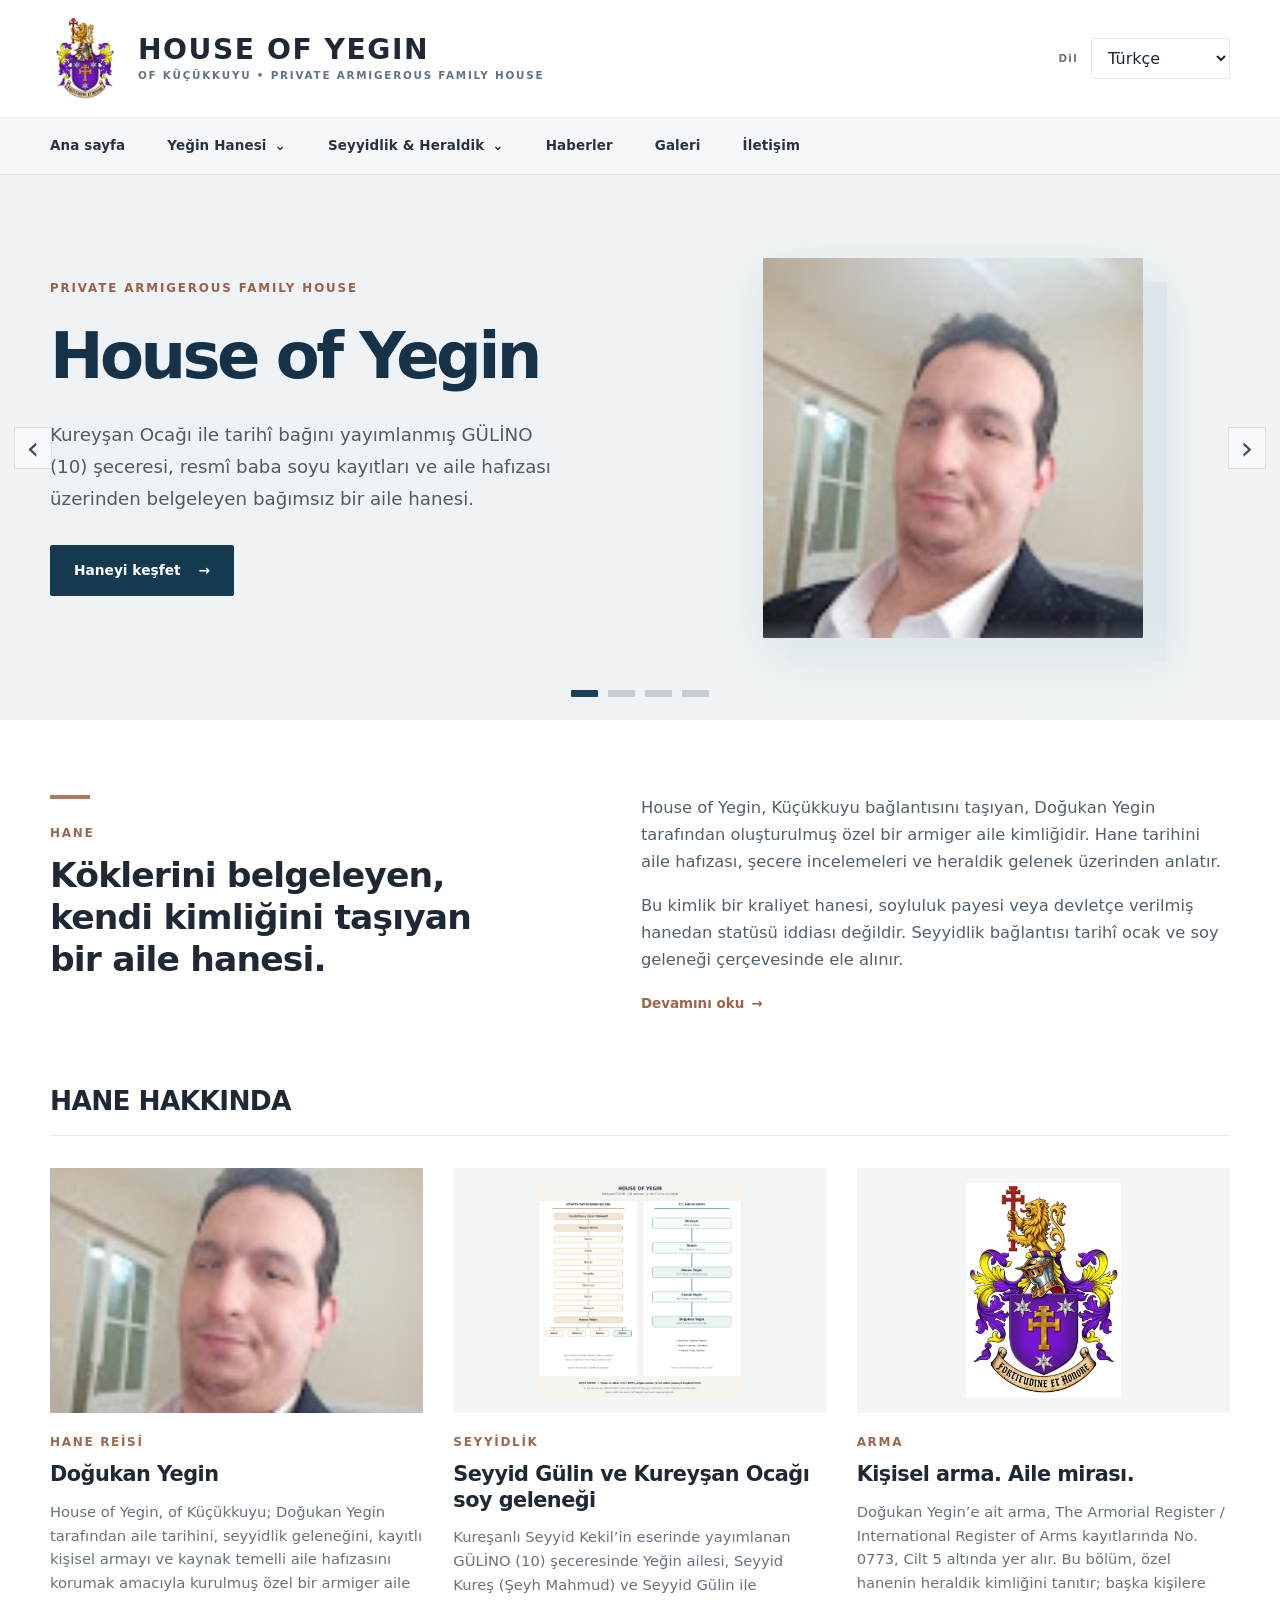
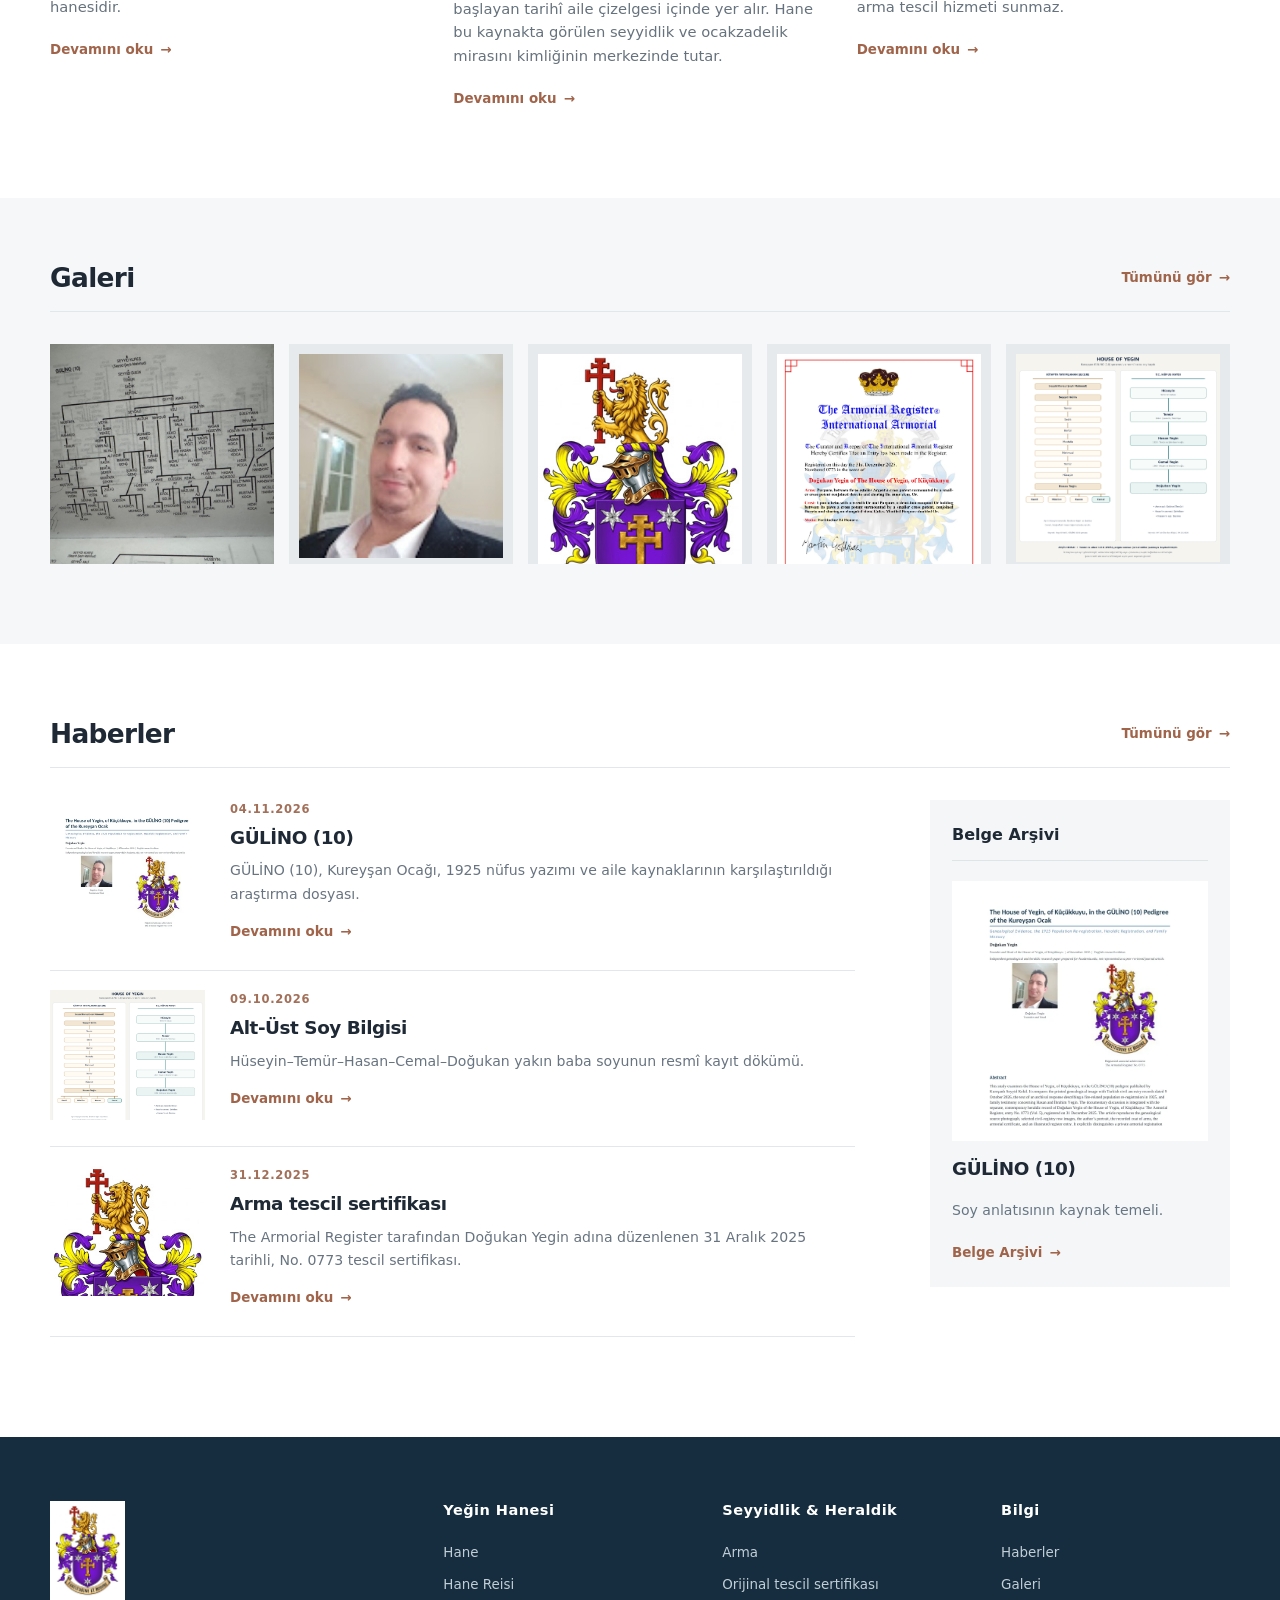
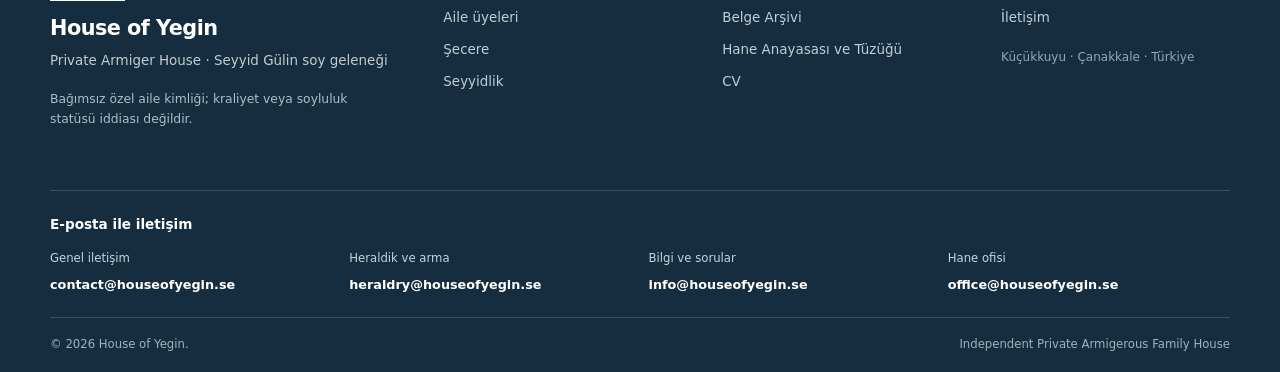
<file: index.html>
<!DOCTYPE html>

<html dir="ltr" lang="tr"><head><meta charset="utf-8"/><meta content="width=device-width,initial-scale=1" name="viewport"/><meta content="light" name="color-scheme"/><meta content="#ffffff" name="theme-color"/><meta content="House of Yegin, of Küçükkuyu — private armigerous family house. Kureyşan Ocak, Seyyid Gülin lineage research, founder Doğukan Yegin, registered arms No. 0773." name="description"/><title>House of Yegin — home</title><link href="assets/house-yegin-shield.svg" rel="icon" type="image/svg+xml"/><link href="modern.css" rel="stylesheet"/><script defer="" src="translations.js"></script><script defer="" src="translations-additions.js"></script><script defer="" src="translations-modern.js"></script><script defer="" src="translations-submenu.js"></script><script defer="True" src="translations-photo.js"></script><script defer="" src="translations-emails.js"></script><script defer="" src="modern.js"></script></head><body data-page="home"><a class="skip-to-content" href="#main"><span data-i18n="skip">Ana içeriğe geç</span></a><header class="site-header"><div class="container head-brand-row"><a class="brand" href="index.html"><span class="brand-image"><img alt="House of Yegin" src="assets/dogukan-yegin-registered-arms.jpg"/></span><span class="brand-wordmark"><strong>HOUSE OF YEGIN</strong><small>OF KÜÇÜKKUYU <i>•</i> PRIVATE ARMIGEROUS FAMILY HOUSE</small></span></a><div class="brand-utilities"><span class="utility-label"><span data-i18n="languageTitle">LANGUAGE</span></span><select aria-label="Language" id="language"><option value="tr">Türkçe</option><option value="en">English</option><option value="nb">Norsk</option><option value="sv">Svenska</option><option value="da">Dansk</option><option value="es">Español</option><option value="de">Deutsch</option><option value="ar">العربية</option><option value="ka">ქართული</option><option value="fr">Français</option><option value="nl-BE">Vlaams</option></select><button aria-controls="main-nav" aria-expanded="false" class="menu-toggle" id="menu-toggle" type="button">☰ <span><span data-i18n="menuLabel">Menü</span></span></button></div></div><div class="nav-shell"><div class="container"><nav aria-label="Main menu" class="site-nav" id="main-nav"><ul class="nav-main"><li><a class="" href="index.html"><span data-i18n="navHome">Ana sayfa</span></a></li><li class="has-dropdown"><button aria-expanded="false" class="drop-trigger" type="button"><span data-i18n="navHouseTop">Yeğin Hanesi</span> <span aria-hidden="true">⌄</span></button><ul class="dropdown" role="list"><li><a class="" href="hane.html"><span data-i18n="navHouse">Hane Hakkında</span></a></li><li><a class="" href="aile.html"><span data-i18n="navFamily">Aile Üyeleri</span></a></li><li><a class="" href="hane-reisi.html"><span data-i18n="navHead">Hane Reisi</span></a></li><li><a class="" href="secere.html"><span data-i18n="navTree">Şecere</span></a></li><li><a class="" href="tuzuk.html"><span data-i18n="navConstitution">Hane Tüzüğü</span></a></li></ul></li><li class="has-dropdown"><button aria-expanded="false" class="drop-trigger" type="button"><span data-i18n="navHeritageTop">Miras &amp; Heraldik</span> <span aria-hidden="true">⌄</span></button><ul class="dropdown" role="list"><li><a class="" href="seyyidlik.html"><span data-i18n="navHeritage">Seyyidlik</span></a></li><li><a class="" href="arma.html"><span data-i18n="navArms">Kişisel Arma</span></a></li><li class="has-submenu"><button aria-expanded="false" class="submenu-trigger" type="button"><span data-i18n="navArmDocs">Arma belgeleri</span> <span aria-hidden="true">›</span></button><ul class="submenu" role="list"><li><a href="sertifika.html"><span data-i18n="navCertificate">Arma Sertifikası</span></a></li><li><a href="tuzuk.html"><span data-i18n="navConstitution">Hane Tüzüğü</span></a></li></ul></li><li class="has-submenu"><button aria-expanded="false" class="submenu-trigger" type="button"><span data-i18n="navResearchArchive">Araştırma ve arşiv</span> <span aria-hidden="true">›</span></button><ul class="submenu" role="list"><li><a href="dosyalar.html"><span data-i18n="navDocuments">Belge Arşivi</span></a></li><li><a href="ozgecmis.html"><span data-i18n="navCV">Özgeçmiş</span></a></li></ul></li></ul></li><li><a class="" href="haberler.html"><span data-i18n="navNews">Haberler</span></a></li><li><a class="" href="galeri.html"><span data-i18n="navGallery">Galeri</span></a></li><li><a class="" href="iletisim.html"><span data-i18n="navContact">İletişim</span></a></li></ul></nav></div></div></header><main id="main"><section aria-label="House of Yegin" class="home-hero"><div class="slide is-visible" data-slide="0"><div class="container slide-grid"><div class="slide-copy"><div class="slide-eyebrow">PRIVATE ARMIGEROUS FAMILY HOUSE</div><h1>House of Yegin</h1><p class="slide-sub"><span data-i18n="homeLead">Küçükkuyu merkezli özel aile mirası, Kureyşan seyyidlik geleneği ve kayıtlı heraldik kimlik.</span></p><a class="primary-cta" href="hane.html"><span data-i18n="discoverHouse">Haneyi keşfet</span> <span>→</span></a></div><div class="slide-visual portrait-visual"><img alt="Doğukan Yegin" src="assets/dogukan-yegin-portrait.jpg"/></div></div></div><div class="slide" data-slide="1"><div class="container slide-grid"><div class="slide-copy"><div class="slide-eyebrow">THE ARMORIAL REGISTER · NO. 0773</div><h2><span data-i18n="slideArms">Kayıtlı kişisel arma</span></h2><p class="slide-sub"><span data-i18n="armsParagraph">Doğukan Yegin’in kişisel arması, The Armorial Register’da 0773 numarası ile kayıtlıdır.</span></p><a class="primary-cta" href="arma.html"><span data-i18n="navArms">Arma</span> <span>→</span></a></div><div class="slide-visual arms-visual"><img alt="Registered arms" src="assets/dogukan-yegin-registered-arms.jpg"/></div></div></div><div class="slide" data-slide="2"><div class="container slide-grid"><div class="slide-copy"><div class="slide-eyebrow">KUREYŞAN OCAĞI · GÜLİNO (10)</div><h2><span data-i18n="slideTree">Seyyid Gülin şeceresi</span></h2><p class="slide-sub"><span data-i18n="heritageParagraph">Yeğin ailesi, Kureyşan Ocağı’nın GÜLİNO (10) şeceresindeki soy koluyla bağlantılı olarak araştırılmaktadır.</span></p><a class="primary-cta" href="secere.html"><span data-i18n="navTree">Şecere</span> <span>→</span></a></div><div class="slide-visual tree-visual"><img alt="Yegin family research chart" src="assets/house-yegin-family-lines.png"/></div></div></div><div class="slide" data-slide="3"><div class="container slide-grid"><div class="slide-copy"><div class="slide-eyebrow">REGISTERED 31 DECEMBER 2025</div><h2><span data-i18n="slideCert">Orijinal tescil belgesi</span></h2><p class="slide-sub"><span data-i18n="certificateIntro">The Armorial Register tarafından düzenlenen 0773 numaralı sertifika.</span></p><a class="primary-cta" href="sertifika.html"><span data-i18n="navCertificate">Sertifika</span> <span>→</span></a></div><div class="slide-visual cert-visual"><img alt="Armorial certificate" src="assets/armorial-certificate-0773.webp"/></div></div></div><button aria-label="Önceki görsel" class="slide-arrow prev-slide" type="button">‹</button><button aria-label="Sonraki görsel" class="slide-arrow next-slide" type="button">›</button><div aria-label="Slaytlar" class="slider-dots" role="group"><button aria-label="Slayt 1" class="is-active" data-to="0" type="button"></button><button aria-label="Slayt 2" data-to="1" type="button"></button><button aria-label="Slayt 3" data-to="2" type="button"></button><button aria-label="Slayt 4" data-to="3" type="button"></button></div></section>
<section class="container home-intro"><div class="intro-heading"><span class="top-accent"></span><p class="eyebrow"><span data-i18n="navHouse">Hane</span></p><h2><span data-i18n="homeWelcome">House of Yegin’e Hoş Geldiniz</span></h2></div><div class="intro-body"><p><span data-i18n="houseParagraph">House of Yegin, of Küçükkuyu, Doğukan Yegin tarafından kurulan özel bir armiger aile hanesidir.</span></p><p><span data-i18n="houseParagraph2">Bu hane bir kraliyet veya soyluluk hanesi değildir; bağımsız aile mirası ve kişisel heraldik kimlik temelinde faaliyet gösterir.</span></p><a class="text-link" href="hane.html"><span data-i18n="readMore">Daha fazla bilgi</span> →</a></div></section>
<section class="home-features container"><div class="section-heading-line"><h2><span data-i18n="featured">Hane hakkında</span></h2><span></span></div><div class="feature-grid"><article class="feature-card"><a class="feature-image" href="hane-reisi.html"><img alt="" loading="lazy" src="assets/dogukan-yegin-portrait.jpg"/></a><div class="feature-info"><p class="eyebrow"><span data-i18n="navHead">HANE REİSİ</span></p><h3><a class="" href="hane-reisi.html"><span data-i18n="headTitle">Doğukan Yegin</span></a></h3><p><span data-i18n="headBio">Kurucu ve ilk hane reisi.</span></p><a class="text-link" href="hane-reisi.html"><span data-i18n="readMore">Daha fazla bilgi</span> <span aria-hidden="true">→</span></a></div></article><article class="feature-card"><a class="feature-image" href="seyyidlik.html"><img alt="" loading="lazy" src="assets/house-yegin-family-lines.png"/></a><div class="feature-info"><p class="eyebrow"><span data-i18n="navHeritage">SOY MİRASI</span></p><h3><a class="" href="seyyidlik.html"><span data-i18n="heritageHeading">Seyyid Gülin ve Kureyşan</span></a></h3><p><span data-i18n="heritageParagraph">Kureyşan Ocağı ile bağlantılı şecere araştırması.</span></p><a class="text-link" href="seyyidlik.html"><span data-i18n="readMore">Daha fazla bilgi</span> <span aria-hidden="true">→</span></a></div></article><article class="feature-card"><a class="feature-image" href="arma.html"><img alt="" loading="lazy" src="assets/dogukan-yegin-registered-arms.jpg"/></a><div class="feature-info"><p class="eyebrow"><span data-i18n="navArms">HERALDİK</span></p><h3><a class="" href="arma.html"><span data-i18n="armsHeading">Kişisel arma ve sertifika</span></a></h3><p><span data-i18n="armsParagraph">31 Aralık 2025 tarihli arma tescili.</span></p><a class="text-link" href="arma.html"><span data-i18n="readMore">Daha fazla bilgi</span> <span aria-hidden="true">→</span></a></div></article></div></section>
<section class="gallery-strip"><div class="container"><div class="section-heading-line"><h2><span data-i18n="navGallery">Galeri</span></h2><a class="text-link" href="galeri.html"><span data-i18n="viewAll">Tümünü gör</span> →</a></div><div class="gallery-strip-grid gallery-with-original-photo"><a aria-label="GÜLİNO (10) basılı şecere fotoğrafı — şecere sayfası" href="secere.html"><img alt="GÜLİNO (10) matbu şecere orijinal fotoğrafı" loading="lazy" src="assets/gulino10-orijinal-secere.jpg"/></a><a href="galeri.html"><img alt="Doğukan Yegin" loading="lazy" src="assets/dogukan-yegin-portrait.jpg"/></a><a href="galeri.html"><img alt="House of Yegin arms" loading="lazy" src="assets/dogukan-yegin-registered-arms.jpg"/></a><a href="galeri.html"><img alt="Armorial certificate" loading="lazy" src="assets/armorial-certificate-0773.webp"/></a><a href="galeri.html"><img alt="Genealogical chart" loading="lazy" src="assets/house-yegin-family-lines.png"/></a></div></div></section>
<section class="container home-news"><div class="section-heading-line"><h2><span data-i18n="navNews">Haberler</span></h2><a class="text-link" href="haberler.html"><span data-i18n="viewAll">Tümünü gör</span> →</a></div><div class="news-layout"><div class="news-list"><article class="news-item"><a class="news-thumb" href="documents/house-of-yegin-genealogy-research.pdf"><img alt="" loading="lazy" src="assets/research-preview.webp"/></a><div class="news-text"><p class="news-date">04.11.2026</p><h3><a href="documents/house-of-yegin-genealogy-research.pdf"><span data-i18n="newsTitle1">GÜLİNO (10) şecere araştırması</span></a></h3><p><span data-i18n="newsBody1">Kureyşan şeceresindeki Yeğin aile kolunun kaynak temelli incelemesi hazırlandı.</span></p><a class="text-link" href="documents/house-of-yegin-genealogy-research.pdf"><span data-i18n="readMore">Devamını oku</span> →</a></div></article><article class="news-item"><a class="news-thumb" href="secere.html"><img alt="" loading="lazy" src="assets/house-yegin-family-lines.png"/></a><div class="news-text"><p class="news-date">09.10.2026</p><h3><a href="secere.html"><span data-i18n="newsTitle2">Soy kayıtlarının karşılaştırılması</span></a></h3><p><span data-i18n="newsBody2">Baba soyuna ait nüfus kaydı, basılı şecereden ayrı bir tarihî kaynak olarak incelendi.</span></p><a class="text-link" href="secere.html"><span data-i18n="readMore">Devamını oku</span> →</a></div></article><article class="news-item"><a class="news-thumb" href="documents/armorial-register-certificate-0773.pdf"><img alt="" loading="lazy" src="assets/dogukan-yegin-registered-arms.jpg"/></a><div class="news-text"><p class="news-date">31.12.2025</p><h3><a href="documents/armorial-register-certificate-0773.pdf"><span data-i18n="newsTitle3">0773 numaralı arma kaydı</span></a></h3><p><span data-i18n="newsBody3">Doğukan Yegin’in kişisel arması The Armorial Register’da 0773 numarasıyla kaydedildi.</span></p><a class="text-link" href="documents/armorial-register-certificate-0773.pdf"><span data-i18n="readMore">Devamını oku</span> →</a></div></article></div><aside class="home-news-side"><div class="side-heading"><span data-i18n="navDocuments">Hane Arşivi</span></div><a href="dosyalar.html"><img alt="Family research" loading="lazy" src="assets/research-preview.webp"/></a><h3>GÜLİNO (10)</h3><p><span data-i18n="sourceHeading">Aile tarihine ilişkin belgesel araştırma.</span></p><a class="text-link" href="dosyalar.html"><span data-i18n="openArchive">Arşivi aç</span> →</a></aside></div></section></main><footer class="site-footer"><div class="container footer-grid"><div class="footer-about"><img alt="" height="90" src="assets/dogukan-yegin-registered-arms.jpg" width="68"/><h3>House of Yegin</h3><p><span data-i18n="footerTag">Özel armiger aile hanesi · Seyyid Gülin şecere geleneği</span></p><small><span data-i18n="footerDisclaimer">Kraliyet veya soyluluk hanesi olduğu iddiası bulunmayan özel aile kimliği.</span></small></div><div><h4><span data-i18n="navHouseTop">Yeğin Hanesi</span></h4><a class="" href="hane.html"><span data-i18n="navHouse">Hane</span></a> <a class="" href="hane-reisi.html"><span data-i18n="navHead">Hane Reisi</span></a> <a class="" href="aile.html"><span data-i18n="navFamily">Aile</span></a> <a class="" href="secere.html"><span data-i18n="navTree">Şecere</span></a> <a class="" href="seyyidlik.html"><span data-i18n="navHeritage">Seyyidlik</span></a></div><div><h4><span data-i18n="navHeritageTop">Miras &amp; Heraldik</span></h4><a class="" href="arma.html"><span data-i18n="navArms">Arma</span></a> <a class="" href="sertifika.html"><span data-i18n="navCertificate">Sertifika</span></a> <a class="" href="dosyalar.html"><span data-i18n="navDocuments">Arşiv</span></a> <a class="" href="tuzuk.html"><span data-i18n="navConstitution">Tüzük</span></a> <a class="" href="ozgecmis.html"><span data-i18n="navCV">CV</span></a></div><div><h4><span data-i18n="footerExplore">Bilgi</span></h4><a class="" href="haberler.html"><span data-i18n="navNews">Haberler</span></a> <a class="" href="galeri.html"><span data-i18n="navGallery">Galeri</span></a> <a class="" href="iletisim.html"><span data-i18n="navContact">İletişim</span></a><p class="footer-address">Küçükkuyu · Çanakkale · Türkiye</p></div></div><div aria-label="House of Yegin email addresses" class="container site-footer-email-links"><div class="footer-email-heading"><span data-i18n="emailFooterTitle">E-posta ile iletişim</span></div><div class="footer-email-grid"><div class="footer-email-item"><span data-i18n="emailContact">Genel iletişim</span><a dir="ltr" href="mailto:contact@houseofyegin.se">contact@houseofyegin.se</a></div><div class="footer-email-item"><span data-i18n="emailHeraldry">Heraldik ve arma</span><a dir="ltr" href="mailto:heraldry@houseofyegin.se">heraldry@houseofyegin.se</a></div><div class="footer-email-item"><span data-i18n="emailInfo">Bilgi ve sorular</span><a dir="ltr" href="mailto:info@houseofyegin.se">info@houseofyegin.se</a></div><div class="footer-email-item"><span data-i18n="emailOffice">Hane ofisi</span><a dir="ltr" href="mailto:office@houseofyegin.se">office@houseofyegin.se</a></div></div></div><div class="footer-bottom container"><span>© <span id="year">2026</span> House of Yegin.</span><span>Independent Private Armigerous Family House</span></div></footer><div class="lightbox" hidden="" id="lightbox"><button aria-label="Close" id="close-lightbox" type="button">×</button><img alt="" id="lightbox-image"/></div></body></html>
</file>
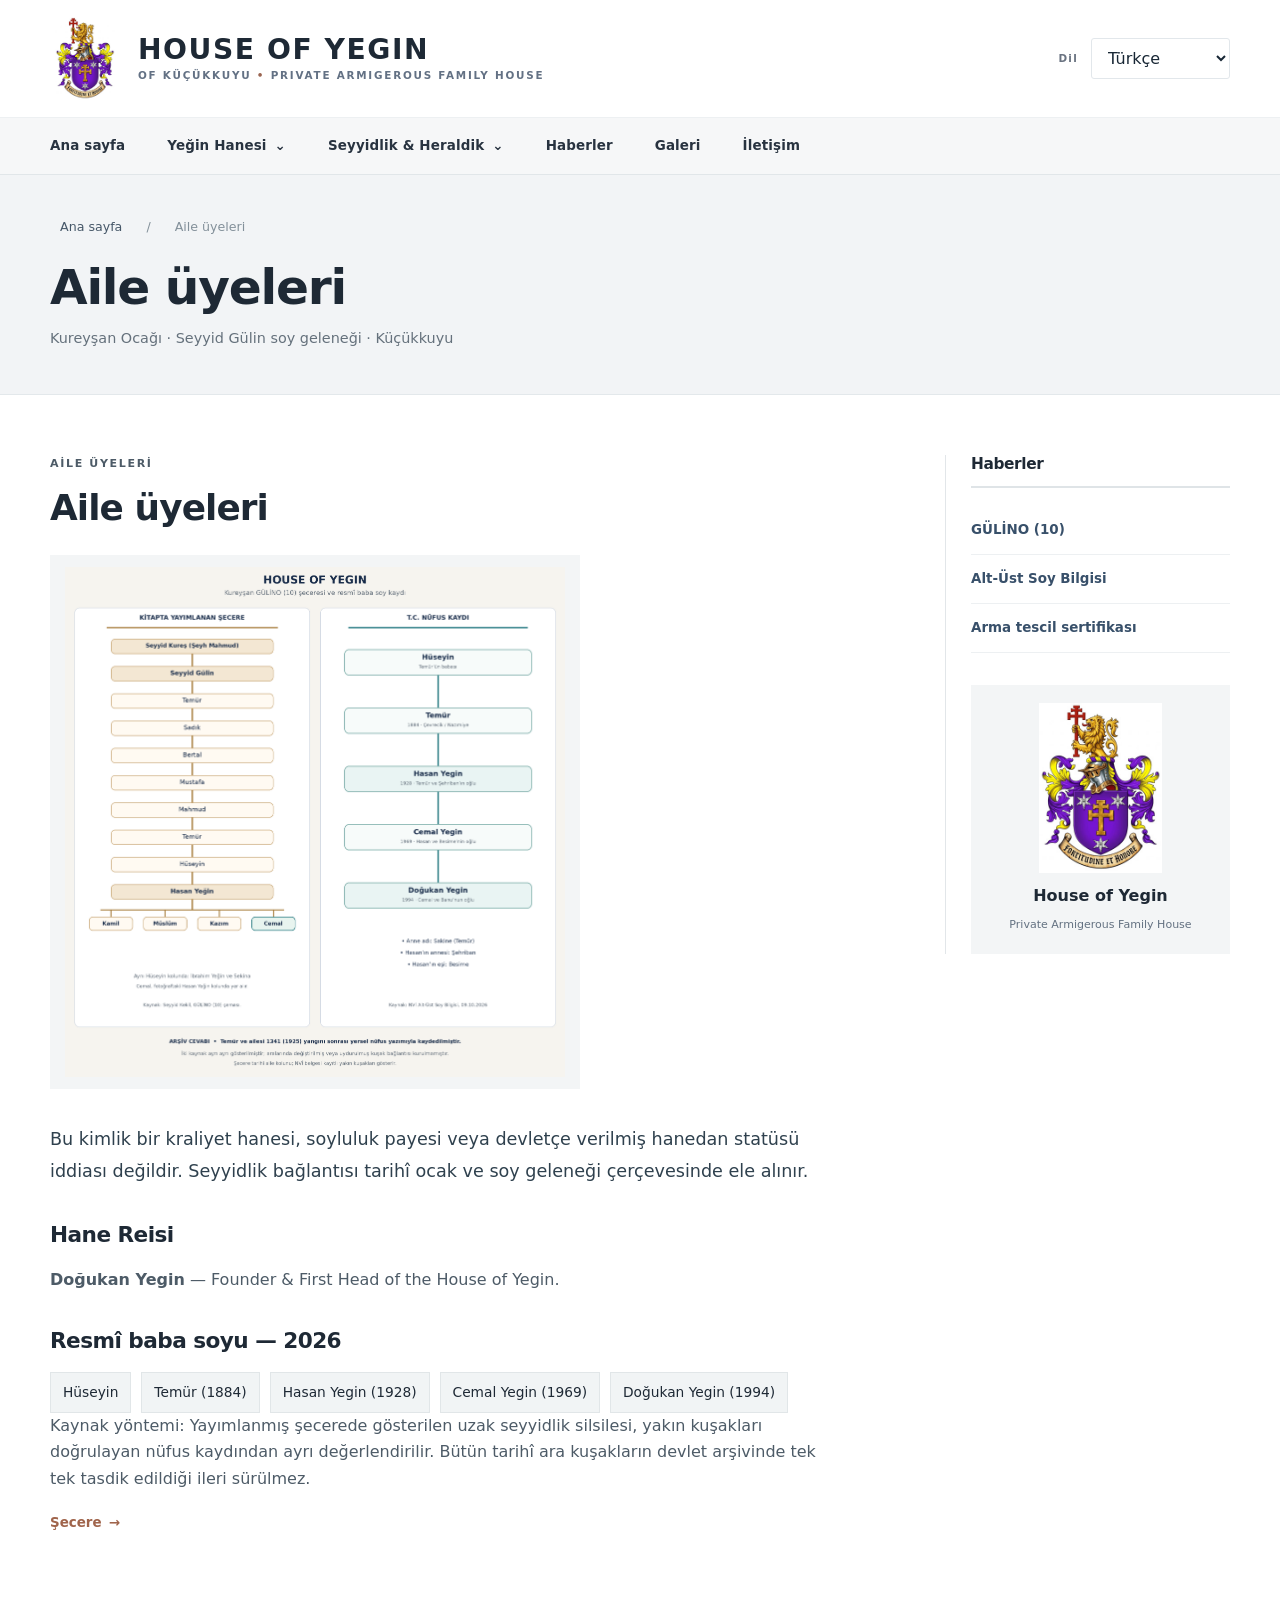
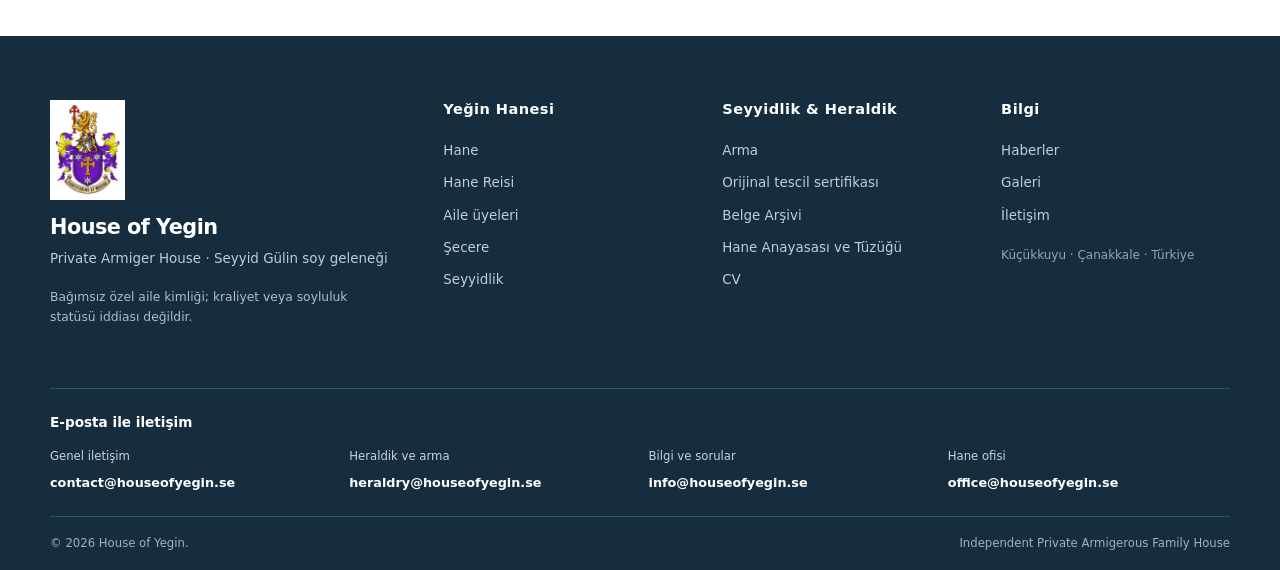
<file: aile.html>
<!DOCTYPE html>

<html dir="ltr" lang="tr"><head><meta charset="utf-8"/><meta content="width=device-width,initial-scale=1" name="viewport"/><meta content="light" name="color-scheme"/><meta content="#ffffff" name="theme-color"/><meta content="House of Yegin, of Küçükkuyu — private armigerous family house. Kureyşan Ocak, Seyyid Gülin lineage research, founder Doğukan Yegin, registered arms No. 0773." name="description"/><title>House of Yegin — family</title><link href="assets/house-yegin-shield.svg" rel="icon" type="image/svg+xml"/><link href="modern.css" rel="stylesheet"/><script defer="" src="translations.js"></script><script defer="" src="translations-additions.js"></script><script defer="" src="translations-modern.js"></script><script defer="" src="translations-submenu.js"></script><script defer="True" src="translations-photo.js"></script><script defer="" src="translations-emails.js"></script><script defer="" src="modern.js"></script></head><body data-page="family"><a class="skip-to-content" href="#main"><span data-i18n="skip">Ana içeriğe geç</span></a><header class="site-header"><div class="container head-brand-row"><a class="brand" href="index.html"><span class="brand-image"><img alt="House of Yegin" src="assets/dogukan-yegin-registered-arms.jpg"/></span><span class="brand-wordmark"><strong>HOUSE OF YEGIN</strong><small>OF KÜÇÜKKUYU <i>•</i> PRIVATE ARMIGEROUS FAMILY HOUSE</small></span></a><div class="brand-utilities"><span class="utility-label"><span data-i18n="languageTitle">LANGUAGE</span></span><select aria-label="Language" id="language"><option value="tr">Türkçe</option><option value="en">English</option><option value="nb">Norsk</option><option value="sv">Svenska</option><option value="da">Dansk</option><option value="es">Español</option><option value="de">Deutsch</option><option value="ar">العربية</option><option value="ka">ქართული</option><option value="fr">Français</option><option value="nl-BE">Vlaams</option></select><button aria-controls="main-nav" aria-expanded="false" class="menu-toggle" id="menu-toggle" type="button">☰ <span><span data-i18n="menuLabel">Menü</span></span></button></div></div><div class="nav-shell"><div class="container"><nav aria-label="Main menu" class="site-nav" id="main-nav"><ul class="nav-main"><li><a class="" href="index.html"><span data-i18n="navHome">Ana sayfa</span></a></li><li class="has-dropdown"><button aria-expanded="false" class="drop-trigger" type="button"><span data-i18n="navHouseTop">Yeğin Hanesi</span> <span aria-hidden="true">⌄</span></button><ul class="dropdown" role="list"><li><a class="" href="hane.html"><span data-i18n="navHouse">Hane Hakkında</span></a></li><li><a class="" href="aile.html"><span data-i18n="navFamily">Aile Üyeleri</span></a></li><li><a class="" href="hane-reisi.html"><span data-i18n="navHead">Hane Reisi</span></a></li><li><a class="" href="secere.html"><span data-i18n="navTree">Şecere</span></a></li><li><a class="" href="tuzuk.html"><span data-i18n="navConstitution">Hane Tüzüğü</span></a></li></ul></li><li class="has-dropdown"><button aria-expanded="false" class="drop-trigger" type="button"><span data-i18n="navHeritageTop">Miras &amp; Heraldik</span> <span aria-hidden="true">⌄</span></button><ul class="dropdown" role="list"><li><a class="" href="seyyidlik.html"><span data-i18n="navHeritage">Seyyidlik</span></a></li><li><a class="" href="arma.html"><span data-i18n="navArms">Kişisel Arma</span></a></li><li class="has-submenu"><button aria-expanded="false" class="submenu-trigger" type="button"><span data-i18n="navArmDocs">Arma belgeleri</span> <span aria-hidden="true">›</span></button><ul class="submenu" role="list"><li><a href="sertifika.html"><span data-i18n="navCertificate">Arma Sertifikası</span></a></li><li><a href="tuzuk.html"><span data-i18n="navConstitution">Hane Tüzüğü</span></a></li></ul></li><li class="has-submenu"><button aria-expanded="false" class="submenu-trigger" type="button"><span data-i18n="navResearchArchive">Araştırma ve arşiv</span> <span aria-hidden="true">›</span></button><ul class="submenu" role="list"><li><a href="dosyalar.html"><span data-i18n="navDocuments">Belge Arşivi</span></a></li><li><a href="ozgecmis.html"><span data-i18n="navCV">Özgeçmiş</span></a></li></ul></li></ul></li><li><a class="" href="haberler.html"><span data-i18n="navNews">Haberler</span></a></li><li><a class="" href="galeri.html"><span data-i18n="navGallery">Galeri</span></a></li><li><a class="" href="iletisim.html"><span data-i18n="navContact">İletişim</span></a></li></ul></nav></div></div></header><main id="main"><div class="page-banner"><div class="container"><p class="page-crumb"><a class="" href="index.html"><span data-i18n="navHome">Ana sayfa</span></a> <span> / </span> <span data-i18n="navFamily">Aile Üyeleri</span></p><h1><span data-i18n="navFamily">Aile Üyeleri</span></h1><p><span data-i18n="siteIdentity">Küçükkuyu · Özel armiger aile hanesi · Kureyşan seyyidlik geleneği</span></p></div></div><div class="container article-layout"><article class="main-article"><p class="article-eyebrow"><span data-i18n="navFamily">Aile Üyeleri</span></p><h2><span data-i18n="navFamily">Aile Üyeleri</span></h2><figure class="article-photo"><img alt="" loading="lazy" src="assets/house-yegin-family-lines.png"/></figure><p class="lead"><span data-i18n="familyIntro">House of Yegin aile soyunu, yaşayan kişilerin mahremiyetine saygı göstererek belgelerle aktarmaktadır.</span></p><h3><span data-i18n="navHead">Hane Reisi</span></h3><p><strong>Doğukan Yegin</strong> — Founder &amp; First Head of the House of Yegin.</p><h3><span data-i18n="familyKnown">Belgelenmiş baba soyu</span></h3><div class="line-list"><span>Hüseyin</span><span>Temür (1884)</span><span>Hasan Yegin (1928)</span><span>Cemal Yegin (1969)</span><span>Doğukan Yegin (1994)</span></div><p><span data-i18n="familyCaution">Bu yakın soy dizisi resmî nüfus kayıtlarında yer almaktadır. Tarihî basılı şecere ayrı bir kaynak olarak sunulur.</span></p><a class="text-link" href="secere.html"><span data-i18n="navTree">Şecere</span> →</a></article><aside class="page-sidebar"><h3><span data-i18n="recentNews">Son gelişmeler</span></h3><div class="sidebar-links"><a href="haberler.html"><span data-i18n="newsTitle1">Şecere araştırması</span></a><a href="haberler.html"><span data-i18n="newsTitle2">Soy kaydı incelemesi</span></a><a href="haberler.html"><span data-i18n="newsTitle3">Arma kaydı</span></a></div><div class="sidebar-promo"><img alt="" src="assets/dogukan-yegin-registered-arms.jpg"/><p>House of Yegin</p><small>Private Armigerous Family House</small></div></aside></div></main><footer class="site-footer"><div class="container footer-grid"><div class="footer-about"><img alt="" height="90" src="assets/dogukan-yegin-registered-arms.jpg" width="68"/><h3>House of Yegin</h3><p><span data-i18n="footerTag">Özel armiger aile hanesi · Seyyid Gülin şecere geleneği</span></p><small><span data-i18n="footerDisclaimer">Kraliyet veya soyluluk hanesi olduğu iddiası bulunmayan özel aile kimliği.</span></small></div><div><h4><span data-i18n="navHouseTop">Yeğin Hanesi</span></h4><a class="" href="hane.html"><span data-i18n="navHouse">Hane</span></a> <a class="" href="hane-reisi.html"><span data-i18n="navHead">Hane Reisi</span></a> <a class="" href="aile.html"><span data-i18n="navFamily">Aile</span></a> <a class="" href="secere.html"><span data-i18n="navTree">Şecere</span></a> <a class="" href="seyyidlik.html"><span data-i18n="navHeritage">Seyyidlik</span></a></div><div><h4><span data-i18n="navHeritageTop">Miras &amp; Heraldik</span></h4><a class="" href="arma.html"><span data-i18n="navArms">Arma</span></a> <a class="" href="sertifika.html"><span data-i18n="navCertificate">Sertifika</span></a> <a class="" href="dosyalar.html"><span data-i18n="navDocuments">Arşiv</span></a> <a class="" href="tuzuk.html"><span data-i18n="navConstitution">Tüzük</span></a> <a class="" href="ozgecmis.html"><span data-i18n="navCV">CV</span></a></div><div><h4><span data-i18n="footerExplore">Bilgi</span></h4><a class="" href="haberler.html"><span data-i18n="navNews">Haberler</span></a> <a class="" href="galeri.html"><span data-i18n="navGallery">Galeri</span></a> <a class="" href="iletisim.html"><span data-i18n="navContact">İletişim</span></a><p class="footer-address">Küçükkuyu · Çanakkale · Türkiye</p></div></div><div aria-label="House of Yegin email addresses" class="container site-footer-email-links"><div class="footer-email-heading"><span data-i18n="emailFooterTitle">E-posta ile iletişim</span></div><div class="footer-email-grid"><div class="footer-email-item"><span data-i18n="emailContact">Genel iletişim</span><a dir="ltr" href="mailto:contact@houseofyegin.se">contact@houseofyegin.se</a></div><div class="footer-email-item"><span data-i18n="emailHeraldry">Heraldik ve arma</span><a dir="ltr" href="mailto:heraldry@houseofyegin.se">heraldry@houseofyegin.se</a></div><div class="footer-email-item"><span data-i18n="emailInfo">Bilgi ve sorular</span><a dir="ltr" href="mailto:info@houseofyegin.se">info@houseofyegin.se</a></div><div class="footer-email-item"><span data-i18n="emailOffice">Hane ofisi</span><a dir="ltr" href="mailto:office@houseofyegin.se">office@houseofyegin.se</a></div></div></div><div class="footer-bottom container"><span>© <span id="year">2026</span> House of Yegin.</span><span>Independent Private Armigerous Family House</span></div></footer><div class="lightbox" hidden="" id="lightbox"><button aria-label="Close" id="close-lightbox" type="button">×</button><img alt="" id="lightbox-image"/></div></body></html>
</file>
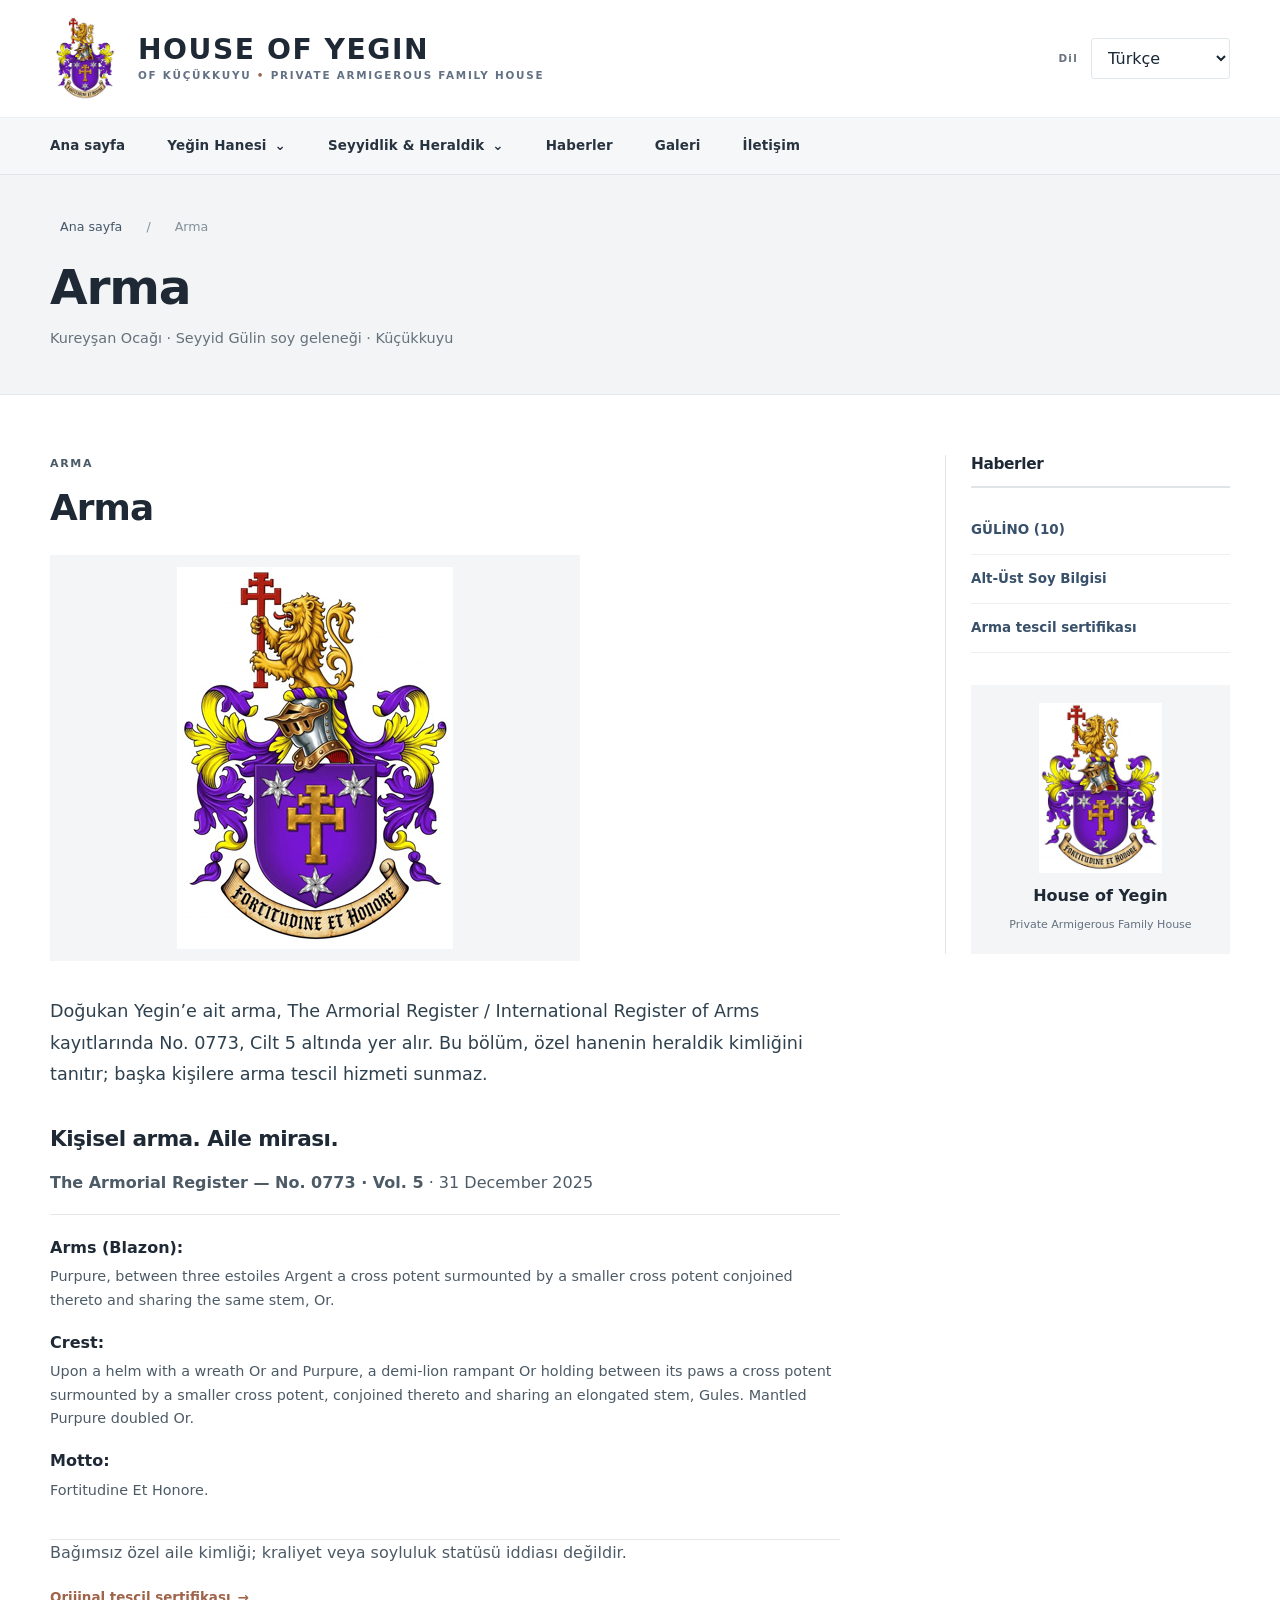
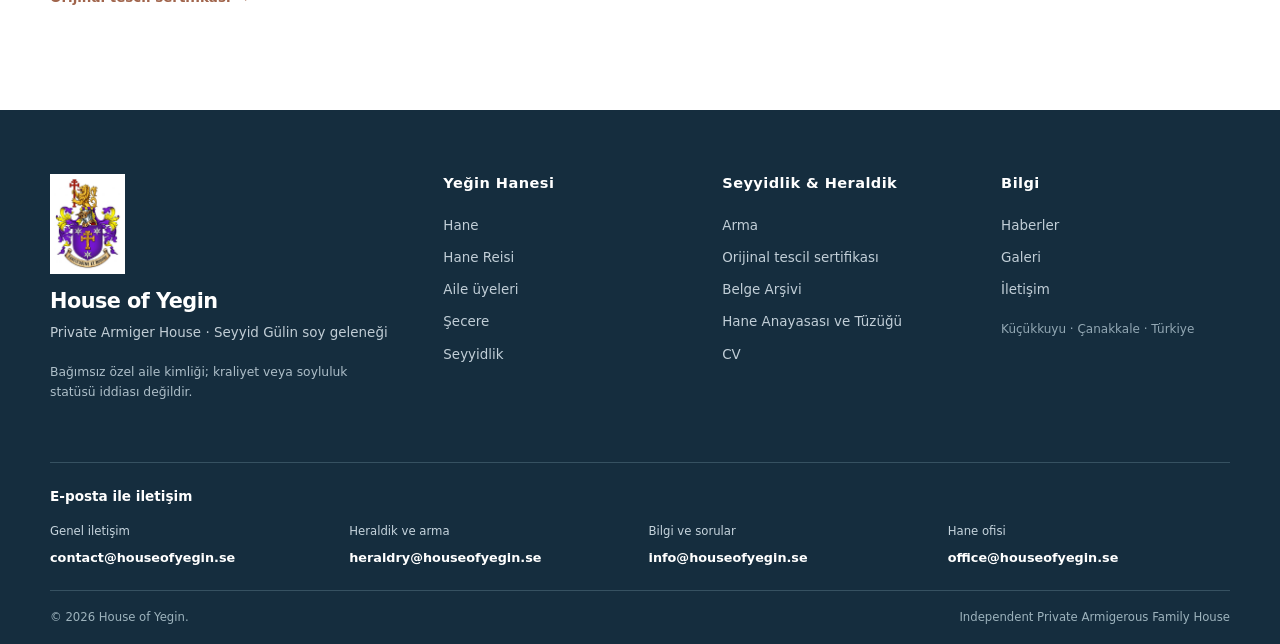
<file: arma.html>
<!DOCTYPE html>

<html dir="ltr" lang="tr"><head><meta charset="utf-8"/><meta content="width=device-width,initial-scale=1" name="viewport"/><meta content="light" name="color-scheme"/><meta content="#ffffff" name="theme-color"/><meta content="House of Yegin, of Küçükkuyu — private armigerous family house. Kureyşan Ocak, Seyyid Gülin lineage research, founder Doğukan Yegin, registered arms No. 0773." name="description"/><title>House of Yegin — arms</title><link href="assets/house-yegin-shield.svg" rel="icon" type="image/svg+xml"/><link href="modern.css" rel="stylesheet"/><script defer="" src="translations.js"></script><script defer="" src="translations-additions.js"></script><script defer="" src="translations-modern.js"></script><script defer="" src="translations-submenu.js"></script><script defer="True" src="translations-photo.js"></script><script defer="" src="translations-emails.js"></script><script defer="" src="modern.js"></script></head><body data-page="arms"><a class="skip-to-content" href="#main"><span data-i18n="skip">Ana içeriğe geç</span></a><header class="site-header"><div class="container head-brand-row"><a class="brand" href="index.html"><span class="brand-image"><img alt="House of Yegin" src="assets/dogukan-yegin-registered-arms.jpg"/></span><span class="brand-wordmark"><strong>HOUSE OF YEGIN</strong><small>OF KÜÇÜKKUYU <i>•</i> PRIVATE ARMIGEROUS FAMILY HOUSE</small></span></a><div class="brand-utilities"><span class="utility-label"><span data-i18n="languageTitle">LANGUAGE</span></span><select aria-label="Language" id="language"><option value="tr">Türkçe</option><option value="en">English</option><option value="nb">Norsk</option><option value="sv">Svenska</option><option value="da">Dansk</option><option value="es">Español</option><option value="de">Deutsch</option><option value="ar">العربية</option><option value="ka">ქართული</option><option value="fr">Français</option><option value="nl-BE">Vlaams</option></select><button aria-controls="main-nav" aria-expanded="false" class="menu-toggle" id="menu-toggle" type="button">☰ <span><span data-i18n="menuLabel">Menü</span></span></button></div></div><div class="nav-shell"><div class="container"><nav aria-label="Main menu" class="site-nav" id="main-nav"><ul class="nav-main"><li><a class="" href="index.html"><span data-i18n="navHome">Ana sayfa</span></a></li><li class="has-dropdown"><button aria-expanded="false" class="drop-trigger" type="button"><span data-i18n="navHouseTop">Yeğin Hanesi</span> <span aria-hidden="true">⌄</span></button><ul class="dropdown" role="list"><li><a class="" href="hane.html"><span data-i18n="navHouse">Hane Hakkında</span></a></li><li><a class="" href="aile.html"><span data-i18n="navFamily">Aile Üyeleri</span></a></li><li><a class="" href="hane-reisi.html"><span data-i18n="navHead">Hane Reisi</span></a></li><li><a class="" href="secere.html"><span data-i18n="navTree">Şecere</span></a></li><li><a class="" href="tuzuk.html"><span data-i18n="navConstitution">Hane Tüzüğü</span></a></li></ul></li><li class="has-dropdown"><button aria-expanded="false" class="drop-trigger" type="button"><span data-i18n="navHeritageTop">Miras &amp; Heraldik</span> <span aria-hidden="true">⌄</span></button><ul class="dropdown" role="list"><li><a class="" href="seyyidlik.html"><span data-i18n="navHeritage">Seyyidlik</span></a></li><li><a class="" href="arma.html"><span data-i18n="navArms">Kişisel Arma</span></a></li><li class="has-submenu"><button aria-expanded="false" class="submenu-trigger" type="button"><span data-i18n="navArmDocs">Arma belgeleri</span> <span aria-hidden="true">›</span></button><ul class="submenu" role="list"><li><a href="sertifika.html"><span data-i18n="navCertificate">Arma Sertifikası</span></a></li><li><a href="tuzuk.html"><span data-i18n="navConstitution">Hane Tüzüğü</span></a></li></ul></li><li class="has-submenu"><button aria-expanded="false" class="submenu-trigger" type="button"><span data-i18n="navResearchArchive">Araştırma ve arşiv</span> <span aria-hidden="true">›</span></button><ul class="submenu" role="list"><li><a href="dosyalar.html"><span data-i18n="navDocuments">Belge Arşivi</span></a></li><li><a href="ozgecmis.html"><span data-i18n="navCV">Özgeçmiş</span></a></li></ul></li></ul></li><li><a class="" href="haberler.html"><span data-i18n="navNews">Haberler</span></a></li><li><a class="" href="galeri.html"><span data-i18n="navGallery">Galeri</span></a></li><li><a class="" href="iletisim.html"><span data-i18n="navContact">İletişim</span></a></li></ul></nav></div></div></header><main id="main"><div class="page-banner"><div class="container"><p class="page-crumb"><a class="" href="index.html"><span data-i18n="navHome">Ana sayfa</span></a> <span> / </span> <span data-i18n="navArms">Heraldik Arma</span></p><h1><span data-i18n="navArms">Heraldik Arma</span></h1><p><span data-i18n="siteIdentity">Küçükkuyu · Özel armiger aile hanesi · Kureyşan seyyidlik geleneği</span></p></div></div><div class="container article-layout"><article class="main-article"><p class="article-eyebrow"><span data-i18n="navArms">Heraldik Arma</span></p><h2><span data-i18n="navArms">Heraldik Arma</span></h2><figure class="article-photo"><img alt="" loading="lazy" src="assets/dogukan-yegin-registered-arms.jpg"/></figure><p class="lead"><span data-i18n="armsParagraph">Doğukan Yegin’in kişisel arması The Armorial Register’da No. 0773, Cilt 5 olarak kayıtlıdır.</span></p><h3><span data-i18n="registeredArms">Kayıtlı arma</span></h3><p><strong>The Armorial Register — No. 0773 · Vol. 5</strong> · 31 December 2025</p><div class="recorded-blazon"><strong>Arms (Blazon):</strong><p>Purpure, between three estoiles Argent a cross potent surmounted by a smaller cross potent conjoined thereto and sharing the same stem, Or.</p><strong>Crest:</strong><p>Upon a helm with a wreath Or and Purpure, a demi-lion rampant Or holding between its paws a cross potent surmounted by a smaller cross potent, conjoined thereto and sharing an elongated stem, Gules. Mantled Purpure doubled Or.</p><strong>Motto:</strong><p>Fortitudine Et Honore.</p></div><p><span data-i18n="heraldicNote">Bu kayıt Doğukan Yegin’in kişisel arması içindir. Bağımsız bir armorial sicil kaydıdır; devlet tarafından verilen bir soyluluk unvanı değildir.</span></p><a class="text-link" href="sertifika.html"><span data-i18n="navCertificate">Sertifika</span> →</a></article><aside class="page-sidebar"><h3><span data-i18n="recentNews">Son gelişmeler</span></h3><div class="sidebar-links"><a href="haberler.html"><span data-i18n="newsTitle1">Şecere araştırması</span></a><a href="haberler.html"><span data-i18n="newsTitle2">Soy kaydı incelemesi</span></a><a href="haberler.html"><span data-i18n="newsTitle3">Arma kaydı</span></a></div><div class="sidebar-promo"><img alt="" src="assets/dogukan-yegin-registered-arms.jpg"/><p>House of Yegin</p><small>Private Armigerous Family House</small></div></aside></div></main><footer class="site-footer"><div class="container footer-grid"><div class="footer-about"><img alt="" height="90" src="assets/dogukan-yegin-registered-arms.jpg" width="68"/><h3>House of Yegin</h3><p><span data-i18n="footerTag">Özel armiger aile hanesi · Seyyid Gülin şecere geleneği</span></p><small><span data-i18n="footerDisclaimer">Kraliyet veya soyluluk hanesi olduğu iddiası bulunmayan özel aile kimliği.</span></small></div><div><h4><span data-i18n="navHouseTop">Yeğin Hanesi</span></h4><a class="" href="hane.html"><span data-i18n="navHouse">Hane</span></a> <a class="" href="hane-reisi.html"><span data-i18n="navHead">Hane Reisi</span></a> <a class="" href="aile.html"><span data-i18n="navFamily">Aile</span></a> <a class="" href="secere.html"><span data-i18n="navTree">Şecere</span></a> <a class="" href="seyyidlik.html"><span data-i18n="navHeritage">Seyyidlik</span></a></div><div><h4><span data-i18n="navHeritageTop">Miras &amp; Heraldik</span></h4><a class="" href="arma.html"><span data-i18n="navArms">Arma</span></a> <a class="" href="sertifika.html"><span data-i18n="navCertificate">Sertifika</span></a> <a class="" href="dosyalar.html"><span data-i18n="navDocuments">Arşiv</span></a> <a class="" href="tuzuk.html"><span data-i18n="navConstitution">Tüzük</span></a> <a class="" href="ozgecmis.html"><span data-i18n="navCV">CV</span></a></div><div><h4><span data-i18n="footerExplore">Bilgi</span></h4><a class="" href="haberler.html"><span data-i18n="navNews">Haberler</span></a> <a class="" href="galeri.html"><span data-i18n="navGallery">Galeri</span></a> <a class="" href="iletisim.html"><span data-i18n="navContact">İletişim</span></a><p class="footer-address">Küçükkuyu · Çanakkale · Türkiye</p></div></div><div aria-label="House of Yegin email addresses" class="container site-footer-email-links"><div class="footer-email-heading"><span data-i18n="emailFooterTitle">E-posta ile iletişim</span></div><div class="footer-email-grid"><div class="footer-email-item"><span data-i18n="emailContact">Genel iletişim</span><a dir="ltr" href="mailto:contact@houseofyegin.se">contact@houseofyegin.se</a></div><div class="footer-email-item"><span data-i18n="emailHeraldry">Heraldik ve arma</span><a dir="ltr" href="mailto:heraldry@houseofyegin.se">heraldry@houseofyegin.se</a></div><div class="footer-email-item"><span data-i18n="emailInfo">Bilgi ve sorular</span><a dir="ltr" href="mailto:info@houseofyegin.se">info@houseofyegin.se</a></div><div class="footer-email-item"><span data-i18n="emailOffice">Hane ofisi</span><a dir="ltr" href="mailto:office@houseofyegin.se">office@houseofyegin.se</a></div></div></div><div class="footer-bottom container"><span>© <span id="year">2026</span> House of Yegin.</span><span>Independent Private Armigerous Family House</span></div></footer><div class="lightbox" hidden="" id="lightbox"><button aria-label="Close" id="close-lightbox" type="button">×</button><img alt="" id="lightbox-image"/></div></body></html>
</file>
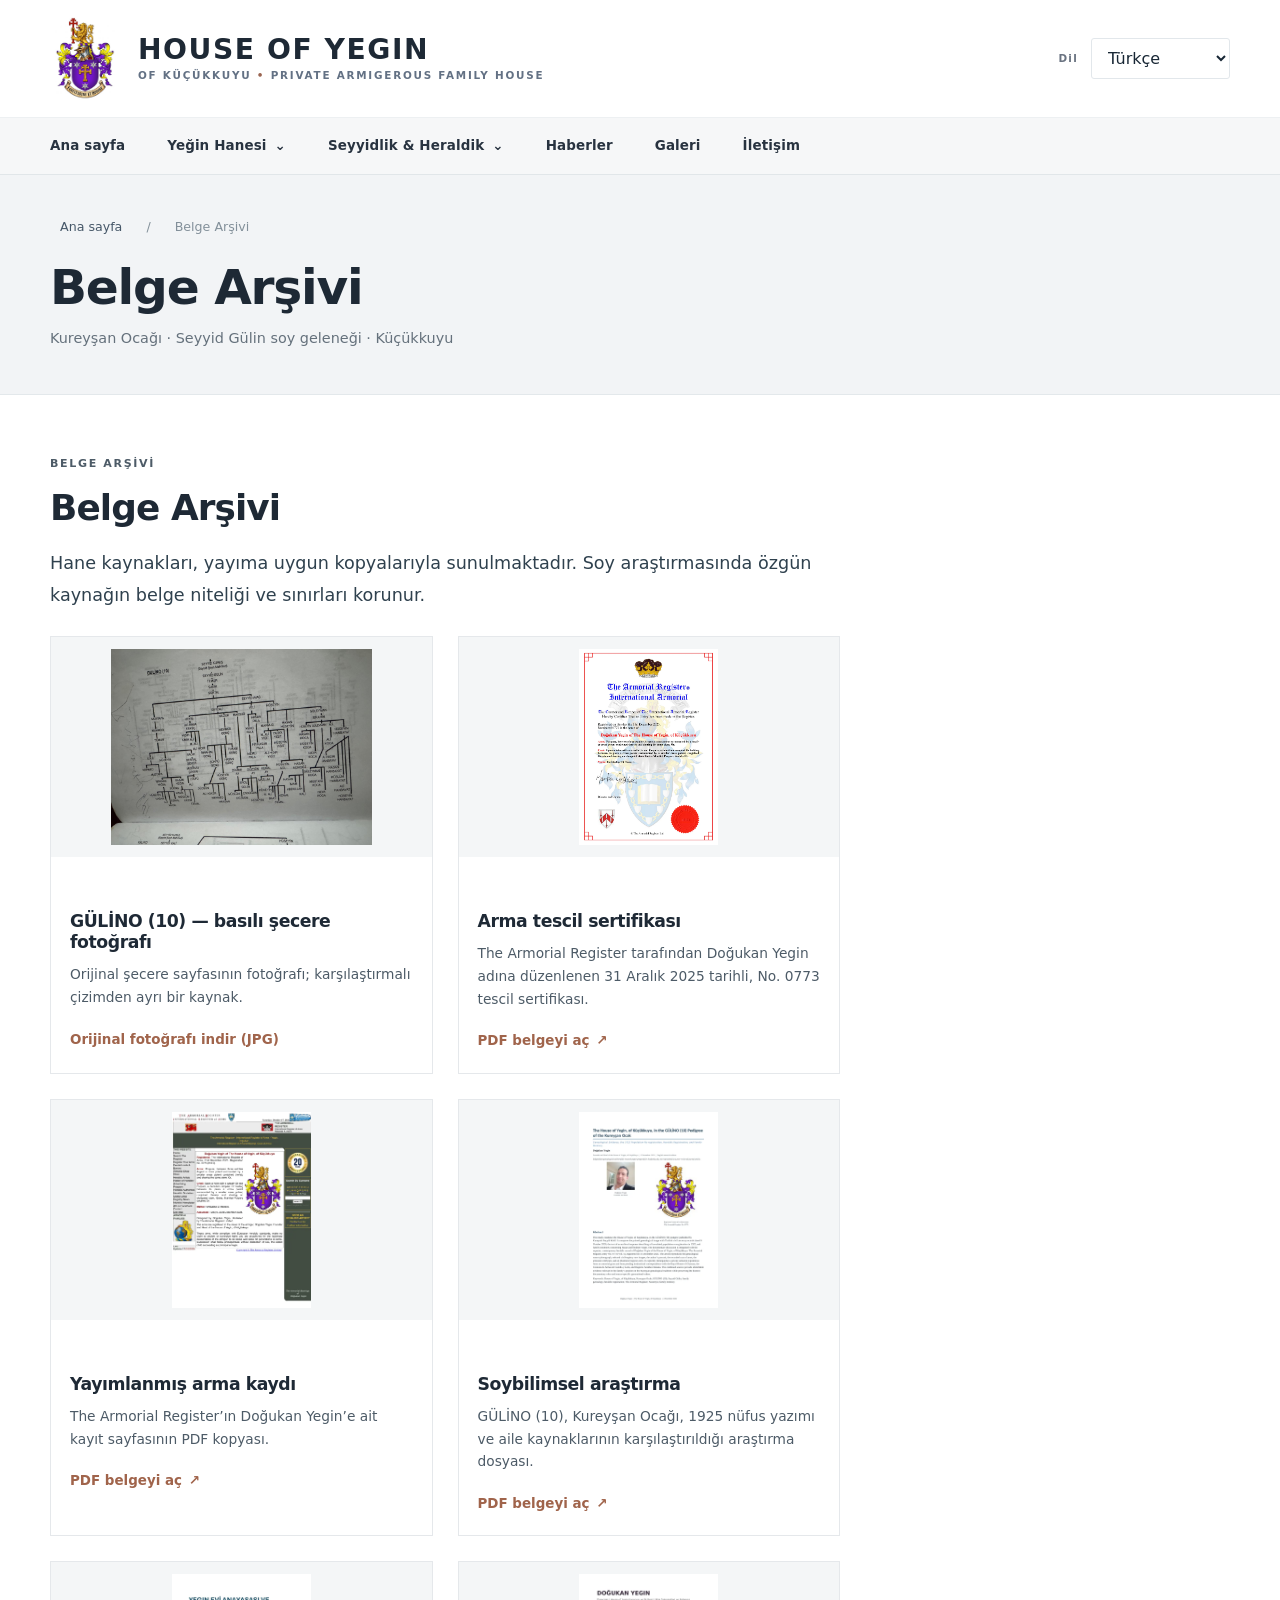
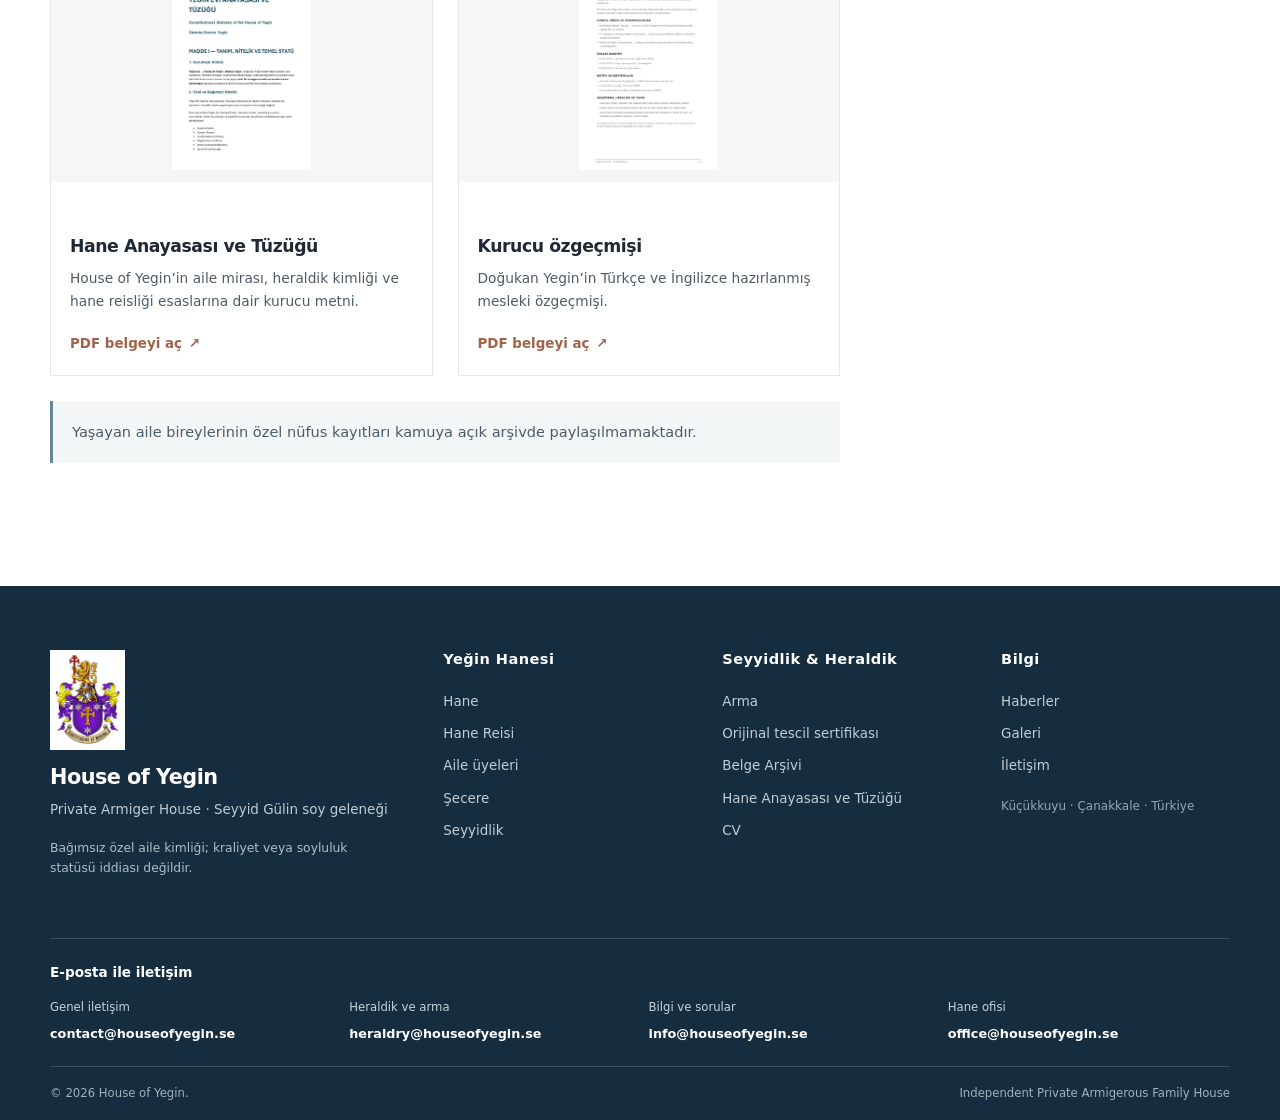
<file: dosyalar.html>
<!DOCTYPE html>

<html dir="ltr" lang="tr"><head><meta charset="utf-8"/><meta content="width=device-width,initial-scale=1" name="viewport"/><meta content="light" name="color-scheme"/><meta content="#ffffff" name="theme-color"/><meta content="House of Yegin, of Küçükkuyu — private armigerous family house. Kureyşan Ocak, Seyyid Gülin lineage research, founder Doğukan Yegin, registered arms No. 0773." name="description"/><title>House of Yegin — documents</title><link href="assets/house-yegin-shield.svg" rel="icon" type="image/svg+xml"/><link href="modern.css" rel="stylesheet"/><script defer="" src="translations.js"></script><script defer="" src="translations-additions.js"></script><script defer="" src="translations-modern.js"></script><script defer="" src="translations-submenu.js"></script><script defer="True" src="translations-photo.js"></script><script defer="" src="translations-emails.js"></script><script defer="" src="modern.js"></script></head><body data-page="documents"><a class="skip-to-content" href="#main"><span data-i18n="skip">Ana içeriğe geç</span></a><header class="site-header"><div class="container head-brand-row"><a class="brand" href="index.html"><span class="brand-image"><img alt="House of Yegin" src="assets/dogukan-yegin-registered-arms.jpg"/></span><span class="brand-wordmark"><strong>HOUSE OF YEGIN</strong><small>OF KÜÇÜKKUYU <i>•</i> PRIVATE ARMIGEROUS FAMILY HOUSE</small></span></a><div class="brand-utilities"><span class="utility-label"><span data-i18n="languageTitle">LANGUAGE</span></span><select aria-label="Language" id="language"><option value="tr">Türkçe</option><option value="en">English</option><option value="nb">Norsk</option><option value="sv">Svenska</option><option value="da">Dansk</option><option value="es">Español</option><option value="de">Deutsch</option><option value="ar">العربية</option><option value="ka">ქართული</option><option value="fr">Français</option><option value="nl-BE">Vlaams</option></select><button aria-controls="main-nav" aria-expanded="false" class="menu-toggle" id="menu-toggle" type="button">☰ <span><span data-i18n="menuLabel">Menü</span></span></button></div></div><div class="nav-shell"><div class="container"><nav aria-label="Main menu" class="site-nav" id="main-nav"><ul class="nav-main"><li><a class="" href="index.html"><span data-i18n="navHome">Ana sayfa</span></a></li><li class="has-dropdown"><button aria-expanded="false" class="drop-trigger" type="button"><span data-i18n="navHouseTop">Yeğin Hanesi</span> <span aria-hidden="true">⌄</span></button><ul class="dropdown" role="list"><li><a class="" href="hane.html"><span data-i18n="navHouse">Hane Hakkında</span></a></li><li><a class="" href="aile.html"><span data-i18n="navFamily">Aile Üyeleri</span></a></li><li><a class="" href="hane-reisi.html"><span data-i18n="navHead">Hane Reisi</span></a></li><li><a class="" href="secere.html"><span data-i18n="navTree">Şecere</span></a></li><li><a class="" href="tuzuk.html"><span data-i18n="navConstitution">Hane Tüzüğü</span></a></li></ul></li><li class="has-dropdown"><button aria-expanded="false" class="drop-trigger" type="button"><span data-i18n="navHeritageTop">Miras &amp; Heraldik</span> <span aria-hidden="true">⌄</span></button><ul class="dropdown" role="list"><li><a class="" href="seyyidlik.html"><span data-i18n="navHeritage">Seyyidlik</span></a></li><li><a class="" href="arma.html"><span data-i18n="navArms">Kişisel Arma</span></a></li><li class="has-submenu"><button aria-expanded="false" class="submenu-trigger" type="button"><span data-i18n="navArmDocs">Arma belgeleri</span> <span aria-hidden="true">›</span></button><ul class="submenu" role="list"><li><a href="sertifika.html"><span data-i18n="navCertificate">Arma Sertifikası</span></a></li><li><a href="tuzuk.html"><span data-i18n="navConstitution">Hane Tüzüğü</span></a></li></ul></li><li class="has-submenu"><button aria-expanded="false" class="submenu-trigger" type="button"><span data-i18n="navResearchArchive">Araştırma ve arşiv</span> <span aria-hidden="true">›</span></button><ul class="submenu" role="list"><li><a href="dosyalar.html"><span data-i18n="navDocuments">Belge Arşivi</span></a></li><li><a href="ozgecmis.html"><span data-i18n="navCV">Özgeçmiş</span></a></li></ul></li></ul></li><li><a class="" href="haberler.html"><span data-i18n="navNews">Haberler</span></a></li><li><a class="" href="galeri.html"><span data-i18n="navGallery">Galeri</span></a></li><li><a class="" href="iletisim.html"><span data-i18n="navContact">İletişim</span></a></li></ul></nav></div></div></header><main id="main"><div class="page-banner"><div class="container"><p class="page-crumb"><a class="" href="index.html"><span data-i18n="navHome">Ana sayfa</span></a> <span> / </span> <span data-i18n="navDocuments">Belge Arşivi</span></p><h1><span data-i18n="navDocuments">Belge Arşivi</span></h1><p><span data-i18n="siteIdentity">Küçükkuyu · Özel armiger aile hanesi · Kureyşan seyyidlik geleneği</span></p></div></div><div class="container article-layout"><article class="main-article"><p class="article-eyebrow"><span data-i18n="navDocuments">Belge Arşivi</span></p><h2><span data-i18n="navDocuments">Belge Arşivi</span></h2><p class="lead"><span data-i18n="archiveLead">Soybilim, heraldik kimlik ve kurumsal belgeler kaynak türlerine göre ayrı saklanır.</span></p><div class="document-grid"><article class="document-card"><a class="document-preview" data-gallery="1" href="assets/gulino10-orijinal-secere.jpg"><img alt="GÜLİNO (10) fotoğraflanmış basılı şecere" loading="lazy" src="assets/gulino10-orijinal-secere.jpg"/></a><div class="document-info"><h3><span data-i18n="photoGallery">GÜLİNO (10) — basılı şecere fotoğrafı</span></h3><p><span data-i18n="photoArchiveDesc">Orijinal şecere sayfasının fotoğrafı; karşılaştırmalı çizimden ayrı bir kaynak.</span></p><a class="text-link" download="GULINO10-kaynak-fotografi.jpeg" href="documents/gulino10-kaynak-fotografi-orijinal.jpeg"><span data-i18n="photoDownload">Orijinal fotoğrafı indir (JPG)</span></a></div></article><article class="document-card"><a class="document-preview" href="documents/armorial-register-certificate-0773.pdf" rel="noopener" target="_blank"><img alt="" loading="lazy" src="assets/armorial-certificate-0773.webp"/></a><div class="document-info"><h3><span data-i18n="archiveCertTitle">Arma Tescil Sertifikası</span></h3><p><span data-i18n="archiveCertText">31.12.2025 · 0773</span></p><a class="text-link" href="documents/armorial-register-certificate-0773.pdf" rel="noopener" target="_blank"><span data-i18n="openPdf">PDF belgesini aç</span> ↗</a></div></article><article class="document-card"><a class="document-preview" href="documents/armorial-register-entry-0773.pdf" rel="noopener" target="_blank"><img alt="" loading="lazy" src="assets/armorial-entry-preview.webp"/></a><div class="document-info"><h3><span data-i18n="archiveEntryTitle">Arma Sicil Girdisi</span></h3><p><span data-i18n="archiveEntryText">The Armorial Register</span></p><a class="text-link" href="documents/armorial-register-entry-0773.pdf" rel="noopener" target="_blank"><span data-i18n="openPdf">PDF belgesini aç</span> ↗</a></div></article><article class="document-card"><a class="document-preview" href="documents/house-of-yegin-genealogy-research.pdf" rel="noopener" target="_blank"><img alt="" loading="lazy" src="assets/research-preview.webp"/></a><div class="document-info"><h3><span data-i18n="archiveResearchTitle">Şecere Araştırması</span></h3><p><span data-i18n="archiveResearchText">Kureyşan / GÜLİNO (10)</span></p><a class="text-link" href="documents/house-of-yegin-genealogy-research.pdf" rel="noopener" target="_blank"><span data-i18n="openPdf">PDF belgesini aç</span> ↗</a></div></article><article class="document-card"><a class="document-preview" href="documents/house-of-yegin-constitution.pdf" rel="noopener" target="_blank"><img alt="" loading="lazy" src="assets/constitution-preview.webp"/></a><div class="document-info"><h3><span data-i18n="archiveCharterTitle">Hane Tüzüğü</span></h3><p><span data-i18n="archiveCharterText">House Constitution</span></p><a class="text-link" href="documents/house-of-yegin-constitution.pdf" rel="noopener" target="_blank"><span data-i18n="openPdf">PDF belgesini aç</span> ↗</a></div></article><article class="document-card"><a class="document-preview" href="documents/dogukan-yegin-cv-tr-en.pdf" rel="noopener" target="_blank"><img alt="" loading="lazy" src="assets/cv-preview.webp"/></a><div class="document-info"><h3><span data-i18n="archiveCvTitle">Doğukan Yegin — CV</span></h3><p><span data-i18n="archiveCvText">Türkçe ve İngilizce</span></p><a class="text-link" href="documents/dogukan-yegin-cv-tr-en.pdf" rel="noopener" target="_blank"><span data-i18n="openPdf">PDF belgesini aç</span> ↗</a></div></article></div><p class="source-alert"><span data-i18n="privacyArchive">Tam nüfus belgesi, yaşayan aile üyelerinin özel kayıt ayrıntılarını içerdiği için kamuya açık arşive alınmamıştır.</span></p></article></div></main><footer class="site-footer"><div class="container footer-grid"><div class="footer-about"><img alt="" height="90" src="assets/dogukan-yegin-registered-arms.jpg" width="68"/><h3>House of Yegin</h3><p><span data-i18n="footerTag">Özel armiger aile hanesi · Seyyid Gülin şecere geleneği</span></p><small><span data-i18n="footerDisclaimer">Kraliyet veya soyluluk hanesi olduğu iddiası bulunmayan özel aile kimliği.</span></small></div><div><h4><span data-i18n="navHouseTop">Yeğin Hanesi</span></h4><a class="" href="hane.html"><span data-i18n="navHouse">Hane</span></a> <a class="" href="hane-reisi.html"><span data-i18n="navHead">Hane Reisi</span></a> <a class="" href="aile.html"><span data-i18n="navFamily">Aile</span></a> <a class="" href="secere.html"><span data-i18n="navTree">Şecere</span></a> <a class="" href="seyyidlik.html"><span data-i18n="navHeritage">Seyyidlik</span></a></div><div><h4><span data-i18n="navHeritageTop">Miras &amp; Heraldik</span></h4><a class="" href="arma.html"><span data-i18n="navArms">Arma</span></a> <a class="" href="sertifika.html"><span data-i18n="navCertificate">Sertifika</span></a> <a class="" href="dosyalar.html"><span data-i18n="navDocuments">Arşiv</span></a> <a class="" href="tuzuk.html"><span data-i18n="navConstitution">Tüzük</span></a> <a class="" href="ozgecmis.html"><span data-i18n="navCV">CV</span></a></div><div><h4><span data-i18n="footerExplore">Bilgi</span></h4><a class="" href="haberler.html"><span data-i18n="navNews">Haberler</span></a> <a class="" href="galeri.html"><span data-i18n="navGallery">Galeri</span></a> <a class="" href="iletisim.html"><span data-i18n="navContact">İletişim</span></a><p class="footer-address">Küçükkuyu · Çanakkale · Türkiye</p></div></div><div aria-label="House of Yegin email addresses" class="container site-footer-email-links"><div class="footer-email-heading"><span data-i18n="emailFooterTitle">E-posta ile iletişim</span></div><div class="footer-email-grid"><div class="footer-email-item"><span data-i18n="emailContact">Genel iletişim</span><a dir="ltr" href="mailto:contact@houseofyegin.se">contact@houseofyegin.se</a></div><div class="footer-email-item"><span data-i18n="emailHeraldry">Heraldik ve arma</span><a dir="ltr" href="mailto:heraldry@houseofyegin.se">heraldry@houseofyegin.se</a></div><div class="footer-email-item"><span data-i18n="emailInfo">Bilgi ve sorular</span><a dir="ltr" href="mailto:info@houseofyegin.se">info@houseofyegin.se</a></div><div class="footer-email-item"><span data-i18n="emailOffice">Hane ofisi</span><a dir="ltr" href="mailto:office@houseofyegin.se">office@houseofyegin.se</a></div></div></div><div class="footer-bottom container"><span>© <span id="year">2026</span> House of Yegin.</span><span>Independent Private Armigerous Family House</span></div></footer><div class="lightbox" hidden="" id="lightbox"><button aria-label="Close" id="close-lightbox" type="button">×</button><img alt="" id="lightbox-image"/></div></body></html>
</file>
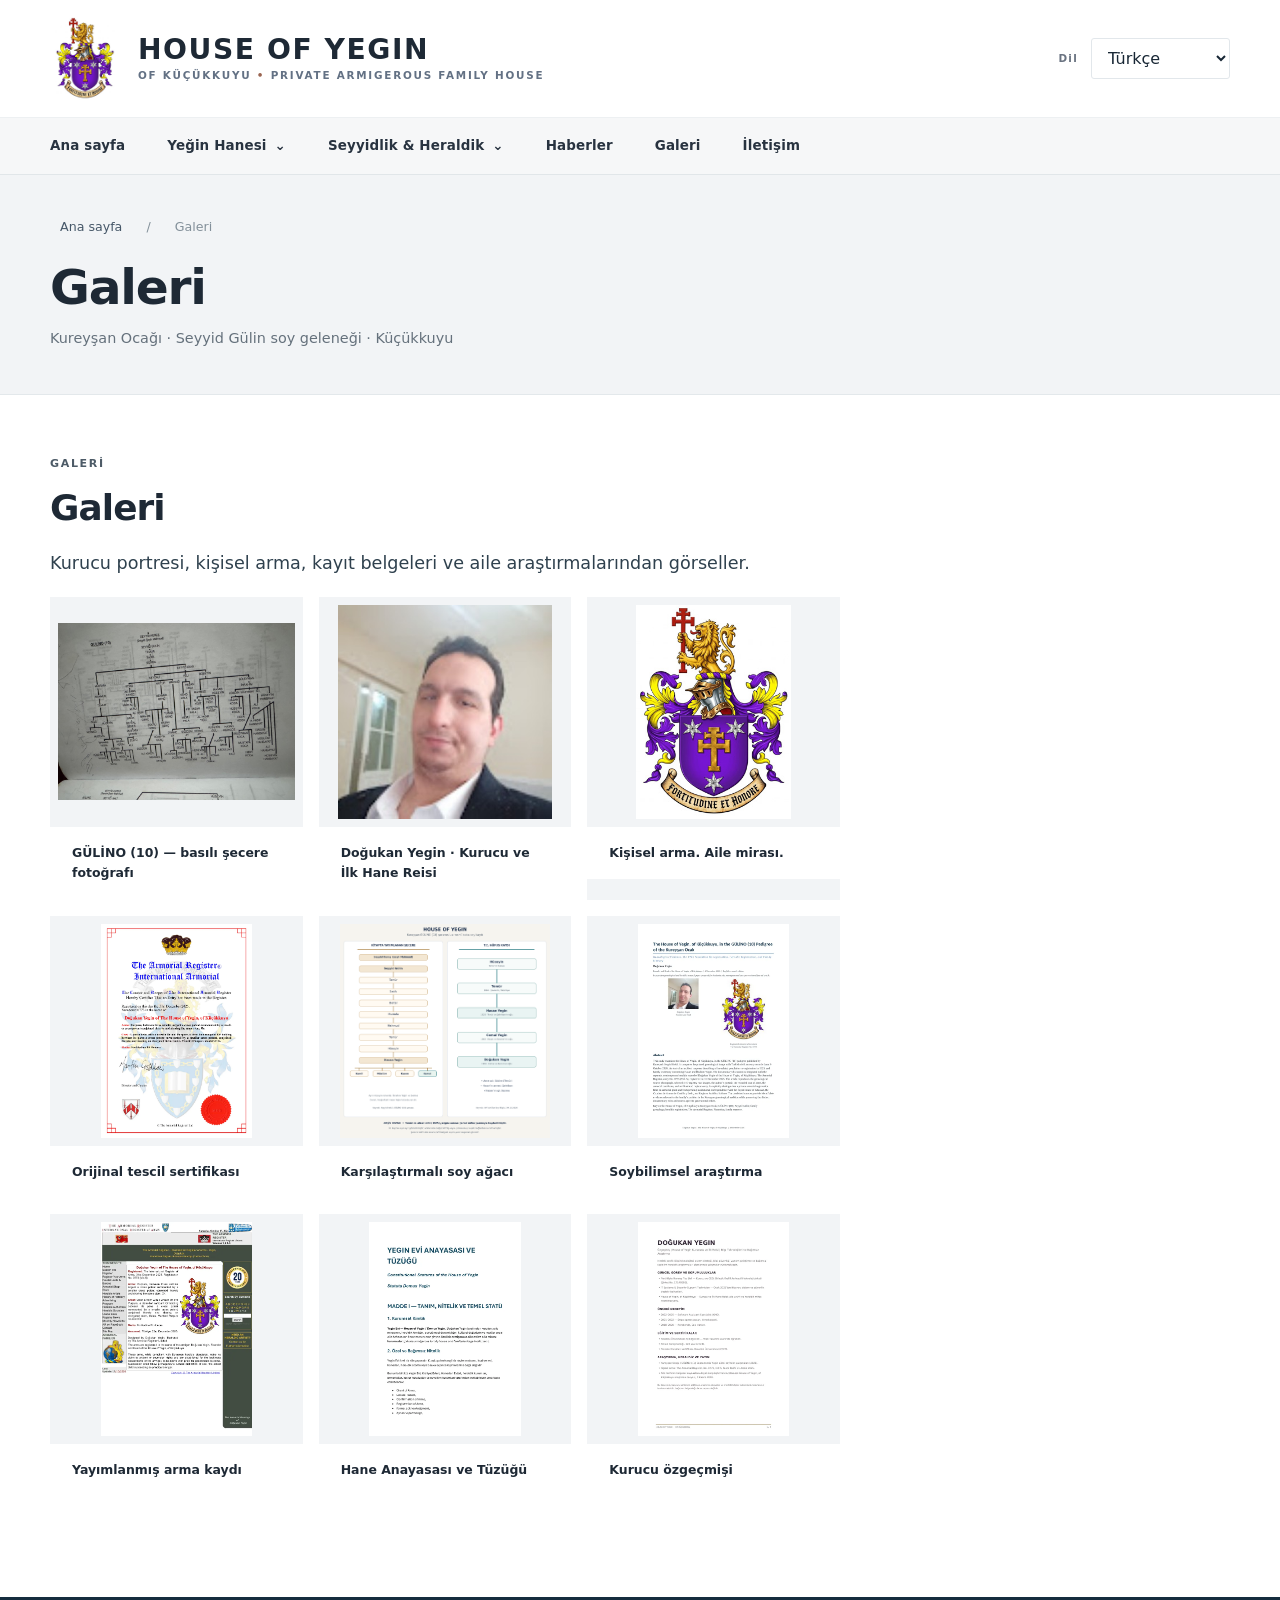
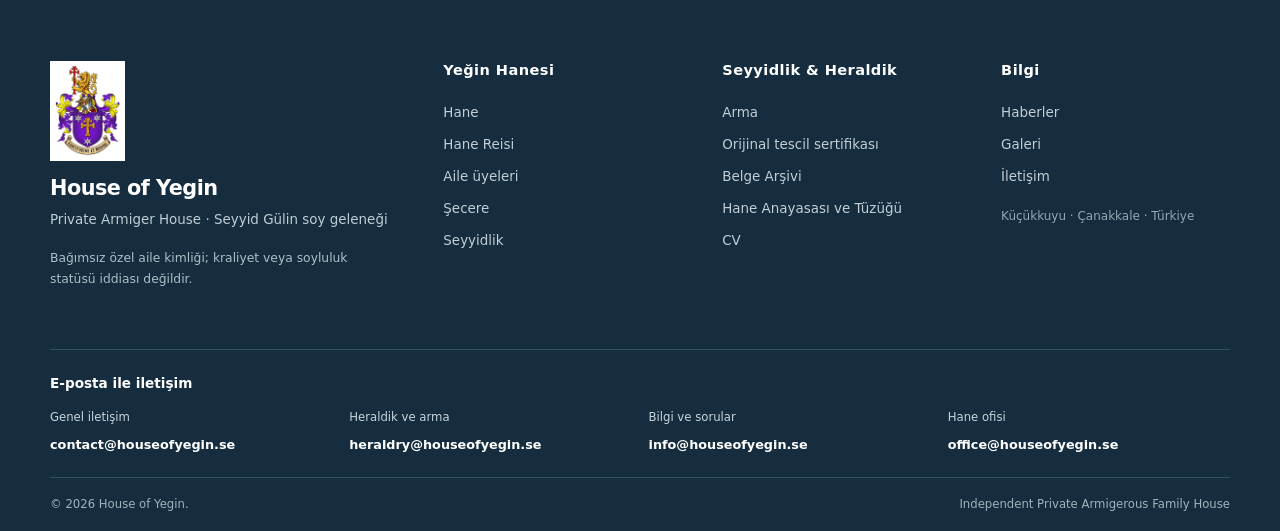
<file: galeri.html>
<!DOCTYPE html>

<html dir="ltr" lang="tr"><head><meta charset="utf-8"/><meta content="width=device-width,initial-scale=1" name="viewport"/><meta content="light" name="color-scheme"/><meta content="#ffffff" name="theme-color"/><meta content="House of Yegin, of Küçükkuyu — private armigerous family house. Kureyşan Ocak, Seyyid Gülin lineage research, founder Doğukan Yegin, registered arms No. 0773." name="description"/><title>House of Yegin — gallery</title><link href="assets/house-yegin-shield.svg" rel="icon" type="image/svg+xml"/><link href="modern.css" rel="stylesheet"/><script defer="" src="translations.js"></script><script defer="" src="translations-additions.js"></script><script defer="" src="translations-modern.js"></script><script defer="" src="translations-submenu.js"></script><script defer="True" src="translations-photo.js"></script><script defer="" src="translations-emails.js"></script><script defer="" src="modern.js"></script></head><body data-page="gallery"><a class="skip-to-content" href="#main"><span data-i18n="skip">Ana içeriğe geç</span></a><header class="site-header"><div class="container head-brand-row"><a class="brand" href="index.html"><span class="brand-image"><img alt="House of Yegin" src="assets/dogukan-yegin-registered-arms.jpg"/></span><span class="brand-wordmark"><strong>HOUSE OF YEGIN</strong><small>OF KÜÇÜKKUYU <i>•</i> PRIVATE ARMIGEROUS FAMILY HOUSE</small></span></a><div class="brand-utilities"><span class="utility-label"><span data-i18n="languageTitle">LANGUAGE</span></span><select aria-label="Language" id="language"><option value="tr">Türkçe</option><option value="en">English</option><option value="nb">Norsk</option><option value="sv">Svenska</option><option value="da">Dansk</option><option value="es">Español</option><option value="de">Deutsch</option><option value="ar">العربية</option><option value="ka">ქართული</option><option value="fr">Français</option><option value="nl-BE">Vlaams</option></select><button aria-controls="main-nav" aria-expanded="false" class="menu-toggle" id="menu-toggle" type="button">☰ <span><span data-i18n="menuLabel">Menü</span></span></button></div></div><div class="nav-shell"><div class="container"><nav aria-label="Main menu" class="site-nav" id="main-nav"><ul class="nav-main"><li><a class="" href="index.html"><span data-i18n="navHome">Ana sayfa</span></a></li><li class="has-dropdown"><button aria-expanded="false" class="drop-trigger" type="button"><span data-i18n="navHouseTop">Yeğin Hanesi</span> <span aria-hidden="true">⌄</span></button><ul class="dropdown" role="list"><li><a class="" href="hane.html"><span data-i18n="navHouse">Hane Hakkında</span></a></li><li><a class="" href="aile.html"><span data-i18n="navFamily">Aile Üyeleri</span></a></li><li><a class="" href="hane-reisi.html"><span data-i18n="navHead">Hane Reisi</span></a></li><li><a class="" href="secere.html"><span data-i18n="navTree">Şecere</span></a></li><li><a class="" href="tuzuk.html"><span data-i18n="navConstitution">Hane Tüzüğü</span></a></li></ul></li><li class="has-dropdown"><button aria-expanded="false" class="drop-trigger" type="button"><span data-i18n="navHeritageTop">Miras &amp; Heraldik</span> <span aria-hidden="true">⌄</span></button><ul class="dropdown" role="list"><li><a class="" href="seyyidlik.html"><span data-i18n="navHeritage">Seyyidlik</span></a></li><li><a class="" href="arma.html"><span data-i18n="navArms">Kişisel Arma</span></a></li><li class="has-submenu"><button aria-expanded="false" class="submenu-trigger" type="button"><span data-i18n="navArmDocs">Arma belgeleri</span> <span aria-hidden="true">›</span></button><ul class="submenu" role="list"><li><a href="sertifika.html"><span data-i18n="navCertificate">Arma Sertifikası</span></a></li><li><a href="tuzuk.html"><span data-i18n="navConstitution">Hane Tüzüğü</span></a></li></ul></li><li class="has-submenu"><button aria-expanded="false" class="submenu-trigger" type="button"><span data-i18n="navResearchArchive">Araştırma ve arşiv</span> <span aria-hidden="true">›</span></button><ul class="submenu" role="list"><li><a href="dosyalar.html"><span data-i18n="navDocuments">Belge Arşivi</span></a></li><li><a href="ozgecmis.html"><span data-i18n="navCV">Özgeçmiş</span></a></li></ul></li></ul></li><li><a class="" href="haberler.html"><span data-i18n="navNews">Haberler</span></a></li><li><a class="" href="galeri.html"><span data-i18n="navGallery">Galeri</span></a></li><li><a class="" href="iletisim.html"><span data-i18n="navContact">İletişim</span></a></li></ul></nav></div></div></header><main id="main"><div class="page-banner"><div class="container"><p class="page-crumb"><a class="" href="index.html"><span data-i18n="navHome">Ana sayfa</span></a> <span> / </span> <span data-i18n="navGallery">Galeri</span></p><h1><span data-i18n="navGallery">Galeri</span></h1><p><span data-i18n="siteIdentity">Küçükkuyu · Özel armiger aile hanesi · Kureyşan seyyidlik geleneği</span></p></div></div><div class="container article-layout"><article class="main-article"><p class="article-eyebrow"><span data-i18n="navGallery">Galeri</span></p><h2><span data-i18n="navGallery">Galeri</span></h2><p class="lead"><span data-i18n="galleryIntro">Hanenin kurucusu, kişisel arması, soybilimsel çalışmalar ve belgelerden seçilmiş görseller.</span></p><div class="gallery-grid"><a class="gallery-tile" data-gallery="1" href="assets/gulino10-orijinal-secere.jpg"><img alt="GÜLİNO (10) — Orijinal basılı şecere fotoğrafı" loading="lazy" src="assets/gulino10-orijinal-secere.jpg"/><span><span data-i18n="photoGallery">GÜLİNO (10) — basılı şecere fotoğrafı</span></span></a><a class="gallery-tile" data-gallery="1" href="assets/dogukan-yegin-portrait.jpg"><img alt="Doğukan Yegin — Kurucu" loading="lazy" src="assets/dogukan-yegin-portrait.jpg"/><span><span data-i18n="galleryPortrait">Doğukan Yegin — Kurucu</span></span></a><a class="gallery-tile" data-gallery="1" href="assets/dogukan-yegin-registered-arms.jpg"><img alt="Kayıtlı arma" loading="lazy" src="assets/dogukan-yegin-registered-arms.jpg"/><span><span data-i18n="galleryArms">Kayıtlı arma</span></span></a><a class="gallery-tile" data-gallery="1" href="assets/armorial-certificate-0773.webp"><img alt="0773 numaralı sertifika" loading="lazy" src="assets/armorial-certificate-0773.webp"/><span><span data-i18n="galleryCertificate">0773 numaralı sertifika</span></span></a><a class="gallery-tile" data-gallery="1" href="assets/house-yegin-family-lines.png"><img alt="Karşılaştırmalı şecere" loading="lazy" src="assets/house-yegin-family-lines.png"/><span><span data-i18n="galleryTree">Karşılaştırmalı şecere</span></span></a><a class="gallery-tile" data-gallery="1" href="assets/research-preview.webp"><img alt="Soy araştırması" loading="lazy" src="assets/research-preview.webp"/><span><span data-i18n="galleryResearch">Soy araştırması</span></span></a><a class="gallery-tile" data-gallery="1" href="assets/armorial-entry-preview.webp"><img alt="Armorial sicil kaydı" loading="lazy" src="assets/armorial-entry-preview.webp"/><span><span data-i18n="galleryEntry">Armorial sicil kaydı</span></span></a><a class="gallery-tile" data-gallery="1" href="assets/constitution-preview.webp"><img alt="Hane tüzüğü" loading="lazy" src="assets/constitution-preview.webp"/><span><span data-i18n="galleryCharter">Hane tüzüğü</span></span></a><a class="gallery-tile" data-gallery="1" href="assets/cv-preview.webp"><img alt="CV" loading="lazy" src="assets/cv-preview.webp"/><span><span data-i18n="galleryCv">CV</span></span></a></div></article></div></main><footer class="site-footer"><div class="container footer-grid"><div class="footer-about"><img alt="" height="90" src="assets/dogukan-yegin-registered-arms.jpg" width="68"/><h3>House of Yegin</h3><p><span data-i18n="footerTag">Özel armiger aile hanesi · Seyyid Gülin şecere geleneği</span></p><small><span data-i18n="footerDisclaimer">Kraliyet veya soyluluk hanesi olduğu iddiası bulunmayan özel aile kimliği.</span></small></div><div><h4><span data-i18n="navHouseTop">Yeğin Hanesi</span></h4><a class="" href="hane.html"><span data-i18n="navHouse">Hane</span></a> <a class="" href="hane-reisi.html"><span data-i18n="navHead">Hane Reisi</span></a> <a class="" href="aile.html"><span data-i18n="navFamily">Aile</span></a> <a class="" href="secere.html"><span data-i18n="navTree">Şecere</span></a> <a class="" href="seyyidlik.html"><span data-i18n="navHeritage">Seyyidlik</span></a></div><div><h4><span data-i18n="navHeritageTop">Miras &amp; Heraldik</span></h4><a class="" href="arma.html"><span data-i18n="navArms">Arma</span></a> <a class="" href="sertifika.html"><span data-i18n="navCertificate">Sertifika</span></a> <a class="" href="dosyalar.html"><span data-i18n="navDocuments">Arşiv</span></a> <a class="" href="tuzuk.html"><span data-i18n="navConstitution">Tüzük</span></a> <a class="" href="ozgecmis.html"><span data-i18n="navCV">CV</span></a></div><div><h4><span data-i18n="footerExplore">Bilgi</span></h4><a class="" href="haberler.html"><span data-i18n="navNews">Haberler</span></a> <a class="" href="galeri.html"><span data-i18n="navGallery">Galeri</span></a> <a class="" href="iletisim.html"><span data-i18n="navContact">İletişim</span></a><p class="footer-address">Küçükkuyu · Çanakkale · Türkiye</p></div></div><div aria-label="House of Yegin email addresses" class="container site-footer-email-links"><div class="footer-email-heading"><span data-i18n="emailFooterTitle">E-posta ile iletişim</span></div><div class="footer-email-grid"><div class="footer-email-item"><span data-i18n="emailContact">Genel iletişim</span><a dir="ltr" href="mailto:contact@houseofyegin.se">contact@houseofyegin.se</a></div><div class="footer-email-item"><span data-i18n="emailHeraldry">Heraldik ve arma</span><a dir="ltr" href="mailto:heraldry@houseofyegin.se">heraldry@houseofyegin.se</a></div><div class="footer-email-item"><span data-i18n="emailInfo">Bilgi ve sorular</span><a dir="ltr" href="mailto:info@houseofyegin.se">info@houseofyegin.se</a></div><div class="footer-email-item"><span data-i18n="emailOffice">Hane ofisi</span><a dir="ltr" href="mailto:office@houseofyegin.se">office@houseofyegin.se</a></div></div></div><div class="footer-bottom container"><span>© <span id="year">2026</span> House of Yegin.</span><span>Independent Private Armigerous Family House</span></div></footer><div class="lightbox" hidden="" id="lightbox"><button aria-label="Close" id="close-lightbox" type="button">×</button><img alt="" id="lightbox-image"/></div></body></html>
</file>
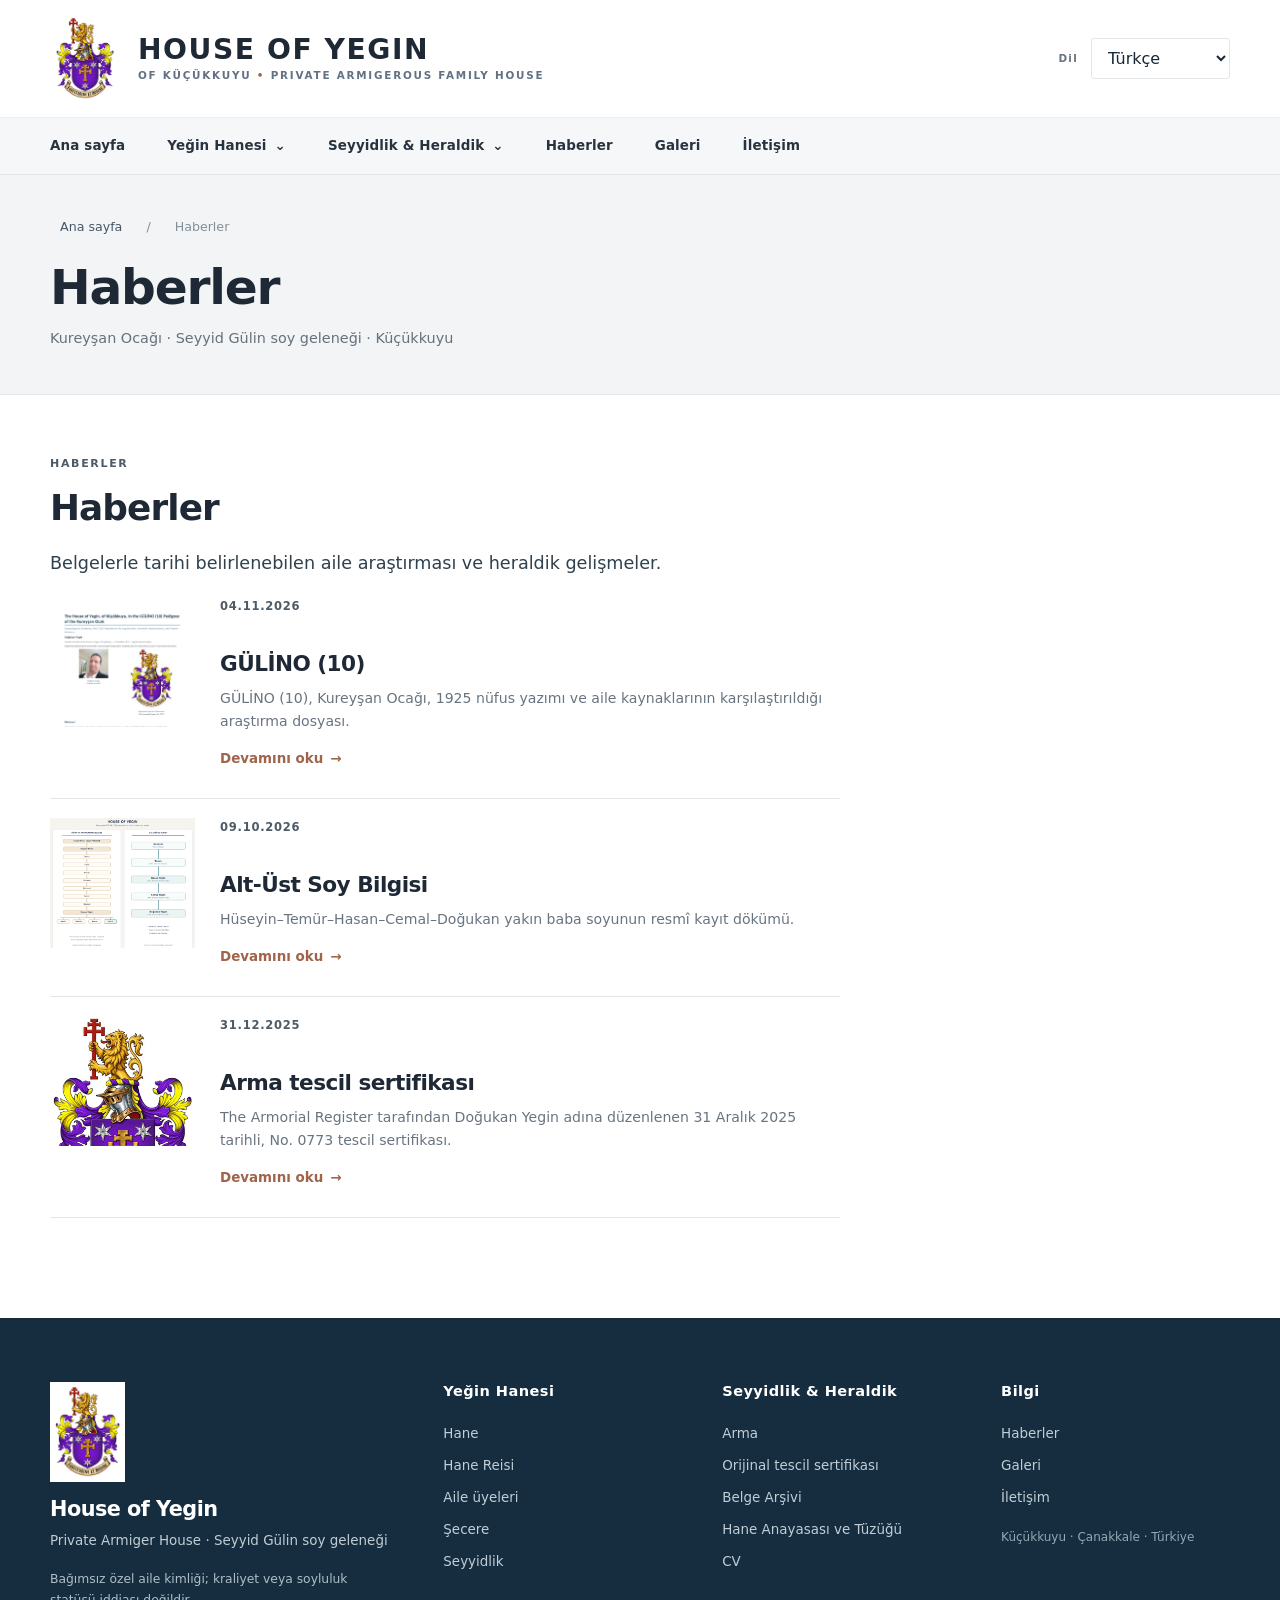
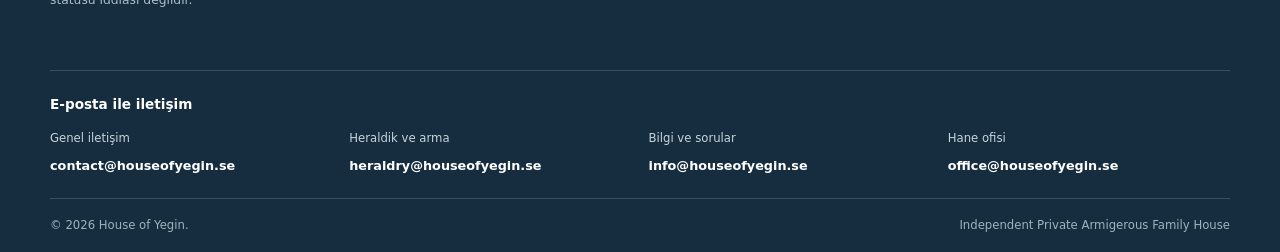
<file: haberler.html>
<!DOCTYPE html>

<html dir="ltr" lang="tr"><head><meta charset="utf-8"/><meta content="width=device-width,initial-scale=1" name="viewport"/><meta content="light" name="color-scheme"/><meta content="#ffffff" name="theme-color"/><meta content="House of Yegin, of Küçükkuyu — private armigerous family house. Kureyşan Ocak, Seyyid Gülin lineage research, founder Doğukan Yegin, registered arms No. 0773." name="description"/><title>House of Yegin — news</title><link href="assets/house-yegin-shield.svg" rel="icon" type="image/svg+xml"/><link href="modern.css" rel="stylesheet"/><script defer="" src="translations.js"></script><script defer="" src="translations-additions.js"></script><script defer="" src="translations-modern.js"></script><script defer="" src="translations-submenu.js"></script><script defer="True" src="translations-photo.js"></script><script defer="" src="translations-emails.js"></script><script defer="" src="modern.js"></script></head><body data-page="news"><a class="skip-to-content" href="#main"><span data-i18n="skip">Ana içeriğe geç</span></a><header class="site-header"><div class="container head-brand-row"><a class="brand" href="index.html"><span class="brand-image"><img alt="House of Yegin" src="assets/dogukan-yegin-registered-arms.jpg"/></span><span class="brand-wordmark"><strong>HOUSE OF YEGIN</strong><small>OF KÜÇÜKKUYU <i>•</i> PRIVATE ARMIGEROUS FAMILY HOUSE</small></span></a><div class="brand-utilities"><span class="utility-label"><span data-i18n="languageTitle">LANGUAGE</span></span><select aria-label="Language" id="language"><option value="tr">Türkçe</option><option value="en">English</option><option value="nb">Norsk</option><option value="sv">Svenska</option><option value="da">Dansk</option><option value="es">Español</option><option value="de">Deutsch</option><option value="ar">العربية</option><option value="ka">ქართული</option><option value="fr">Français</option><option value="nl-BE">Vlaams</option></select><button aria-controls="main-nav" aria-expanded="false" class="menu-toggle" id="menu-toggle" type="button">☰ <span><span data-i18n="menuLabel">Menü</span></span></button></div></div><div class="nav-shell"><div class="container"><nav aria-label="Main menu" class="site-nav" id="main-nav"><ul class="nav-main"><li><a class="" href="index.html"><span data-i18n="navHome">Ana sayfa</span></a></li><li class="has-dropdown"><button aria-expanded="false" class="drop-trigger" type="button"><span data-i18n="navHouseTop">Yeğin Hanesi</span> <span aria-hidden="true">⌄</span></button><ul class="dropdown" role="list"><li><a class="" href="hane.html"><span data-i18n="navHouse">Hane Hakkında</span></a></li><li><a class="" href="aile.html"><span data-i18n="navFamily">Aile Üyeleri</span></a></li><li><a class="" href="hane-reisi.html"><span data-i18n="navHead">Hane Reisi</span></a></li><li><a class="" href="secere.html"><span data-i18n="navTree">Şecere</span></a></li><li><a class="" href="tuzuk.html"><span data-i18n="navConstitution">Hane Tüzüğü</span></a></li></ul></li><li class="has-dropdown"><button aria-expanded="false" class="drop-trigger" type="button"><span data-i18n="navHeritageTop">Miras &amp; Heraldik</span> <span aria-hidden="true">⌄</span></button><ul class="dropdown" role="list"><li><a class="" href="seyyidlik.html"><span data-i18n="navHeritage">Seyyidlik</span></a></li><li><a class="" href="arma.html"><span data-i18n="navArms">Kişisel Arma</span></a></li><li class="has-submenu"><button aria-expanded="false" class="submenu-trigger" type="button"><span data-i18n="navArmDocs">Arma belgeleri</span> <span aria-hidden="true">›</span></button><ul class="submenu" role="list"><li><a href="sertifika.html"><span data-i18n="navCertificate">Arma Sertifikası</span></a></li><li><a href="tuzuk.html"><span data-i18n="navConstitution">Hane Tüzüğü</span></a></li></ul></li><li class="has-submenu"><button aria-expanded="false" class="submenu-trigger" type="button"><span data-i18n="navResearchArchive">Araştırma ve arşiv</span> <span aria-hidden="true">›</span></button><ul class="submenu" role="list"><li><a href="dosyalar.html"><span data-i18n="navDocuments">Belge Arşivi</span></a></li><li><a href="ozgecmis.html"><span data-i18n="navCV">Özgeçmiş</span></a></li></ul></li></ul></li><li><a class="" href="haberler.html"><span data-i18n="navNews">Haberler</span></a></li><li><a class="" href="galeri.html"><span data-i18n="navGallery">Galeri</span></a></li><li><a class="" href="iletisim.html"><span data-i18n="navContact">İletişim</span></a></li></ul></nav></div></div></header><main id="main"><div class="page-banner"><div class="container"><p class="page-crumb"><a class="" href="index.html"><span data-i18n="navHome">Ana sayfa</span></a> <span> / </span> <span data-i18n="navNews">Haberler</span></p><h1><span data-i18n="navNews">Haberler</span></h1><p><span data-i18n="siteIdentity">Küçükkuyu · Özel armiger aile hanesi · Kureyşan seyyidlik geleneği</span></p></div></div><div class="container article-layout"><article class="main-article"><p class="article-eyebrow"><span data-i18n="navNews">Haberler</span></p><h2><span data-i18n="navNews">Haberler</span></h2><p class="lead"><span data-i18n="newsIntro">Yalnızca belgelerde tarihi doğrulanabilen araştırma ve heraldik gelişmeler listelenmiştir.</span></p><div class="news-list page-news"><article class="news-item"><a class="news-thumb" href="documents/house-of-yegin-genealogy-research.pdf"><img alt="" loading="lazy" src="assets/research-preview.webp"/></a><div class="news-text"><p class="news-date">04.11.2026</p><h3><a href="documents/house-of-yegin-genealogy-research.pdf"><span data-i18n="newsTitle1">GÜLİNO (10) şecere araştırması</span></a></h3><p><span data-i18n="newsBody1">Kureyşan şeceresindeki Yeğin aile kolunun kaynak temelli incelemesi hazırlandı.</span></p><a class="text-link" href="documents/house-of-yegin-genealogy-research.pdf"><span data-i18n="readMore">Devamını oku</span> →</a></div></article><article class="news-item"><a class="news-thumb" href="secere.html"><img alt="" loading="lazy" src="assets/house-yegin-family-lines.png"/></a><div class="news-text"><p class="news-date">09.10.2026</p><h3><a href="secere.html"><span data-i18n="newsTitle2">Soy kayıtlarının karşılaştırılması</span></a></h3><p><span data-i18n="newsBody2">Baba soyuna ait nüfus kaydı, basılı şecereden ayrı bir tarihî kaynak olarak incelendi.</span></p><a class="text-link" href="secere.html"><span data-i18n="readMore">Devamını oku</span> →</a></div></article><article class="news-item"><a class="news-thumb" href="documents/armorial-register-certificate-0773.pdf"><img alt="" loading="lazy" src="assets/dogukan-yegin-registered-arms.jpg"/></a><div class="news-text"><p class="news-date">31.12.2025</p><h3><a href="documents/armorial-register-certificate-0773.pdf"><span data-i18n="newsTitle3">0773 numaralı arma kaydı</span></a></h3><p><span data-i18n="newsBody3">Doğukan Yegin’in kişisel arması The Armorial Register’da 0773 numarasıyla kaydedildi.</span></p><a class="text-link" href="documents/armorial-register-certificate-0773.pdf"><span data-i18n="readMore">Devamını oku</span> →</a></div></article></div></article></div></main><footer class="site-footer"><div class="container footer-grid"><div class="footer-about"><img alt="" height="90" src="assets/dogukan-yegin-registered-arms.jpg" width="68"/><h3>House of Yegin</h3><p><span data-i18n="footerTag">Özel armiger aile hanesi · Seyyid Gülin şecere geleneği</span></p><small><span data-i18n="footerDisclaimer">Kraliyet veya soyluluk hanesi olduğu iddiası bulunmayan özel aile kimliği.</span></small></div><div><h4><span data-i18n="navHouseTop">Yeğin Hanesi</span></h4><a class="" href="hane.html"><span data-i18n="navHouse">Hane</span></a> <a class="" href="hane-reisi.html"><span data-i18n="navHead">Hane Reisi</span></a> <a class="" href="aile.html"><span data-i18n="navFamily">Aile</span></a> <a class="" href="secere.html"><span data-i18n="navTree">Şecere</span></a> <a class="" href="seyyidlik.html"><span data-i18n="navHeritage">Seyyidlik</span></a></div><div><h4><span data-i18n="navHeritageTop">Miras &amp; Heraldik</span></h4><a class="" href="arma.html"><span data-i18n="navArms">Arma</span></a> <a class="" href="sertifika.html"><span data-i18n="navCertificate">Sertifika</span></a> <a class="" href="dosyalar.html"><span data-i18n="navDocuments">Arşiv</span></a> <a class="" href="tuzuk.html"><span data-i18n="navConstitution">Tüzük</span></a> <a class="" href="ozgecmis.html"><span data-i18n="navCV">CV</span></a></div><div><h4><span data-i18n="footerExplore">Bilgi</span></h4><a class="" href="haberler.html"><span data-i18n="navNews">Haberler</span></a> <a class="" href="galeri.html"><span data-i18n="navGallery">Galeri</span></a> <a class="" href="iletisim.html"><span data-i18n="navContact">İletişim</span></a><p class="footer-address">Küçükkuyu · Çanakkale · Türkiye</p></div></div><div aria-label="House of Yegin email addresses" class="container site-footer-email-links"><div class="footer-email-heading"><span data-i18n="emailFooterTitle">E-posta ile iletişim</span></div><div class="footer-email-grid"><div class="footer-email-item"><span data-i18n="emailContact">Genel iletişim</span><a dir="ltr" href="mailto:contact@houseofyegin.se">contact@houseofyegin.se</a></div><div class="footer-email-item"><span data-i18n="emailHeraldry">Heraldik ve arma</span><a dir="ltr" href="mailto:heraldry@houseofyegin.se">heraldry@houseofyegin.se</a></div><div class="footer-email-item"><span data-i18n="emailInfo">Bilgi ve sorular</span><a dir="ltr" href="mailto:info@houseofyegin.se">info@houseofyegin.se</a></div><div class="footer-email-item"><span data-i18n="emailOffice">Hane ofisi</span><a dir="ltr" href="mailto:office@houseofyegin.se">office@houseofyegin.se</a></div></div></div><div class="footer-bottom container"><span>© <span id="year">2026</span> House of Yegin.</span><span>Independent Private Armigerous Family House</span></div></footer><div class="lightbox" hidden="" id="lightbox"><button aria-label="Close" id="close-lightbox" type="button">×</button><img alt="" id="lightbox-image"/></div></body></html>
</file>
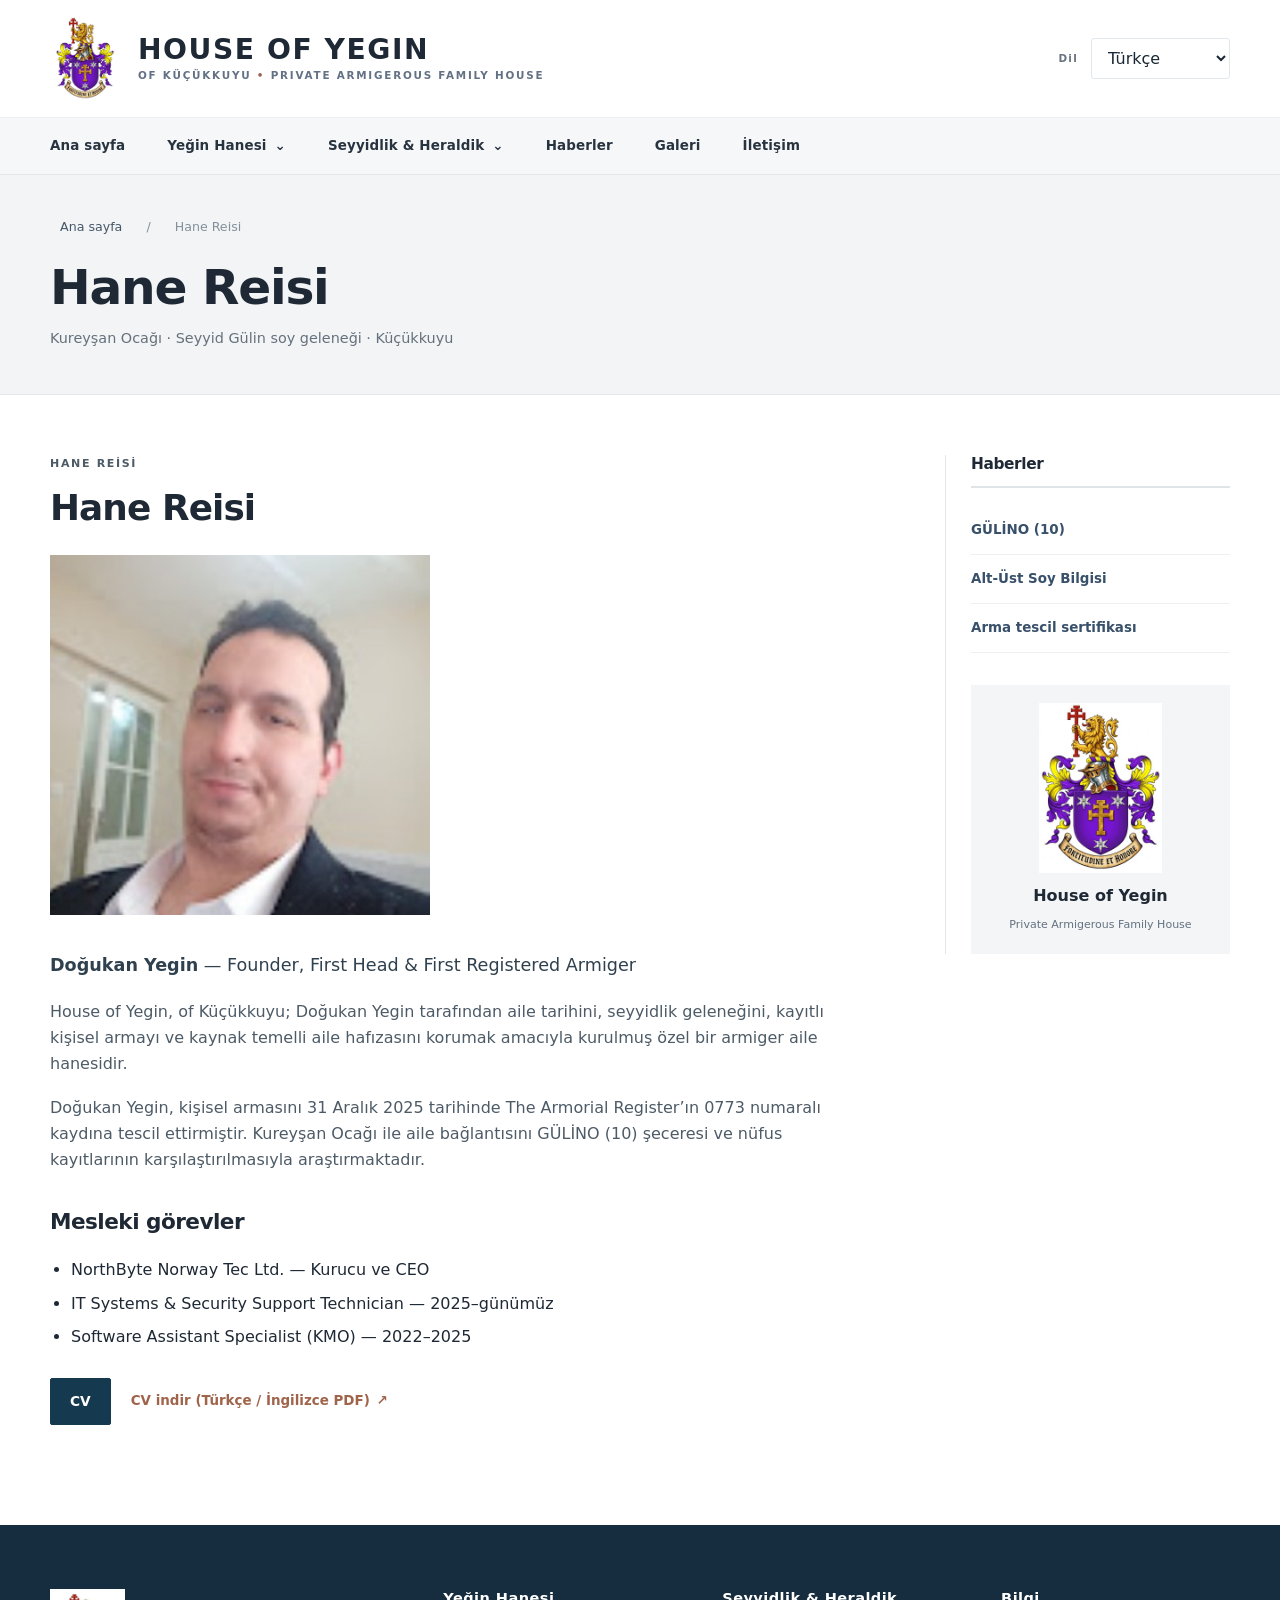
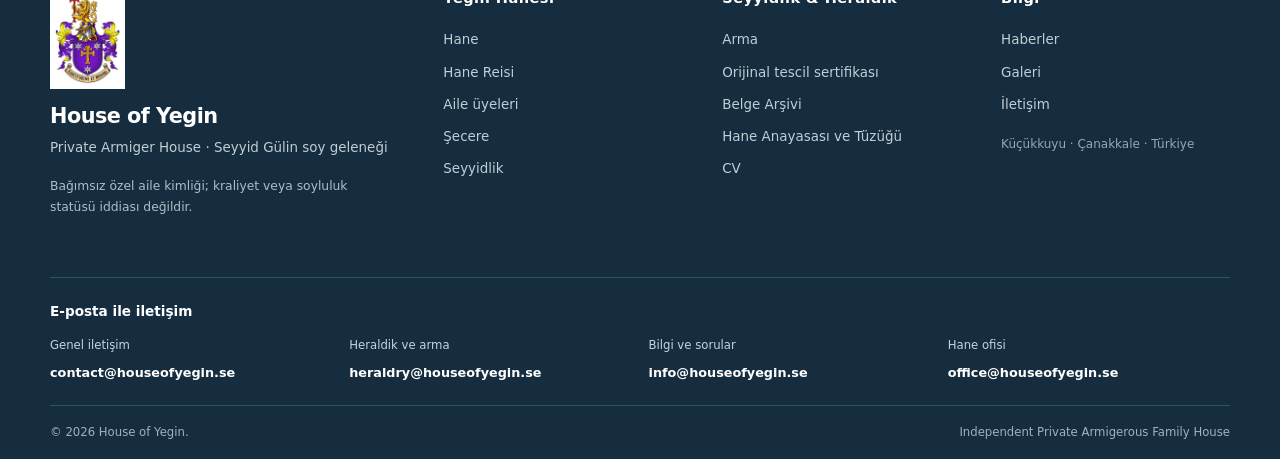
<file: hane-reisi.html>
<!DOCTYPE html>

<html dir="ltr" lang="tr"><head><meta charset="utf-8"/><meta content="width=device-width,initial-scale=1" name="viewport"/><meta content="light" name="color-scheme"/><meta content="#ffffff" name="theme-color"/><meta content="House of Yegin, of Küçükkuyu — private armigerous family house. Kureyşan Ocak, Seyyid Gülin lineage research, founder Doğukan Yegin, registered arms No. 0773." name="description"/><title>House of Yegin — founder</title><link href="assets/house-yegin-shield.svg" rel="icon" type="image/svg+xml"/><link href="modern.css" rel="stylesheet"/><script defer="" src="translations.js"></script><script defer="" src="translations-additions.js"></script><script defer="" src="translations-modern.js"></script><script defer="" src="translations-submenu.js"></script><script defer="True" src="translations-photo.js"></script><script defer="" src="translations-emails.js"></script><script defer="" src="modern.js"></script></head><body data-page="founder"><a class="skip-to-content" href="#main"><span data-i18n="skip">Ana içeriğe geç</span></a><header class="site-header"><div class="container head-brand-row"><a class="brand" href="index.html"><span class="brand-image"><img alt="House of Yegin" src="assets/dogukan-yegin-registered-arms.jpg"/></span><span class="brand-wordmark"><strong>HOUSE OF YEGIN</strong><small>OF KÜÇÜKKUYU <i>•</i> PRIVATE ARMIGEROUS FAMILY HOUSE</small></span></a><div class="brand-utilities"><span class="utility-label"><span data-i18n="languageTitle">LANGUAGE</span></span><select aria-label="Language" id="language"><option value="tr">Türkçe</option><option value="en">English</option><option value="nb">Norsk</option><option value="sv">Svenska</option><option value="da">Dansk</option><option value="es">Español</option><option value="de">Deutsch</option><option value="ar">العربية</option><option value="ka">ქართული</option><option value="fr">Français</option><option value="nl-BE">Vlaams</option></select><button aria-controls="main-nav" aria-expanded="false" class="menu-toggle" id="menu-toggle" type="button">☰ <span><span data-i18n="menuLabel">Menü</span></span></button></div></div><div class="nav-shell"><div class="container"><nav aria-label="Main menu" class="site-nav" id="main-nav"><ul class="nav-main"><li><a class="" href="index.html"><span data-i18n="navHome">Ana sayfa</span></a></li><li class="has-dropdown"><button aria-expanded="false" class="drop-trigger" type="button"><span data-i18n="navHouseTop">Yeğin Hanesi</span> <span aria-hidden="true">⌄</span></button><ul class="dropdown" role="list"><li><a class="" href="hane.html"><span data-i18n="navHouse">Hane Hakkında</span></a></li><li><a class="" href="aile.html"><span data-i18n="navFamily">Aile Üyeleri</span></a></li><li><a class="" href="hane-reisi.html"><span data-i18n="navHead">Hane Reisi</span></a></li><li><a class="" href="secere.html"><span data-i18n="navTree">Şecere</span></a></li><li><a class="" href="tuzuk.html"><span data-i18n="navConstitution">Hane Tüzüğü</span></a></li></ul></li><li class="has-dropdown"><button aria-expanded="false" class="drop-trigger" type="button"><span data-i18n="navHeritageTop">Miras &amp; Heraldik</span> <span aria-hidden="true">⌄</span></button><ul class="dropdown" role="list"><li><a class="" href="seyyidlik.html"><span data-i18n="navHeritage">Seyyidlik</span></a></li><li><a class="" href="arma.html"><span data-i18n="navArms">Kişisel Arma</span></a></li><li class="has-submenu"><button aria-expanded="false" class="submenu-trigger" type="button"><span data-i18n="navArmDocs">Arma belgeleri</span> <span aria-hidden="true">›</span></button><ul class="submenu" role="list"><li><a href="sertifika.html"><span data-i18n="navCertificate">Arma Sertifikası</span></a></li><li><a href="tuzuk.html"><span data-i18n="navConstitution">Hane Tüzüğü</span></a></li></ul></li><li class="has-submenu"><button aria-expanded="false" class="submenu-trigger" type="button"><span data-i18n="navResearchArchive">Araştırma ve arşiv</span> <span aria-hidden="true">›</span></button><ul class="submenu" role="list"><li><a href="dosyalar.html"><span data-i18n="navDocuments">Belge Arşivi</span></a></li><li><a href="ozgecmis.html"><span data-i18n="navCV">Özgeçmiş</span></a></li></ul></li></ul></li><li><a class="" href="haberler.html"><span data-i18n="navNews">Haberler</span></a></li><li><a class="" href="galeri.html"><span data-i18n="navGallery">Galeri</span></a></li><li><a class="" href="iletisim.html"><span data-i18n="navContact">İletişim</span></a></li></ul></nav></div></div></header><main id="main"><div class="page-banner"><div class="container"><p class="page-crumb"><a class="" href="index.html"><span data-i18n="navHome">Ana sayfa</span></a> <span> / </span> <span data-i18n="navHead">Hane Reisi</span></p><h1><span data-i18n="navHead">Hane Reisi</span></h1><p><span data-i18n="siteIdentity">Küçükkuyu · Özel armiger aile hanesi · Kureyşan seyyidlik geleneği</span></p></div></div><div class="container article-layout"><article class="main-article"><p class="article-eyebrow"><span data-i18n="navHead">Hane Reisi</span></p><h2><span data-i18n="navHead">Hane Reisi</span></h2><figure class="article-photo"><img alt="Doğukan Yegin" loading="lazy" src="assets/dogukan-yegin-portrait.jpg"/></figure><p class="lead"><strong>Doğukan Yegin</strong> — <span data-i18n="headRole">Kurucu, İlk Hane Reisi ve İlk Kayıtlı Arma Sahibi</span></p><p><span data-i18n="headBio">House of Yegin, Doğukan Yegin tarafından aile mirasını, seyyidlik geleneğini ve kişisel armayı korumak amacıyla kurulmuştur.</span></p><p><span data-i18n="headBioTwo">Doğukan Yegin’in kişisel arması 31 Aralık 2025’te The Armorial Register’da tescil edilmiştir.</span></p><h3><span data-i18n="cvCareer">Mesleki görevler</span></h3><ul class="clean-list"><li><span data-i18n="cvRole1">NorthByte Norway Tec Ltd. — Kurucu ve CEO</span></li><li><span data-i18n="cvRole2">IT Systems &amp; Security Support Technician — 2025–günümüz</span></li><li><span data-i18n="cvRole3">Software Assistant Specialist — 2022–2025</span></li></ul><div class="action-row"><a class="primary-cta small" href="ozgecmis.html"><span data-i18n="navCV">Özgeçmiş</span></a><a class="text-link" href="documents/dogukan-yegin-cv-tr-en.pdf" target="_blank"><span data-i18n="cvButton">CV PDF indir</span> ↗</a></div></article><aside class="page-sidebar"><h3><span data-i18n="recentNews">Son gelişmeler</span></h3><div class="sidebar-links"><a href="haberler.html"><span data-i18n="newsTitle1">Şecere araştırması</span></a><a href="haberler.html"><span data-i18n="newsTitle2">Soy kaydı incelemesi</span></a><a href="haberler.html"><span data-i18n="newsTitle3">Arma kaydı</span></a></div><div class="sidebar-promo"><img alt="" src="assets/dogukan-yegin-registered-arms.jpg"/><p>House of Yegin</p><small>Private Armigerous Family House</small></div></aside></div></main><footer class="site-footer"><div class="container footer-grid"><div class="footer-about"><img alt="" height="90" src="assets/dogukan-yegin-registered-arms.jpg" width="68"/><h3>House of Yegin</h3><p><span data-i18n="footerTag">Özel armiger aile hanesi · Seyyid Gülin şecere geleneği</span></p><small><span data-i18n="footerDisclaimer">Kraliyet veya soyluluk hanesi olduğu iddiası bulunmayan özel aile kimliği.</span></small></div><div><h4><span data-i18n="navHouseTop">Yeğin Hanesi</span></h4><a class="" href="hane.html"><span data-i18n="navHouse">Hane</span></a> <a class="" href="hane-reisi.html"><span data-i18n="navHead">Hane Reisi</span></a> <a class="" href="aile.html"><span data-i18n="navFamily">Aile</span></a> <a class="" href="secere.html"><span data-i18n="navTree">Şecere</span></a> <a class="" href="seyyidlik.html"><span data-i18n="navHeritage">Seyyidlik</span></a></div><div><h4><span data-i18n="navHeritageTop">Miras &amp; Heraldik</span></h4><a class="" href="arma.html"><span data-i18n="navArms">Arma</span></a> <a class="" href="sertifika.html"><span data-i18n="navCertificate">Sertifika</span></a> <a class="" href="dosyalar.html"><span data-i18n="navDocuments">Arşiv</span></a> <a class="" href="tuzuk.html"><span data-i18n="navConstitution">Tüzük</span></a> <a class="" href="ozgecmis.html"><span data-i18n="navCV">CV</span></a></div><div><h4><span data-i18n="footerExplore">Bilgi</span></h4><a class="" href="haberler.html"><span data-i18n="navNews">Haberler</span></a> <a class="" href="galeri.html"><span data-i18n="navGallery">Galeri</span></a> <a class="" href="iletisim.html"><span data-i18n="navContact">İletişim</span></a><p class="footer-address">Küçükkuyu · Çanakkale · Türkiye</p></div></div><div aria-label="House of Yegin email addresses" class="container site-footer-email-links"><div class="footer-email-heading"><span data-i18n="emailFooterTitle">E-posta ile iletişim</span></div><div class="footer-email-grid"><div class="footer-email-item"><span data-i18n="emailContact">Genel iletişim</span><a dir="ltr" href="mailto:contact@houseofyegin.se">contact@houseofyegin.se</a></div><div class="footer-email-item"><span data-i18n="emailHeraldry">Heraldik ve arma</span><a dir="ltr" href="mailto:heraldry@houseofyegin.se">heraldry@houseofyegin.se</a></div><div class="footer-email-item"><span data-i18n="emailInfo">Bilgi ve sorular</span><a dir="ltr" href="mailto:info@houseofyegin.se">info@houseofyegin.se</a></div><div class="footer-email-item"><span data-i18n="emailOffice">Hane ofisi</span><a dir="ltr" href="mailto:office@houseofyegin.se">office@houseofyegin.se</a></div></div></div><div class="footer-bottom container"><span>© <span id="year">2026</span> House of Yegin.</span><span>Independent Private Armigerous Family House</span></div></footer><div class="lightbox" hidden="" id="lightbox"><button aria-label="Close" id="close-lightbox" type="button">×</button><img alt="" id="lightbox-image"/></div></body></html>
</file>
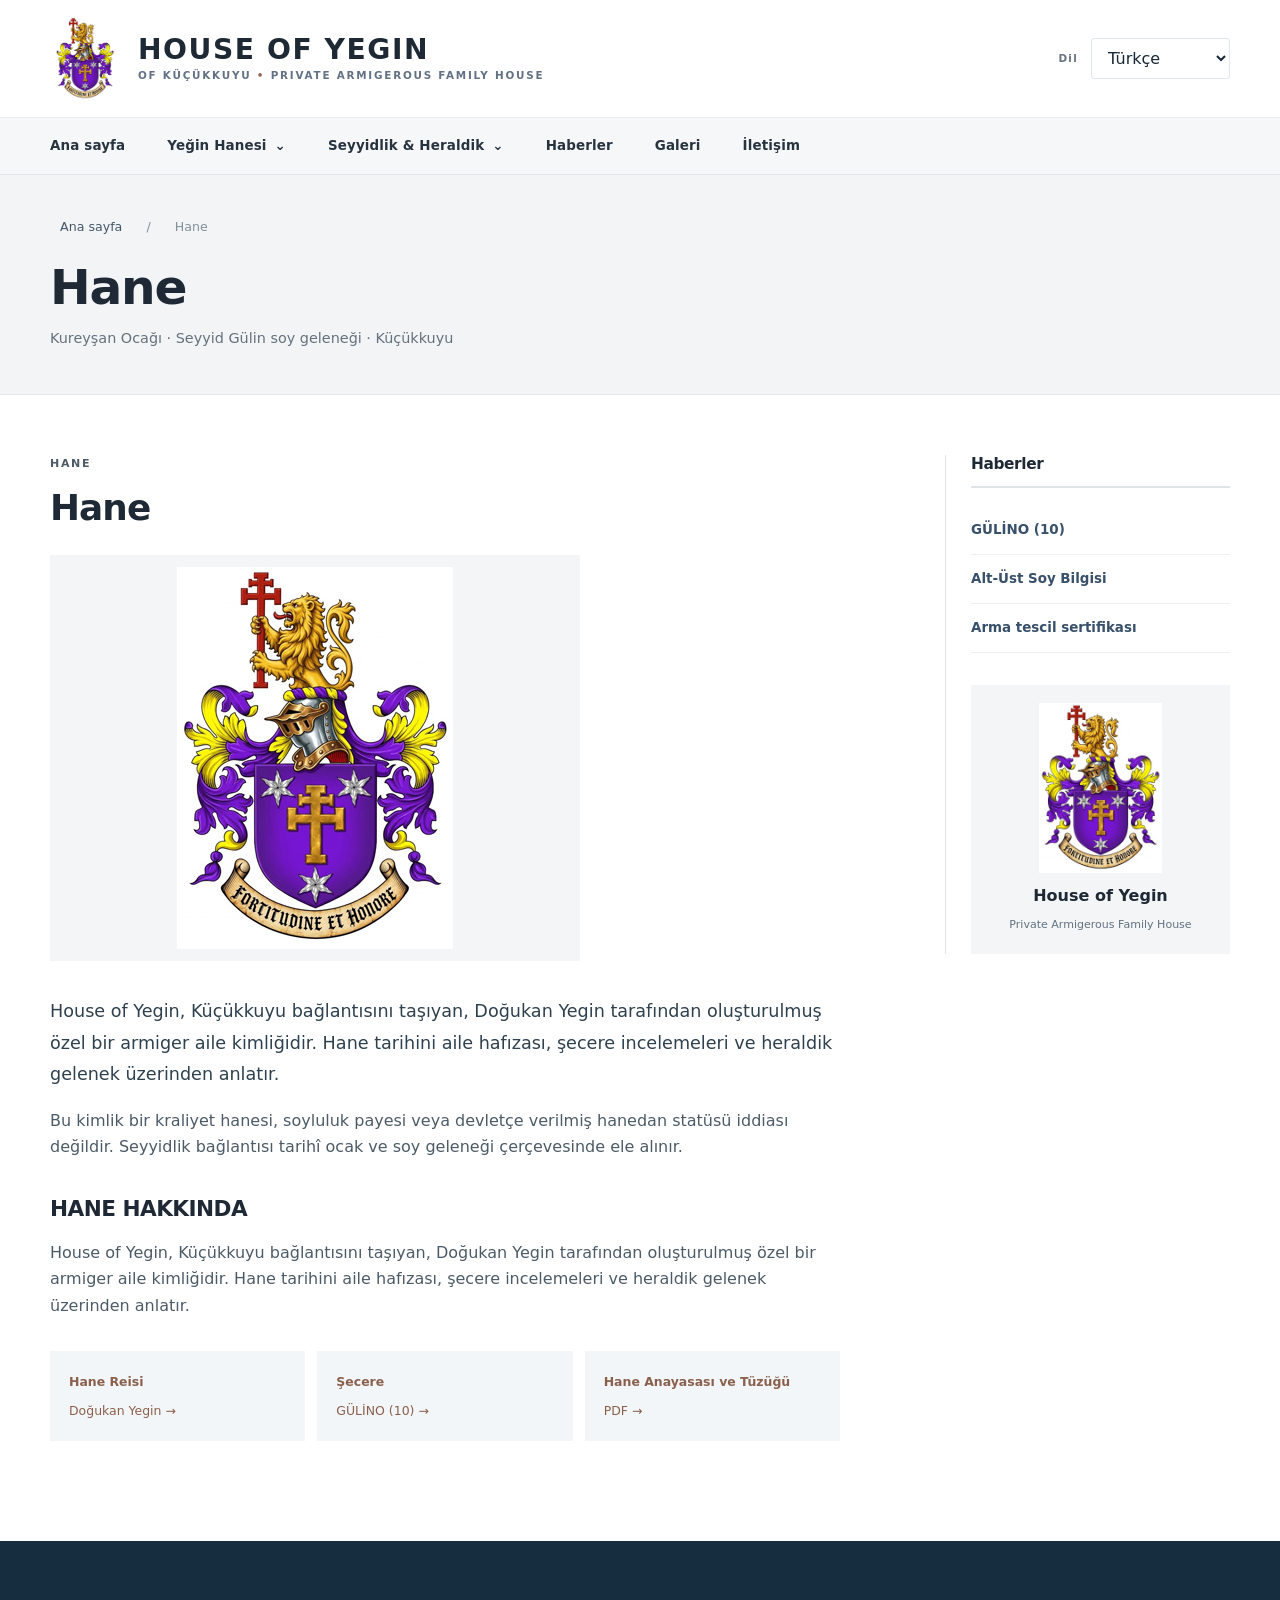
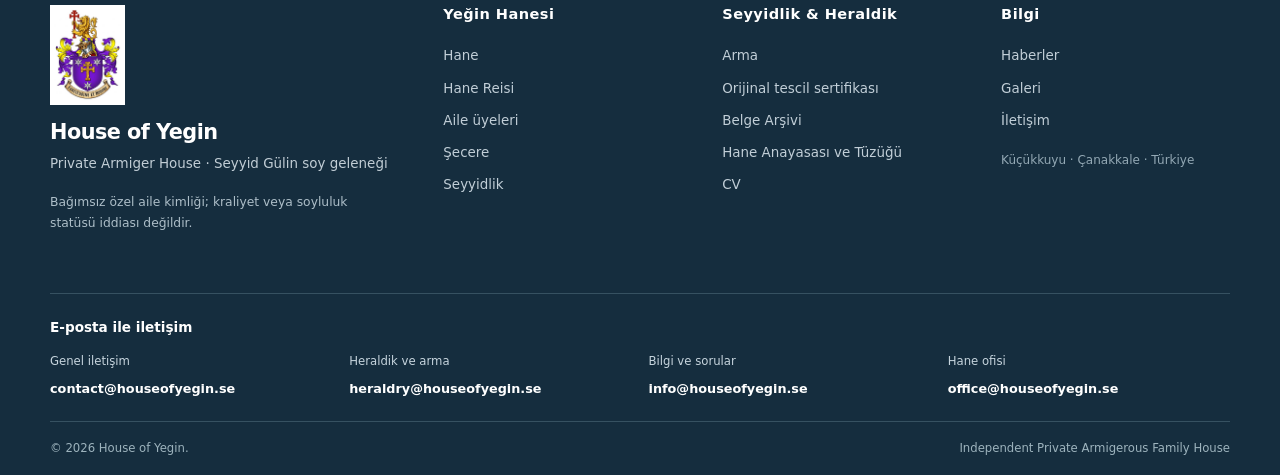
<file: hane.html>
<!DOCTYPE html>

<html dir="ltr" lang="tr"><head><meta charset="utf-8"/><meta content="width=device-width,initial-scale=1" name="viewport"/><meta content="light" name="color-scheme"/><meta content="#ffffff" name="theme-color"/><meta content="House of Yegin, of Küçükkuyu — private armigerous family house. Kureyşan Ocak, Seyyid Gülin lineage research, founder Doğukan Yegin, registered arms No. 0773." name="description"/><title>House of Yegin — house</title><link href="assets/house-yegin-shield.svg" rel="icon" type="image/svg+xml"/><link href="modern.css" rel="stylesheet"/><script defer="" src="translations.js"></script><script defer="" src="translations-additions.js"></script><script defer="" src="translations-modern.js"></script><script defer="" src="translations-submenu.js"></script><script defer="True" src="translations-photo.js"></script><script defer="" src="translations-emails.js"></script><script defer="" src="modern.js"></script></head><body data-page="house"><a class="skip-to-content" href="#main"><span data-i18n="skip">Ana içeriğe geç</span></a><header class="site-header"><div class="container head-brand-row"><a class="brand" href="index.html"><span class="brand-image"><img alt="House of Yegin" src="assets/dogukan-yegin-registered-arms.jpg"/></span><span class="brand-wordmark"><strong>HOUSE OF YEGIN</strong><small>OF KÜÇÜKKUYU <i>•</i> PRIVATE ARMIGEROUS FAMILY HOUSE</small></span></a><div class="brand-utilities"><span class="utility-label"><span data-i18n="languageTitle">LANGUAGE</span></span><select aria-label="Language" id="language"><option value="tr">Türkçe</option><option value="en">English</option><option value="nb">Norsk</option><option value="sv">Svenska</option><option value="da">Dansk</option><option value="es">Español</option><option value="de">Deutsch</option><option value="ar">العربية</option><option value="ka">ქართული</option><option value="fr">Français</option><option value="nl-BE">Vlaams</option></select><button aria-controls="main-nav" aria-expanded="false" class="menu-toggle" id="menu-toggle" type="button">☰ <span><span data-i18n="menuLabel">Menü</span></span></button></div></div><div class="nav-shell"><div class="container"><nav aria-label="Main menu" class="site-nav" id="main-nav"><ul class="nav-main"><li><a class="" href="index.html"><span data-i18n="navHome">Ana sayfa</span></a></li><li class="has-dropdown"><button aria-expanded="false" class="drop-trigger" type="button"><span data-i18n="navHouseTop">Yeğin Hanesi</span> <span aria-hidden="true">⌄</span></button><ul class="dropdown" role="list"><li><a class="" href="hane.html"><span data-i18n="navHouse">Hane Hakkında</span></a></li><li><a class="" href="aile.html"><span data-i18n="navFamily">Aile Üyeleri</span></a></li><li><a class="" href="hane-reisi.html"><span data-i18n="navHead">Hane Reisi</span></a></li><li><a class="" href="secere.html"><span data-i18n="navTree">Şecere</span></a></li><li><a class="" href="tuzuk.html"><span data-i18n="navConstitution">Hane Tüzüğü</span></a></li></ul></li><li class="has-dropdown"><button aria-expanded="false" class="drop-trigger" type="button"><span data-i18n="navHeritageTop">Miras &amp; Heraldik</span> <span aria-hidden="true">⌄</span></button><ul class="dropdown" role="list"><li><a class="" href="seyyidlik.html"><span data-i18n="navHeritage">Seyyidlik</span></a></li><li><a class="" href="arma.html"><span data-i18n="navArms">Kişisel Arma</span></a></li><li class="has-submenu"><button aria-expanded="false" class="submenu-trigger" type="button"><span data-i18n="navArmDocs">Arma belgeleri</span> <span aria-hidden="true">›</span></button><ul class="submenu" role="list"><li><a href="sertifika.html"><span data-i18n="navCertificate">Arma Sertifikası</span></a></li><li><a href="tuzuk.html"><span data-i18n="navConstitution">Hane Tüzüğü</span></a></li></ul></li><li class="has-submenu"><button aria-expanded="false" class="submenu-trigger" type="button"><span data-i18n="navResearchArchive">Araştırma ve arşiv</span> <span aria-hidden="true">›</span></button><ul class="submenu" role="list"><li><a href="dosyalar.html"><span data-i18n="navDocuments">Belge Arşivi</span></a></li><li><a href="ozgecmis.html"><span data-i18n="navCV">Özgeçmiş</span></a></li></ul></li></ul></li><li><a class="" href="haberler.html"><span data-i18n="navNews">Haberler</span></a></li><li><a class="" href="galeri.html"><span data-i18n="navGallery">Galeri</span></a></li><li><a class="" href="iletisim.html"><span data-i18n="navContact">İletişim</span></a></li></ul></nav></div></div></header><main id="main"><div class="page-banner"><div class="container"><p class="page-crumb"><a class="" href="index.html"><span data-i18n="navHome">Ana sayfa</span></a> <span> / </span> <span data-i18n="navHouse">House of Yegin</span></p><h1><span data-i18n="navHouse">House of Yegin</span></h1><p><span data-i18n="siteIdentity">Küçükkuyu · Özel armiger aile hanesi · Kureyşan seyyidlik geleneği</span></p></div></div><div class="container article-layout"><article class="main-article"><p class="article-eyebrow"><span data-i18n="navHouse">House of Yegin</span></p><h2><span data-i18n="navHouse">House of Yegin</span></h2><figure class="article-photo"><img alt="" loading="lazy" src="assets/dogukan-yegin-registered-arms.jpg"/></figure><p class="lead"><span data-i18n="houseParagraph">House of Yegin, of Küçükkuyu, Doğukan Yegin tarafından kurulan özel bir armiger aile hanesidir.</span></p><p><span data-i18n="houseParagraph2">Hanenin amacı aile tarihi, seyyidlik soy geleneği ve heraldik mirası korumaktır.</span></p><h3><span data-i18n="aboutMission">Aile mirasının korunması</span></h3><p><span data-i18n="constitutionSummary">House of Yegin özel ve bağımsızdır. Aile tarihini, belgelerini ve kişisel heraldik geleneklerini gelecek kuşaklara aktarmayı amaçlar.</span></p><div class="info-grid"><a href="hane-reisi.html"><strong><span data-i18n="navHead">Hane Reisi</span></strong><span>Doğukan Yegin →</span></a><a href="secere.html"><strong><span data-i18n="navTree">Şecere</span></strong><span>GÜLİNO (10) →</span></a><a href="tuzuk.html"><strong><span data-i18n="navConstitution">Hane Tüzüğü</span></strong><span>PDF →</span></a></div></article><aside class="page-sidebar"><h3><span data-i18n="recentNews">Son gelişmeler</span></h3><div class="sidebar-links"><a href="haberler.html"><span data-i18n="newsTitle1">Şecere araştırması</span></a><a href="haberler.html"><span data-i18n="newsTitle2">Soy kaydı incelemesi</span></a><a href="haberler.html"><span data-i18n="newsTitle3">Arma kaydı</span></a></div><div class="sidebar-promo"><img alt="" src="assets/dogukan-yegin-registered-arms.jpg"/><p>House of Yegin</p><small>Private Armigerous Family House</small></div></aside></div></main><footer class="site-footer"><div class="container footer-grid"><div class="footer-about"><img alt="" height="90" src="assets/dogukan-yegin-registered-arms.jpg" width="68"/><h3>House of Yegin</h3><p><span data-i18n="footerTag">Özel armiger aile hanesi · Seyyid Gülin şecere geleneği</span></p><small><span data-i18n="footerDisclaimer">Kraliyet veya soyluluk hanesi olduğu iddiası bulunmayan özel aile kimliği.</span></small></div><div><h4><span data-i18n="navHouseTop">Yeğin Hanesi</span></h4><a class="" href="hane.html"><span data-i18n="navHouse">Hane</span></a> <a class="" href="hane-reisi.html"><span data-i18n="navHead">Hane Reisi</span></a> <a class="" href="aile.html"><span data-i18n="navFamily">Aile</span></a> <a class="" href="secere.html"><span data-i18n="navTree">Şecere</span></a> <a class="" href="seyyidlik.html"><span data-i18n="navHeritage">Seyyidlik</span></a></div><div><h4><span data-i18n="navHeritageTop">Miras &amp; Heraldik</span></h4><a class="" href="arma.html"><span data-i18n="navArms">Arma</span></a> <a class="" href="sertifika.html"><span data-i18n="navCertificate">Sertifika</span></a> <a class="" href="dosyalar.html"><span data-i18n="navDocuments">Arşiv</span></a> <a class="" href="tuzuk.html"><span data-i18n="navConstitution">Tüzük</span></a> <a class="" href="ozgecmis.html"><span data-i18n="navCV">CV</span></a></div><div><h4><span data-i18n="footerExplore">Bilgi</span></h4><a class="" href="haberler.html"><span data-i18n="navNews">Haberler</span></a> <a class="" href="galeri.html"><span data-i18n="navGallery">Galeri</span></a> <a class="" href="iletisim.html"><span data-i18n="navContact">İletişim</span></a><p class="footer-address">Küçükkuyu · Çanakkale · Türkiye</p></div></div><div aria-label="House of Yegin email addresses" class="container site-footer-email-links"><div class="footer-email-heading"><span data-i18n="emailFooterTitle">E-posta ile iletişim</span></div><div class="footer-email-grid"><div class="footer-email-item"><span data-i18n="emailContact">Genel iletişim</span><a dir="ltr" href="mailto:contact@houseofyegin.se">contact@houseofyegin.se</a></div><div class="footer-email-item"><span data-i18n="emailHeraldry">Heraldik ve arma</span><a dir="ltr" href="mailto:heraldry@houseofyegin.se">heraldry@houseofyegin.se</a></div><div class="footer-email-item"><span data-i18n="emailInfo">Bilgi ve sorular</span><a dir="ltr" href="mailto:info@houseofyegin.se">info@houseofyegin.se</a></div><div class="footer-email-item"><span data-i18n="emailOffice">Hane ofisi</span><a dir="ltr" href="mailto:office@houseofyegin.se">office@houseofyegin.se</a></div></div></div><div class="footer-bottom container"><span>© <span id="year">2026</span> House of Yegin.</span><span>Independent Private Armigerous Family House</span></div></footer><div class="lightbox" hidden="" id="lightbox"><button aria-label="Close" id="close-lightbox" type="button">×</button><img alt="" id="lightbox-image"/></div></body></html>
</file>
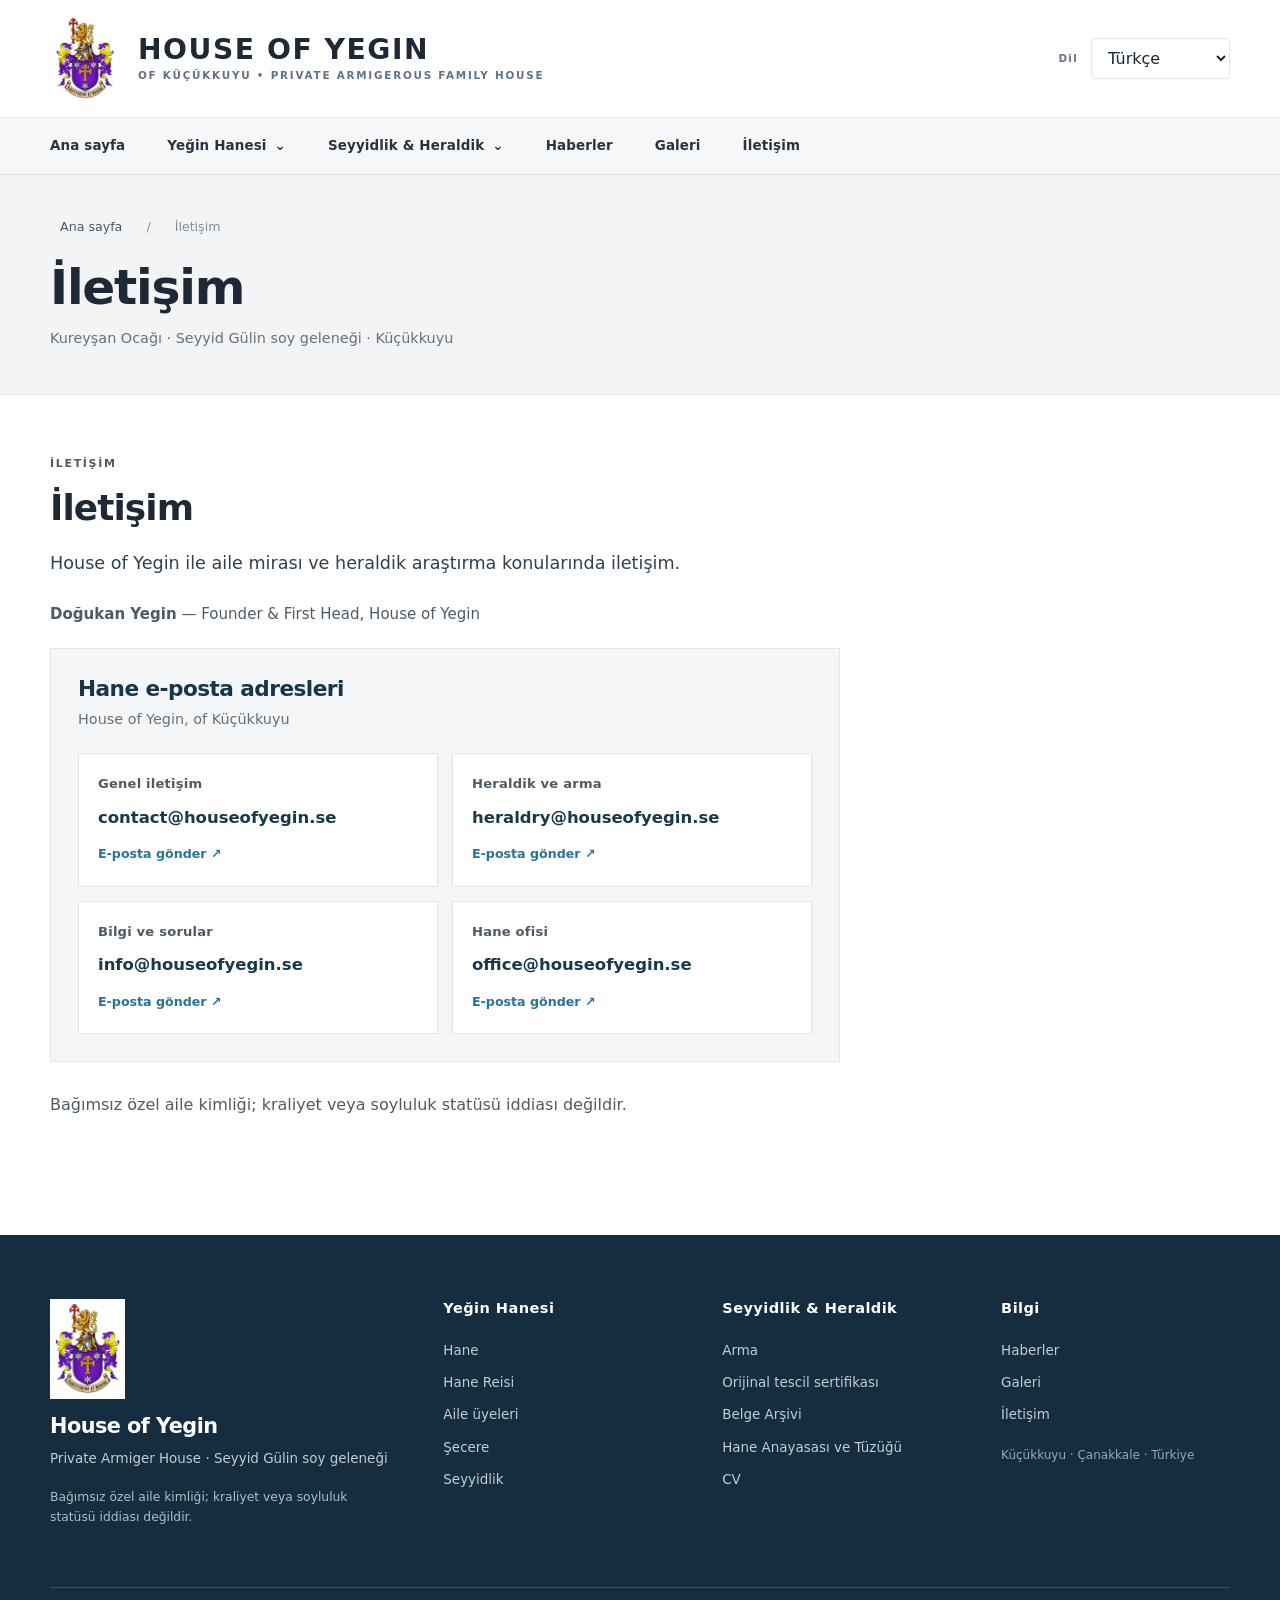
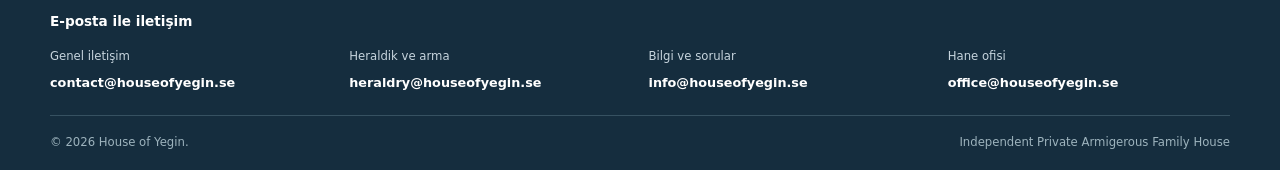
<file: iletisim.html>
<!DOCTYPE html>

<html dir="ltr" lang="tr"><head><meta charset="utf-8"/><meta content="width=device-width,initial-scale=1" name="viewport"/><meta content="light" name="color-scheme"/><meta content="#ffffff" name="theme-color"/><meta content="House of Yegin, of Küçükkuyu — private armigerous family house. Kureyşan Ocak, Seyyid Gülin lineage research, founder Doğukan Yegin, registered arms No. 0773." name="description"/><title>House of Yegin — contact</title><link href="assets/house-yegin-shield.svg" rel="icon" type="image/svg+xml"/><link href="modern.css" rel="stylesheet"/><script defer="" src="translations.js"></script><script defer="" src="translations-additions.js"></script><script defer="" src="translations-modern.js"></script><script defer="" src="translations-submenu.js"></script><script defer="True" src="translations-photo.js"></script><script defer="" src="translations-emails.js"></script><script defer="" src="modern.js"></script></head><body data-page="contact"><a class="skip-to-content" href="#main"><span data-i18n="skip">Ana içeriğe geç</span></a><header class="site-header"><div class="container head-brand-row"><a class="brand" href="index.html"><span class="brand-image"><img alt="House of Yegin" src="assets/dogukan-yegin-registered-arms.jpg"/></span><span class="brand-wordmark"><strong>HOUSE OF YEGIN</strong><small>OF KÜÇÜKKUYU <i>•</i> PRIVATE ARMIGEROUS FAMILY HOUSE</small></span></a><div class="brand-utilities"><span class="utility-label"><span data-i18n="languageTitle">LANGUAGE</span></span><select aria-label="Language" id="language"><option value="tr">Türkçe</option><option value="en">English</option><option value="nb">Norsk</option><option value="sv">Svenska</option><option value="da">Dansk</option><option value="es">Español</option><option value="de">Deutsch</option><option value="ar">العربية</option><option value="ka">ქართული</option><option value="fr">Français</option><option value="nl-BE">Vlaams</option></select><button aria-controls="main-nav" aria-expanded="false" class="menu-toggle" id="menu-toggle" type="button">☰ <span><span data-i18n="menuLabel">Menü</span></span></button></div></div><div class="nav-shell"><div class="container"><nav aria-label="Main menu" class="site-nav" id="main-nav"><ul class="nav-main"><li><a class="" href="index.html"><span data-i18n="navHome">Ana sayfa</span></a></li><li class="has-dropdown"><button aria-expanded="false" class="drop-trigger" type="button"><span data-i18n="navHouseTop">Yeğin Hanesi</span> <span aria-hidden="true">⌄</span></button><ul class="dropdown" role="list"><li><a class="" href="hane.html"><span data-i18n="navHouse">Hane Hakkında</span></a></li><li><a class="" href="aile.html"><span data-i18n="navFamily">Aile Üyeleri</span></a></li><li><a class="" href="hane-reisi.html"><span data-i18n="navHead">Hane Reisi</span></a></li><li><a class="" href="secere.html"><span data-i18n="navTree">Şecere</span></a></li><li><a class="" href="tuzuk.html"><span data-i18n="navConstitution">Hane Tüzüğü</span></a></li></ul></li><li class="has-dropdown"><button aria-expanded="false" class="drop-trigger" type="button"><span data-i18n="navHeritageTop">Miras &amp; Heraldik</span> <span aria-hidden="true">⌄</span></button><ul class="dropdown" role="list"><li><a class="" href="seyyidlik.html"><span data-i18n="navHeritage">Seyyidlik</span></a></li><li><a class="" href="arma.html"><span data-i18n="navArms">Kişisel Arma</span></a></li><li class="has-submenu"><button aria-expanded="false" class="submenu-trigger" type="button"><span data-i18n="navArmDocs">Arma belgeleri</span> <span aria-hidden="true">›</span></button><ul class="submenu" role="list"><li><a href="sertifika.html"><span data-i18n="navCertificate">Arma Sertifikası</span></a></li><li><a href="tuzuk.html"><span data-i18n="navConstitution">Hane Tüzüğü</span></a></li></ul></li><li class="has-submenu"><button aria-expanded="false" class="submenu-trigger" type="button"><span data-i18n="navResearchArchive">Araştırma ve arşiv</span> <span aria-hidden="true">›</span></button><ul class="submenu" role="list"><li><a href="dosyalar.html"><span data-i18n="navDocuments">Belge Arşivi</span></a></li><li><a href="ozgecmis.html"><span data-i18n="navCV">Özgeçmiş</span></a></li></ul></li></ul></li><li><a class="" href="haberler.html"><span data-i18n="navNews">Haberler</span></a></li><li><a class="" href="galeri.html"><span data-i18n="navGallery">Galeri</span></a></li><li><a class="" href="iletisim.html"><span data-i18n="navContact">İletişim</span></a></li></ul></nav></div></div></header><main id="main"><div class="page-banner"><div class="container"><p class="page-crumb"><a class="" href="index.html"><span data-i18n="navHome">Ana sayfa</span></a> <span> / </span> <span data-i18n="navContact">İletişim</span></p><h1><span data-i18n="navContact">İletişim</span></h1><p><span data-i18n="siteIdentity">Küçükkuyu · Özel armiger aile hanesi · Kureyşan seyyidlik geleneği</span></p></div></div><div class="container article-layout"><article class="main-article"><p class="article-eyebrow"><span data-i18n="navContact">İletişim</span></p><h2><span data-i18n="navContact">İletişim</span></h2><p class="lead"><span data-i18n="contactIntro">House of Yegin ile soybilim, aile mirası veya heraldik araştırma konularında iletişim kurabilirsiniz.</span></p><p class="contact-head-credit"><strong>Doğukan Yegin</strong> — Founder &amp; First Head, House of Yegin</p><section aria-labelledby="house-contact-title" class="house-contact-panel">
<div class="house-contact-intro">
<h3 data-i18n="emailsHeading" id="house-contact-title">Hane e-posta adresleri</h3>
<p>House of Yegin, of Küçükkuyu</p>
</div>
<div class="email-address-grid">
<div class="email-address-card">
<p class="email-role" data-i18n="emailContact">Genel iletişim</p>
<a class="email-address-link" dir="ltr" href="mailto:contact@houseofyegin.se">contact@houseofyegin.se</a>
<a aria-label="contact@houseofyegin.se" class="email-write-link" href="mailto:contact@houseofyegin.se"><span data-i18n="emailSend">E-posta gönder</span> ↗</a>
</div><div class="email-address-card">
<p class="email-role" data-i18n="emailHeraldry">Heraldik ve arma</p>
<a class="email-address-link" dir="ltr" href="mailto:heraldry@houseofyegin.se">heraldry@houseofyegin.se</a>
<a aria-label="heraldry@houseofyegin.se" class="email-write-link" href="mailto:heraldry@houseofyegin.se"><span data-i18n="emailSend">E-posta gönder</span> ↗</a>
</div><div class="email-address-card">
<p class="email-role" data-i18n="emailInfo">Bilgi ve sorular</p>
<a class="email-address-link" dir="ltr" href="mailto:info@houseofyegin.se">info@houseofyegin.se</a>
<a aria-label="info@houseofyegin.se" class="email-write-link" href="mailto:info@houseofyegin.se"><span data-i18n="emailSend">E-posta gönder</span> ↗</a>
</div><div class="email-address-card">
<p class="email-role" data-i18n="emailOffice">Hane ofisi</p>
<a class="email-address-link" dir="ltr" href="mailto:office@houseofyegin.se">office@houseofyegin.se</a>
<a aria-label="office@houseofyegin.se" class="email-write-link" href="mailto:office@houseofyegin.se"><span data-i18n="emailSend">E-posta gönder</span> ↗</a>
</div></div>
</section><p><span data-i18n="contactNote">Site özel bir aile tarihi ve heraldik tanıtım alanıdır. Arma sicil başvurusu veya soyluluk unvanı hizmeti sunmaz.</span></p></article></div></main><footer class="site-footer"><div class="container footer-grid"><div class="footer-about"><img alt="" height="90" src="assets/dogukan-yegin-registered-arms.jpg" width="68"/><h3>House of Yegin</h3><p><span data-i18n="footerTag">Özel armiger aile hanesi · Seyyid Gülin şecere geleneği</span></p><small><span data-i18n="footerDisclaimer">Kraliyet veya soyluluk hanesi olduğu iddiası bulunmayan özel aile kimliği.</span></small></div><div><h4><span data-i18n="navHouseTop">Yeğin Hanesi</span></h4><a class="" href="hane.html"><span data-i18n="navHouse">Hane</span></a> <a class="" href="hane-reisi.html"><span data-i18n="navHead">Hane Reisi</span></a> <a class="" href="aile.html"><span data-i18n="navFamily">Aile</span></a> <a class="" href="secere.html"><span data-i18n="navTree">Şecere</span></a> <a class="" href="seyyidlik.html"><span data-i18n="navHeritage">Seyyidlik</span></a></div><div><h4><span data-i18n="navHeritageTop">Miras &amp; Heraldik</span></h4><a class="" href="arma.html"><span data-i18n="navArms">Arma</span></a> <a class="" href="sertifika.html"><span data-i18n="navCertificate">Sertifika</span></a> <a class="" href="dosyalar.html"><span data-i18n="navDocuments">Arşiv</span></a> <a class="" href="tuzuk.html"><span data-i18n="navConstitution">Tüzük</span></a> <a class="" href="ozgecmis.html"><span data-i18n="navCV">CV</span></a></div><div><h4><span data-i18n="footerExplore">Bilgi</span></h4><a class="" href="haberler.html"><span data-i18n="navNews">Haberler</span></a> <a class="" href="galeri.html"><span data-i18n="navGallery">Galeri</span></a> <a class="" href="iletisim.html"><span data-i18n="navContact">İletişim</span></a><p class="footer-address">Küçükkuyu · Çanakkale · Türkiye</p></div></div><div aria-label="House of Yegin email addresses" class="container site-footer-email-links"><div class="footer-email-heading"><span data-i18n="emailFooterTitle">E-posta ile iletişim</span></div><div class="footer-email-grid"><div class="footer-email-item"><span data-i18n="emailContact">Genel iletişim</span><a dir="ltr" href="mailto:contact@houseofyegin.se">contact@houseofyegin.se</a></div><div class="footer-email-item"><span data-i18n="emailHeraldry">Heraldik ve arma</span><a dir="ltr" href="mailto:heraldry@houseofyegin.se">heraldry@houseofyegin.se</a></div><div class="footer-email-item"><span data-i18n="emailInfo">Bilgi ve sorular</span><a dir="ltr" href="mailto:info@houseofyegin.se">info@houseofyegin.se</a></div><div class="footer-email-item"><span data-i18n="emailOffice">Hane ofisi</span><a dir="ltr" href="mailto:office@houseofyegin.se">office@houseofyegin.se</a></div></div></div><div class="footer-bottom container"><span>© <span id="year">2026</span> House of Yegin.</span><span>Independent Private Armigerous Family House</span></div></footer><div class="lightbox" hidden="" id="lightbox"><button aria-label="Close" id="close-lightbox" type="button">×</button><img alt="" id="lightbox-image"/></div></body></html>
</file>
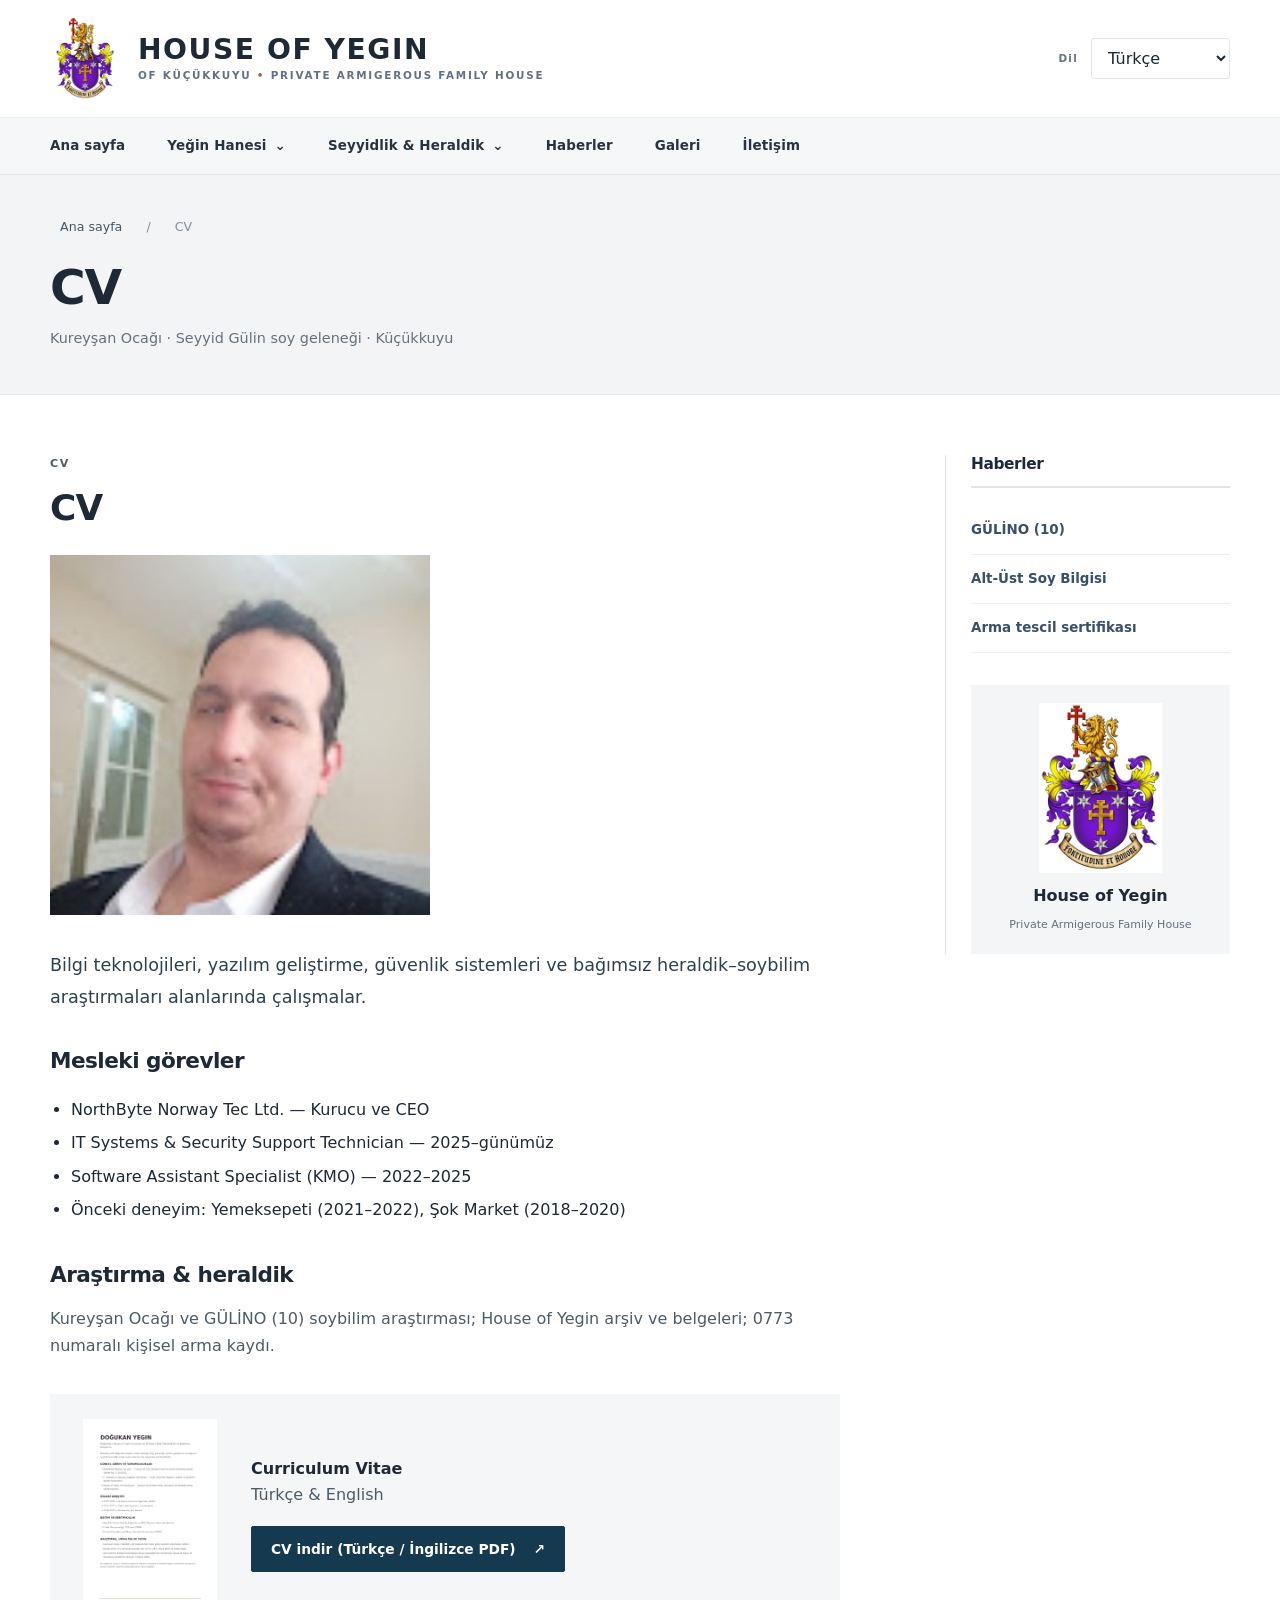
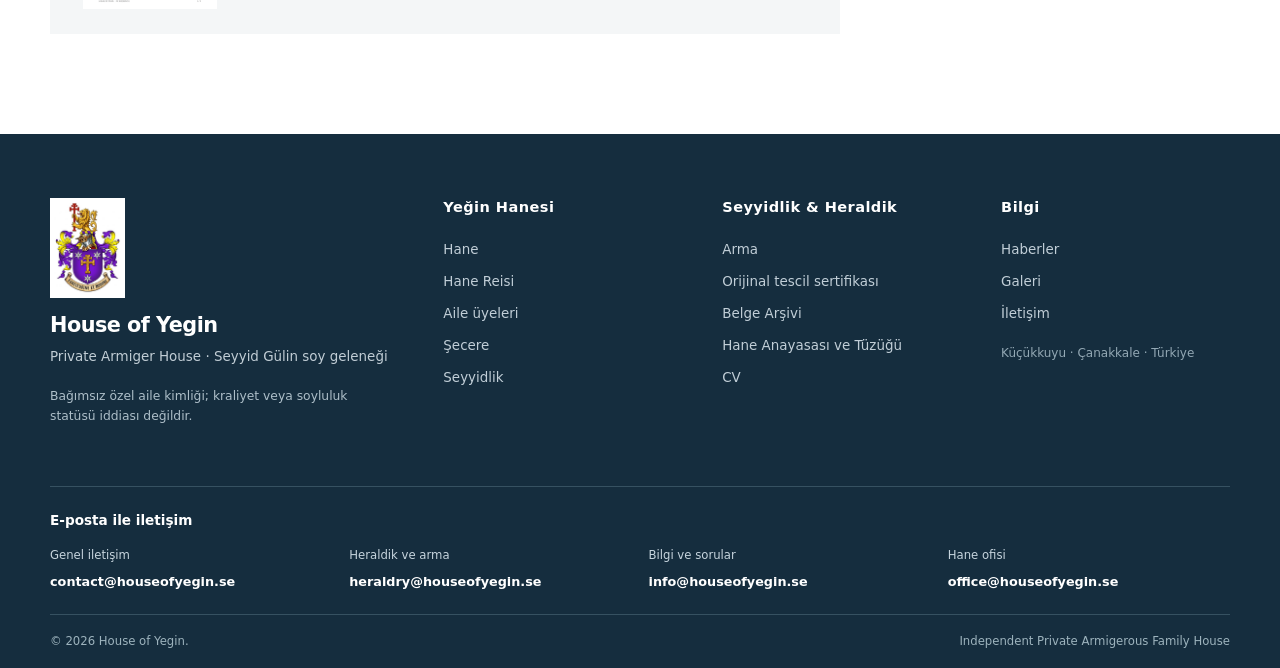
<file: ozgecmis.html>
<!DOCTYPE html>

<html dir="ltr" lang="tr"><head><meta charset="utf-8"/><meta content="width=device-width,initial-scale=1" name="viewport"/><meta content="light" name="color-scheme"/><meta content="#ffffff" name="theme-color"/><meta content="House of Yegin, of Küçükkuyu — private armigerous family house. Kureyşan Ocak, Seyyid Gülin lineage research, founder Doğukan Yegin, registered arms No. 0773." name="description"/><title>House of Yegin — cv</title><link href="assets/house-yegin-shield.svg" rel="icon" type="image/svg+xml"/><link href="modern.css" rel="stylesheet"/><script defer="" src="translations.js"></script><script defer="" src="translations-additions.js"></script><script defer="" src="translations-modern.js"></script><script defer="" src="translations-submenu.js"></script><script defer="True" src="translations-photo.js"></script><script defer="" src="translations-emails.js"></script><script defer="" src="modern.js"></script></head><body data-page="cv"><a class="skip-to-content" href="#main"><span data-i18n="skip">Ana içeriğe geç</span></a><header class="site-header"><div class="container head-brand-row"><a class="brand" href="index.html"><span class="brand-image"><img alt="House of Yegin" src="assets/dogukan-yegin-registered-arms.jpg"/></span><span class="brand-wordmark"><strong>HOUSE OF YEGIN</strong><small>OF KÜÇÜKKUYU <i>•</i> PRIVATE ARMIGEROUS FAMILY HOUSE</small></span></a><div class="brand-utilities"><span class="utility-label"><span data-i18n="languageTitle">LANGUAGE</span></span><select aria-label="Language" id="language"><option value="tr">Türkçe</option><option value="en">English</option><option value="nb">Norsk</option><option value="sv">Svenska</option><option value="da">Dansk</option><option value="es">Español</option><option value="de">Deutsch</option><option value="ar">العربية</option><option value="ka">ქართული</option><option value="fr">Français</option><option value="nl-BE">Vlaams</option></select><button aria-controls="main-nav" aria-expanded="false" class="menu-toggle" id="menu-toggle" type="button">☰ <span><span data-i18n="menuLabel">Menü</span></span></button></div></div><div class="nav-shell"><div class="container"><nav aria-label="Main menu" class="site-nav" id="main-nav"><ul class="nav-main"><li><a class="" href="index.html"><span data-i18n="navHome">Ana sayfa</span></a></li><li class="has-dropdown"><button aria-expanded="false" class="drop-trigger" type="button"><span data-i18n="navHouseTop">Yeğin Hanesi</span> <span aria-hidden="true">⌄</span></button><ul class="dropdown" role="list"><li><a class="" href="hane.html"><span data-i18n="navHouse">Hane Hakkında</span></a></li><li><a class="" href="aile.html"><span data-i18n="navFamily">Aile Üyeleri</span></a></li><li><a class="" href="hane-reisi.html"><span data-i18n="navHead">Hane Reisi</span></a></li><li><a class="" href="secere.html"><span data-i18n="navTree">Şecere</span></a></li><li><a class="" href="tuzuk.html"><span data-i18n="navConstitution">Hane Tüzüğü</span></a></li></ul></li><li class="has-dropdown"><button aria-expanded="false" class="drop-trigger" type="button"><span data-i18n="navHeritageTop">Miras &amp; Heraldik</span> <span aria-hidden="true">⌄</span></button><ul class="dropdown" role="list"><li><a class="" href="seyyidlik.html"><span data-i18n="navHeritage">Seyyidlik</span></a></li><li><a class="" href="arma.html"><span data-i18n="navArms">Kişisel Arma</span></a></li><li class="has-submenu"><button aria-expanded="false" class="submenu-trigger" type="button"><span data-i18n="navArmDocs">Arma belgeleri</span> <span aria-hidden="true">›</span></button><ul class="submenu" role="list"><li><a href="sertifika.html"><span data-i18n="navCertificate">Arma Sertifikası</span></a></li><li><a href="tuzuk.html"><span data-i18n="navConstitution">Hane Tüzüğü</span></a></li></ul></li><li class="has-submenu"><button aria-expanded="false" class="submenu-trigger" type="button"><span data-i18n="navResearchArchive">Araştırma ve arşiv</span> <span aria-hidden="true">›</span></button><ul class="submenu" role="list"><li><a href="dosyalar.html"><span data-i18n="navDocuments">Belge Arşivi</span></a></li><li><a href="ozgecmis.html"><span data-i18n="navCV">Özgeçmiş</span></a></li></ul></li></ul></li><li><a class="" href="haberler.html"><span data-i18n="navNews">Haberler</span></a></li><li><a class="" href="galeri.html"><span data-i18n="navGallery">Galeri</span></a></li><li><a class="" href="iletisim.html"><span data-i18n="navContact">İletişim</span></a></li></ul></nav></div></div></header><main id="main"><div class="page-banner"><div class="container"><p class="page-crumb"><a class="" href="index.html"><span data-i18n="navHome">Ana sayfa</span></a> <span> / </span> <span data-i18n="navCV">Özgeçmiş</span></p><h1><span data-i18n="navCV">Özgeçmiş</span></h1><p><span data-i18n="siteIdentity">Küçükkuyu · Özel armiger aile hanesi · Kureyşan seyyidlik geleneği</span></p></div></div><div class="container article-layout"><article class="main-article"><p class="article-eyebrow"><span data-i18n="navCV">Özgeçmiş</span></p><h2><span data-i18n="navCV">Özgeçmiş</span></h2><figure class="article-photo"><img alt="" loading="lazy" src="assets/dogukan-yegin-portrait.jpg"/></figure><p class="lead"><span data-i18n="cvLead">Bilgi teknolojileri, yazılım geliştirme, bilişim güvenliği, heraldik ve bağımsız soybilim araştırmaları.</span></p><h3><span data-i18n="cvCareer">Mesleki deneyim</span></h3><ul class="clean-list"><li><span data-i18n="cvRole1">NorthByte Norway Tec Ltd. — Kurucu ve CEO</span></li><li><span data-i18n="cvRole2">IT Systems &amp; Security Support Technician — 2025–günümüz</span></li><li><span data-i18n="cvRole3">Software Assistant Specialist — 2022–2025</span></li><li><span data-i18n="cvRole4">Şok Market ve Yemeksepeti</span></li></ul><h3><span data-i18n="cvResearch">Heraldik ve araştırma</span></h3><p><span data-i18n="cvResearchText">Kureyşan araştırmaları, The Armorial Register 0773 kaydı, aile arşivi çalışmaları.</span></p><div class="cv-banner"><img alt="CV preview" src="assets/cv-preview.webp"/><div><strong>Curriculum Vitae</strong><p>Türkçe &amp; English</p><a class="primary-cta small" href="documents/dogukan-yegin-cv-tr-en.pdf" target="_blank"><span data-i18n="cvButton">CV PDF indir</span> ↗</a></div></div></article><aside class="page-sidebar"><h3><span data-i18n="recentNews">Son gelişmeler</span></h3><div class="sidebar-links"><a href="haberler.html"><span data-i18n="newsTitle1">Şecere araştırması</span></a><a href="haberler.html"><span data-i18n="newsTitle2">Soy kaydı incelemesi</span></a><a href="haberler.html"><span data-i18n="newsTitle3">Arma kaydı</span></a></div><div class="sidebar-promo"><img alt="" src="assets/dogukan-yegin-registered-arms.jpg"/><p>House of Yegin</p><small>Private Armigerous Family House</small></div></aside></div></main><footer class="site-footer"><div class="container footer-grid"><div class="footer-about"><img alt="" height="90" src="assets/dogukan-yegin-registered-arms.jpg" width="68"/><h3>House of Yegin</h3><p><span data-i18n="footerTag">Özel armiger aile hanesi · Seyyid Gülin şecere geleneği</span></p><small><span data-i18n="footerDisclaimer">Kraliyet veya soyluluk hanesi olduğu iddiası bulunmayan özel aile kimliği.</span></small></div><div><h4><span data-i18n="navHouseTop">Yeğin Hanesi</span></h4><a class="" href="hane.html"><span data-i18n="navHouse">Hane</span></a> <a class="" href="hane-reisi.html"><span data-i18n="navHead">Hane Reisi</span></a> <a class="" href="aile.html"><span data-i18n="navFamily">Aile</span></a> <a class="" href="secere.html"><span data-i18n="navTree">Şecere</span></a> <a class="" href="seyyidlik.html"><span data-i18n="navHeritage">Seyyidlik</span></a></div><div><h4><span data-i18n="navHeritageTop">Miras &amp; Heraldik</span></h4><a class="" href="arma.html"><span data-i18n="navArms">Arma</span></a> <a class="" href="sertifika.html"><span data-i18n="navCertificate">Sertifika</span></a> <a class="" href="dosyalar.html"><span data-i18n="navDocuments">Arşiv</span></a> <a class="" href="tuzuk.html"><span data-i18n="navConstitution">Tüzük</span></a> <a class="" href="ozgecmis.html"><span data-i18n="navCV">CV</span></a></div><div><h4><span data-i18n="footerExplore">Bilgi</span></h4><a class="" href="haberler.html"><span data-i18n="navNews">Haberler</span></a> <a class="" href="galeri.html"><span data-i18n="navGallery">Galeri</span></a> <a class="" href="iletisim.html"><span data-i18n="navContact">İletişim</span></a><p class="footer-address">Küçükkuyu · Çanakkale · Türkiye</p></div></div><div aria-label="House of Yegin email addresses" class="container site-footer-email-links"><div class="footer-email-heading"><span data-i18n="emailFooterTitle">E-posta ile iletişim</span></div><div class="footer-email-grid"><div class="footer-email-item"><span data-i18n="emailContact">Genel iletişim</span><a dir="ltr" href="mailto:contact@houseofyegin.se">contact@houseofyegin.se</a></div><div class="footer-email-item"><span data-i18n="emailHeraldry">Heraldik ve arma</span><a dir="ltr" href="mailto:heraldry@houseofyegin.se">heraldry@houseofyegin.se</a></div><div class="footer-email-item"><span data-i18n="emailInfo">Bilgi ve sorular</span><a dir="ltr" href="mailto:info@houseofyegin.se">info@houseofyegin.se</a></div><div class="footer-email-item"><span data-i18n="emailOffice">Hane ofisi</span><a dir="ltr" href="mailto:office@houseofyegin.se">office@houseofyegin.se</a></div></div></div><div class="footer-bottom container"><span>© <span id="year">2026</span> House of Yegin.</span><span>Independent Private Armigerous Family House</span></div></footer><div class="lightbox" hidden="" id="lightbox"><button aria-label="Close" id="close-lightbox" type="button">×</button><img alt="" id="lightbox-image"/></div></body></html>
</file>
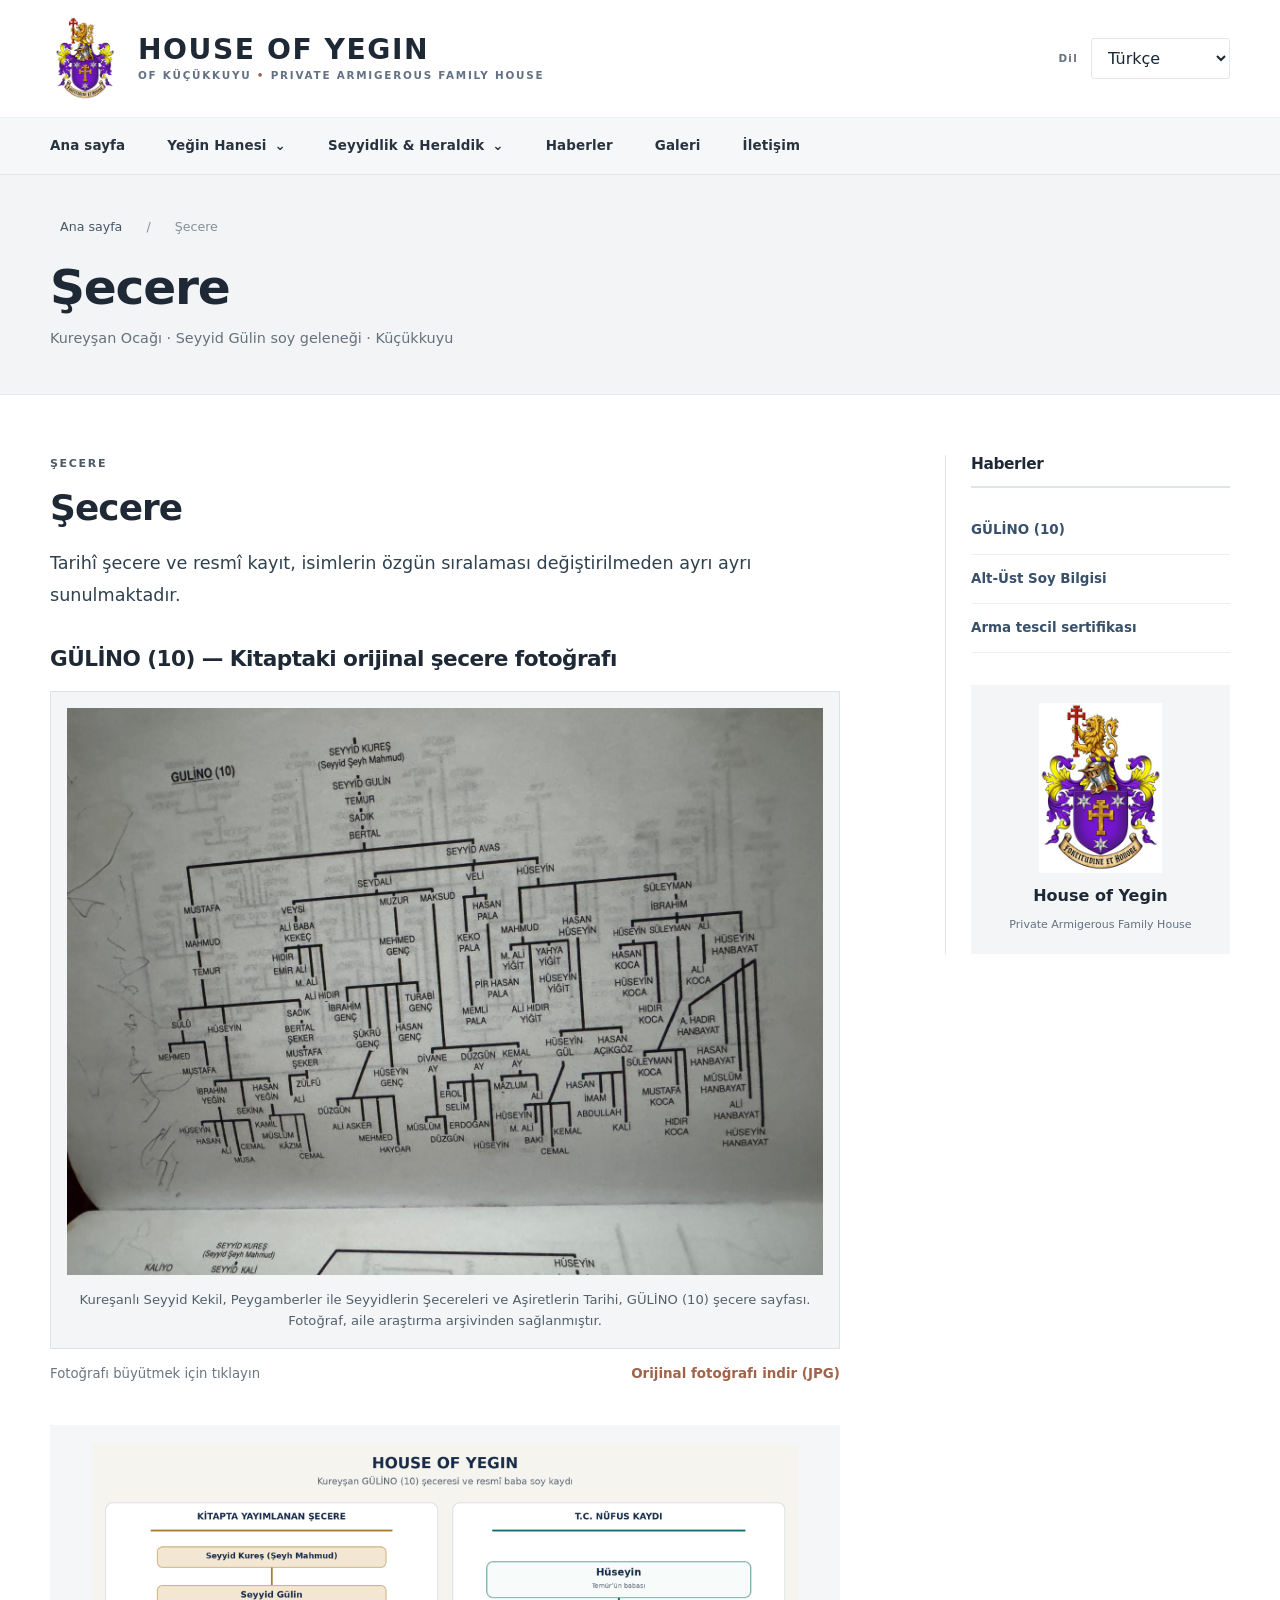
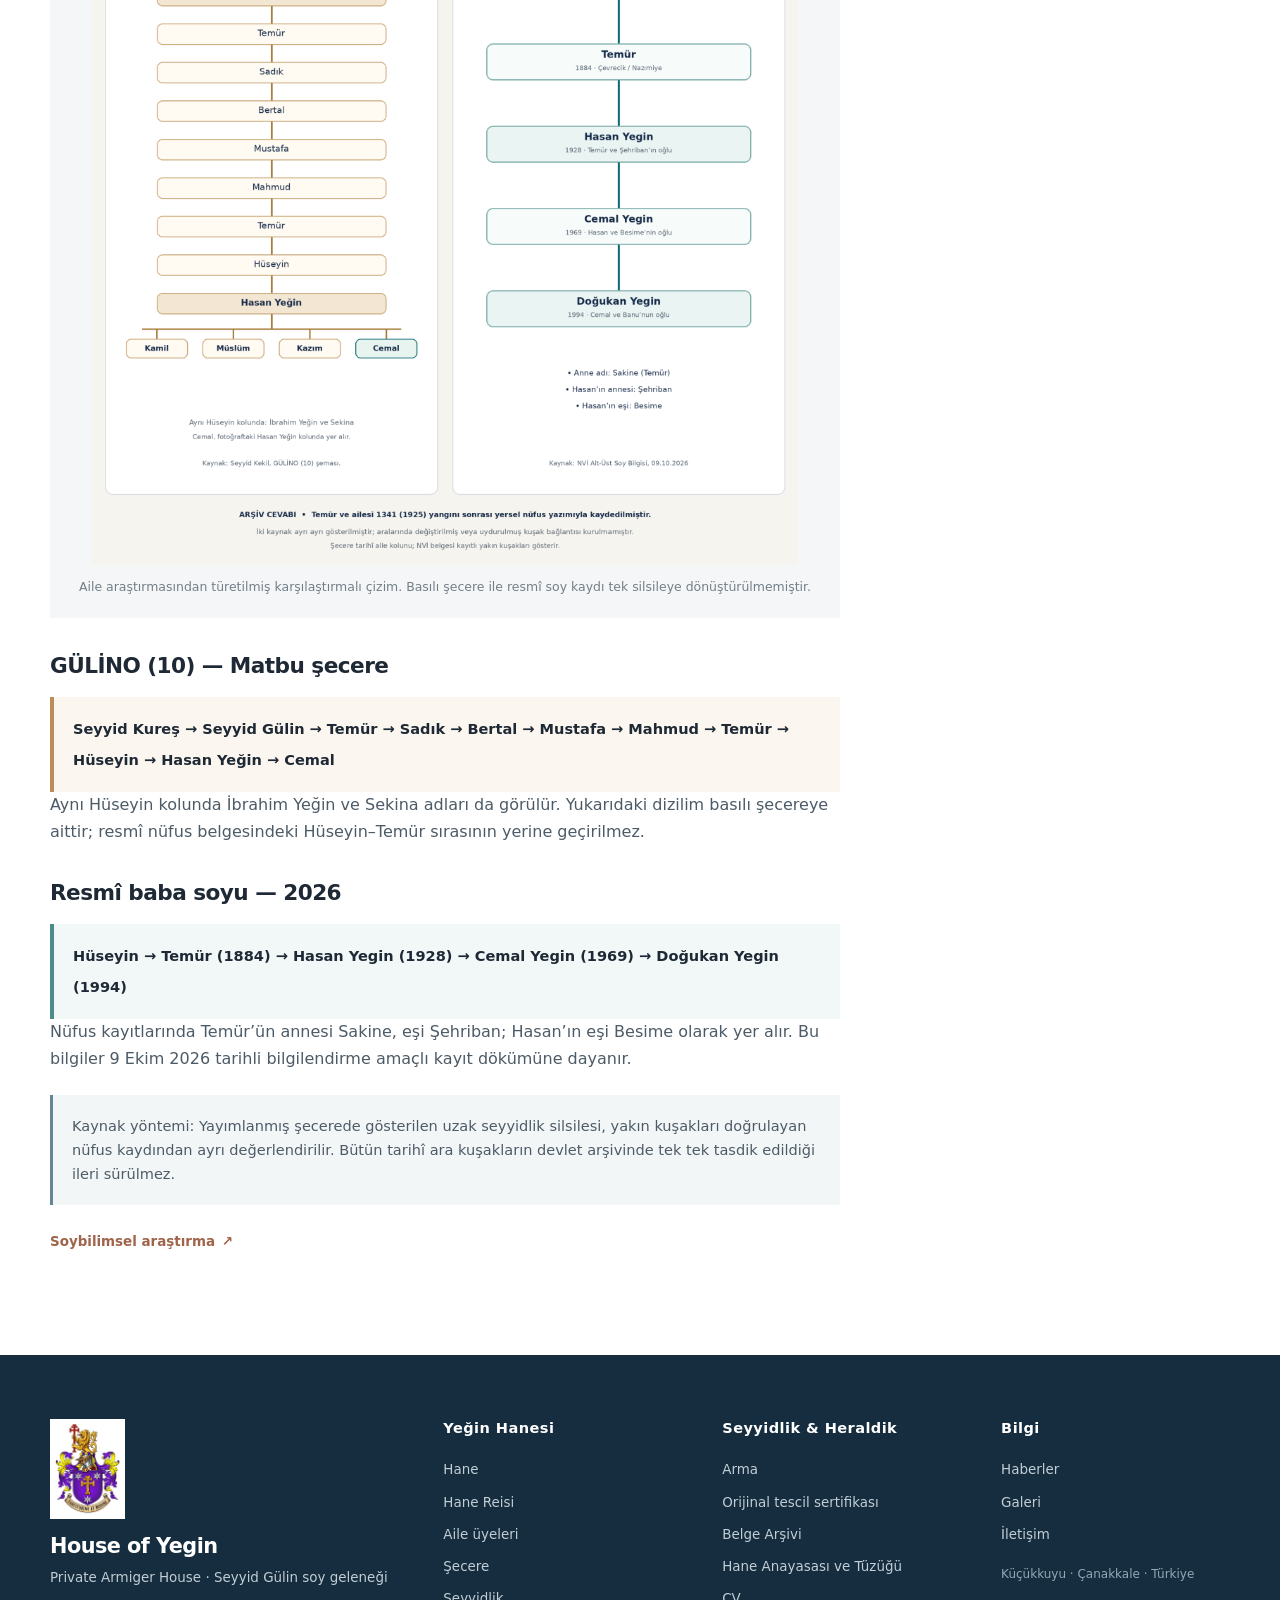
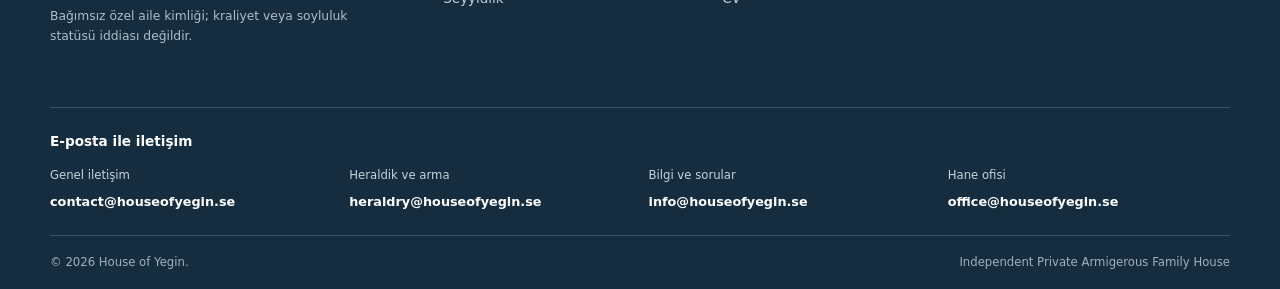
<file: secere.html>
<!DOCTYPE html>

<html dir="ltr" lang="tr"><head><meta charset="utf-8"/><meta content="width=device-width,initial-scale=1" name="viewport"/><meta content="light" name="color-scheme"/><meta content="#ffffff" name="theme-color"/><meta content="House of Yegin, of Küçükkuyu — private armigerous family house. Kureyşan Ocak, Seyyid Gülin lineage research, founder Doğukan Yegin, registered arms No. 0773." name="description"/><title>House of Yegin — tree</title><link href="assets/house-yegin-shield.svg" rel="icon" type="image/svg+xml"/><link href="modern.css" rel="stylesheet"/><script defer="" src="translations.js"></script><script defer="" src="translations-additions.js"></script><script defer="" src="translations-modern.js"></script><script defer="" src="translations-submenu.js"></script><script defer="True" src="translations-photo.js"></script><script defer="" src="translations-emails.js"></script><script defer="" src="modern.js"></script></head><body data-page="tree"><a class="skip-to-content" href="#main"><span data-i18n="skip">Ana içeriğe geç</span></a><header class="site-header"><div class="container head-brand-row"><a class="brand" href="index.html"><span class="brand-image"><img alt="House of Yegin" src="assets/dogukan-yegin-registered-arms.jpg"/></span><span class="brand-wordmark"><strong>HOUSE OF YEGIN</strong><small>OF KÜÇÜKKUYU <i>•</i> PRIVATE ARMIGEROUS FAMILY HOUSE</small></span></a><div class="brand-utilities"><span class="utility-label"><span data-i18n="languageTitle">LANGUAGE</span></span><select aria-label="Language" id="language"><option value="tr">Türkçe</option><option value="en">English</option><option value="nb">Norsk</option><option value="sv">Svenska</option><option value="da">Dansk</option><option value="es">Español</option><option value="de">Deutsch</option><option value="ar">العربية</option><option value="ka">ქართული</option><option value="fr">Français</option><option value="nl-BE">Vlaams</option></select><button aria-controls="main-nav" aria-expanded="false" class="menu-toggle" id="menu-toggle" type="button">☰ <span><span data-i18n="menuLabel">Menü</span></span></button></div></div><div class="nav-shell"><div class="container"><nav aria-label="Main menu" class="site-nav" id="main-nav"><ul class="nav-main"><li><a class="" href="index.html"><span data-i18n="navHome">Ana sayfa</span></a></li><li class="has-dropdown"><button aria-expanded="false" class="drop-trigger" type="button"><span data-i18n="navHouseTop">Yeğin Hanesi</span> <span aria-hidden="true">⌄</span></button><ul class="dropdown" role="list"><li><a class="" href="hane.html"><span data-i18n="navHouse">Hane Hakkında</span></a></li><li><a class="" href="aile.html"><span data-i18n="navFamily">Aile Üyeleri</span></a></li><li><a class="" href="hane-reisi.html"><span data-i18n="navHead">Hane Reisi</span></a></li><li><a class="" href="secere.html"><span data-i18n="navTree">Şecere</span></a></li><li><a class="" href="tuzuk.html"><span data-i18n="navConstitution">Hane Tüzüğü</span></a></li></ul></li><li class="has-dropdown"><button aria-expanded="false" class="drop-trigger" type="button"><span data-i18n="navHeritageTop">Miras &amp; Heraldik</span> <span aria-hidden="true">⌄</span></button><ul class="dropdown" role="list"><li><a class="" href="seyyidlik.html"><span data-i18n="navHeritage">Seyyidlik</span></a></li><li><a class="" href="arma.html"><span data-i18n="navArms">Kişisel Arma</span></a></li><li class="has-submenu"><button aria-expanded="false" class="submenu-trigger" type="button"><span data-i18n="navArmDocs">Arma belgeleri</span> <span aria-hidden="true">›</span></button><ul class="submenu" role="list"><li><a href="sertifika.html"><span data-i18n="navCertificate">Arma Sertifikası</span></a></li><li><a href="tuzuk.html"><span data-i18n="navConstitution">Hane Tüzüğü</span></a></li></ul></li><li class="has-submenu"><button aria-expanded="false" class="submenu-trigger" type="button"><span data-i18n="navResearchArchive">Araştırma ve arşiv</span> <span aria-hidden="true">›</span></button><ul class="submenu" role="list"><li><a href="dosyalar.html"><span data-i18n="navDocuments">Belge Arşivi</span></a></li><li><a href="ozgecmis.html"><span data-i18n="navCV">Özgeçmiş</span></a></li></ul></li></ul></li><li><a class="" href="haberler.html"><span data-i18n="navNews">Haberler</span></a></li><li><a class="" href="galeri.html"><span data-i18n="navGallery">Galeri</span></a></li><li><a class="" href="iletisim.html"><span data-i18n="navContact">İletişim</span></a></li></ul></nav></div></div></header><main id="main"><div class="page-banner"><div class="container"><p class="page-crumb"><a class="" href="index.html"><span data-i18n="navHome">Ana sayfa</span></a> <span> / </span> <span data-i18n="navTree">Şecere</span></p><h1><span data-i18n="navTree">Şecere</span></h1><p><span data-i18n="siteIdentity">Küçükkuyu · Özel armiger aile hanesi · Kureyşan seyyidlik geleneği</span></p></div></div><div class="container article-layout"><article class="main-article"><p class="article-eyebrow"><span data-i18n="navTree">Şecere</span></p><h2><span data-i18n="navTree">Şecere</span></h2><p class="lead"><span data-i18n="treeIntro">Tarihî matbu şecere ve resmî baba soyu iki ayrı kaynak olarak gösterilir.</span></p><section aria-label="GÜLİNO (10)" class="pedigree-source-section"><h3><span data-i18n="photoTitle">GÜLİNO (10) — Kitaptaki orijinal şecere fotoğrafı</span></h3><figure class="original-pedigree-figure"><a aria-label="GÜLİNO (10) orijinal şecere fotoğrafını büyüt" class="pedigree-photo-link" data-gallery="1" href="assets/gulino10-orijinal-secere.jpg"><img alt="GÜLİNO (10) basılı şecere, Seyyid Kureş, Seyyid Gülin ve Mustafa–Hasan Yeğin aile kolu" loading="eager" src="assets/gulino10-orijinal-secere.jpg"/></a><figcaption><span data-i18n="photoCaption">Kureşanlı Seyyid Kekil, Peygamberler ile Seyyidlerin Şecereleri ve Aşiretlerin Tarihi, GÜLİNO (10) şecere sayfası. Fotoğraf, aile araştırma arşivinden sağlanmıştır.</span></figcaption></figure><div class="pedigree-actions"><span class="pedigree-help"><span data-i18n="photoView">Fotoğrafı büyütmek için tıklayın</span></span><a class="text-link" download="GULINO10-kaynak-fotografi.jpeg" href="documents/gulino10-kaynak-fotografi-orijinal.jpeg"><span data-i18n="photoDownload">Orijinal fotoğrafı indir (JPG)</span></a></div></section><figure class="wide-figure"><img alt="GÜLİNO (10) şeceresi ile nüfus kaydının karşılaştırılması" src="assets/house-yegin-family-lines.png"/><figcaption><span data-i18n="chartCaption">Kaynaklar ayrı gösterilmektedir; aradaki kuşaklar uydurulmamıştır.</span></figcaption></figure><h3><span data-i18n="tabPublished">GÜLİNO (10) — Matbu Şecere</span></h3><div class="genealogy-chain">Seyyid Kureş → Seyyid Gülin → Temür → Sadık → Bertal → Mustafa → Mahmud → Temür → Hüseyin → Hasan Yeğin → Cemal</div><p><span data-i18n="printedNote">Basılı şecerede İbrahim Yeğin ve Sekina, aynı Hüseyin kolunda görünür.</span></p><h3><span data-i18n="tabCivil">Resmî Baba Soyu — 2026</span></h3><div class="genealogy-chain civil">Hüseyin → Temür (1884) → Hasan Yegin (1928) → Cemal Yegin (1969) → Doğukan Yegin (1994)</div><p><span data-i18n="civilNote">Resmî kayıt Temür’ün annesini Sakine, Hasan’ın annesini Şehriban olarak belirtir.</span></p><p class="source-alert"><span data-i18n="methodNote">Kaynakların kuşak sıralamasındaki farklılıklar korunmuştur. Tarihî şecerede yer alan bütün kuşakların devlet arşivlerince ayrıca doğrulandığı ileri sürülmemektedir.</span></p><a class="text-link" href="documents/house-of-yegin-genealogy-research.pdf" target="_blank"><span data-i18n="researchDownload">Genealoji araştırma dosyasını aç</span> ↗</a></article><aside class="page-sidebar"><h3><span data-i18n="recentNews">Son gelişmeler</span></h3><div class="sidebar-links"><a href="haberler.html"><span data-i18n="newsTitle1">Şecere araştırması</span></a><a href="haberler.html"><span data-i18n="newsTitle2">Soy kaydı incelemesi</span></a><a href="haberler.html"><span data-i18n="newsTitle3">Arma kaydı</span></a></div><div class="sidebar-promo"><img alt="" src="assets/dogukan-yegin-registered-arms.jpg"/><p>House of Yegin</p><small>Private Armigerous Family House</small></div></aside></div></main><footer class="site-footer"><div class="container footer-grid"><div class="footer-about"><img alt="" height="90" src="assets/dogukan-yegin-registered-arms.jpg" width="68"/><h3>House of Yegin</h3><p><span data-i18n="footerTag">Özel armiger aile hanesi · Seyyid Gülin şecere geleneği</span></p><small><span data-i18n="footerDisclaimer">Kraliyet veya soyluluk hanesi olduğu iddiası bulunmayan özel aile kimliği.</span></small></div><div><h4><span data-i18n="navHouseTop">Yeğin Hanesi</span></h4><a class="" href="hane.html"><span data-i18n="navHouse">Hane</span></a> <a class="" href="hane-reisi.html"><span data-i18n="navHead">Hane Reisi</span></a> <a class="" href="aile.html"><span data-i18n="navFamily">Aile</span></a> <a class="" href="secere.html"><span data-i18n="navTree">Şecere</span></a> <a class="" href="seyyidlik.html"><span data-i18n="navHeritage">Seyyidlik</span></a></div><div><h4><span data-i18n="navHeritageTop">Miras &amp; Heraldik</span></h4><a class="" href="arma.html"><span data-i18n="navArms">Arma</span></a> <a class="" href="sertifika.html"><span data-i18n="navCertificate">Sertifika</span></a> <a class="" href="dosyalar.html"><span data-i18n="navDocuments">Arşiv</span></a> <a class="" href="tuzuk.html"><span data-i18n="navConstitution">Tüzük</span></a> <a class="" href="ozgecmis.html"><span data-i18n="navCV">CV</span></a></div><div><h4><span data-i18n="footerExplore">Bilgi</span></h4><a class="" href="haberler.html"><span data-i18n="navNews">Haberler</span></a> <a class="" href="galeri.html"><span data-i18n="navGallery">Galeri</span></a> <a class="" href="iletisim.html"><span data-i18n="navContact">İletişim</span></a><p class="footer-address">Küçükkuyu · Çanakkale · Türkiye</p></div></div><div aria-label="House of Yegin email addresses" class="container site-footer-email-links"><div class="footer-email-heading"><span data-i18n="emailFooterTitle">E-posta ile iletişim</span></div><div class="footer-email-grid"><div class="footer-email-item"><span data-i18n="emailContact">Genel iletişim</span><a dir="ltr" href="mailto:contact@houseofyegin.se">contact@houseofyegin.se</a></div><div class="footer-email-item"><span data-i18n="emailHeraldry">Heraldik ve arma</span><a dir="ltr" href="mailto:heraldry@houseofyegin.se">heraldry@houseofyegin.se</a></div><div class="footer-email-item"><span data-i18n="emailInfo">Bilgi ve sorular</span><a dir="ltr" href="mailto:info@houseofyegin.se">info@houseofyegin.se</a></div><div class="footer-email-item"><span data-i18n="emailOffice">Hane ofisi</span><a dir="ltr" href="mailto:office@houseofyegin.se">office@houseofyegin.se</a></div></div></div><div class="footer-bottom container"><span>© <span id="year">2026</span> House of Yegin.</span><span>Independent Private Armigerous Family House</span></div></footer><div class="lightbox" hidden="" id="lightbox"><button aria-label="Close" id="close-lightbox" type="button">×</button><img alt="" id="lightbox-image"/></div></body></html>
</file>
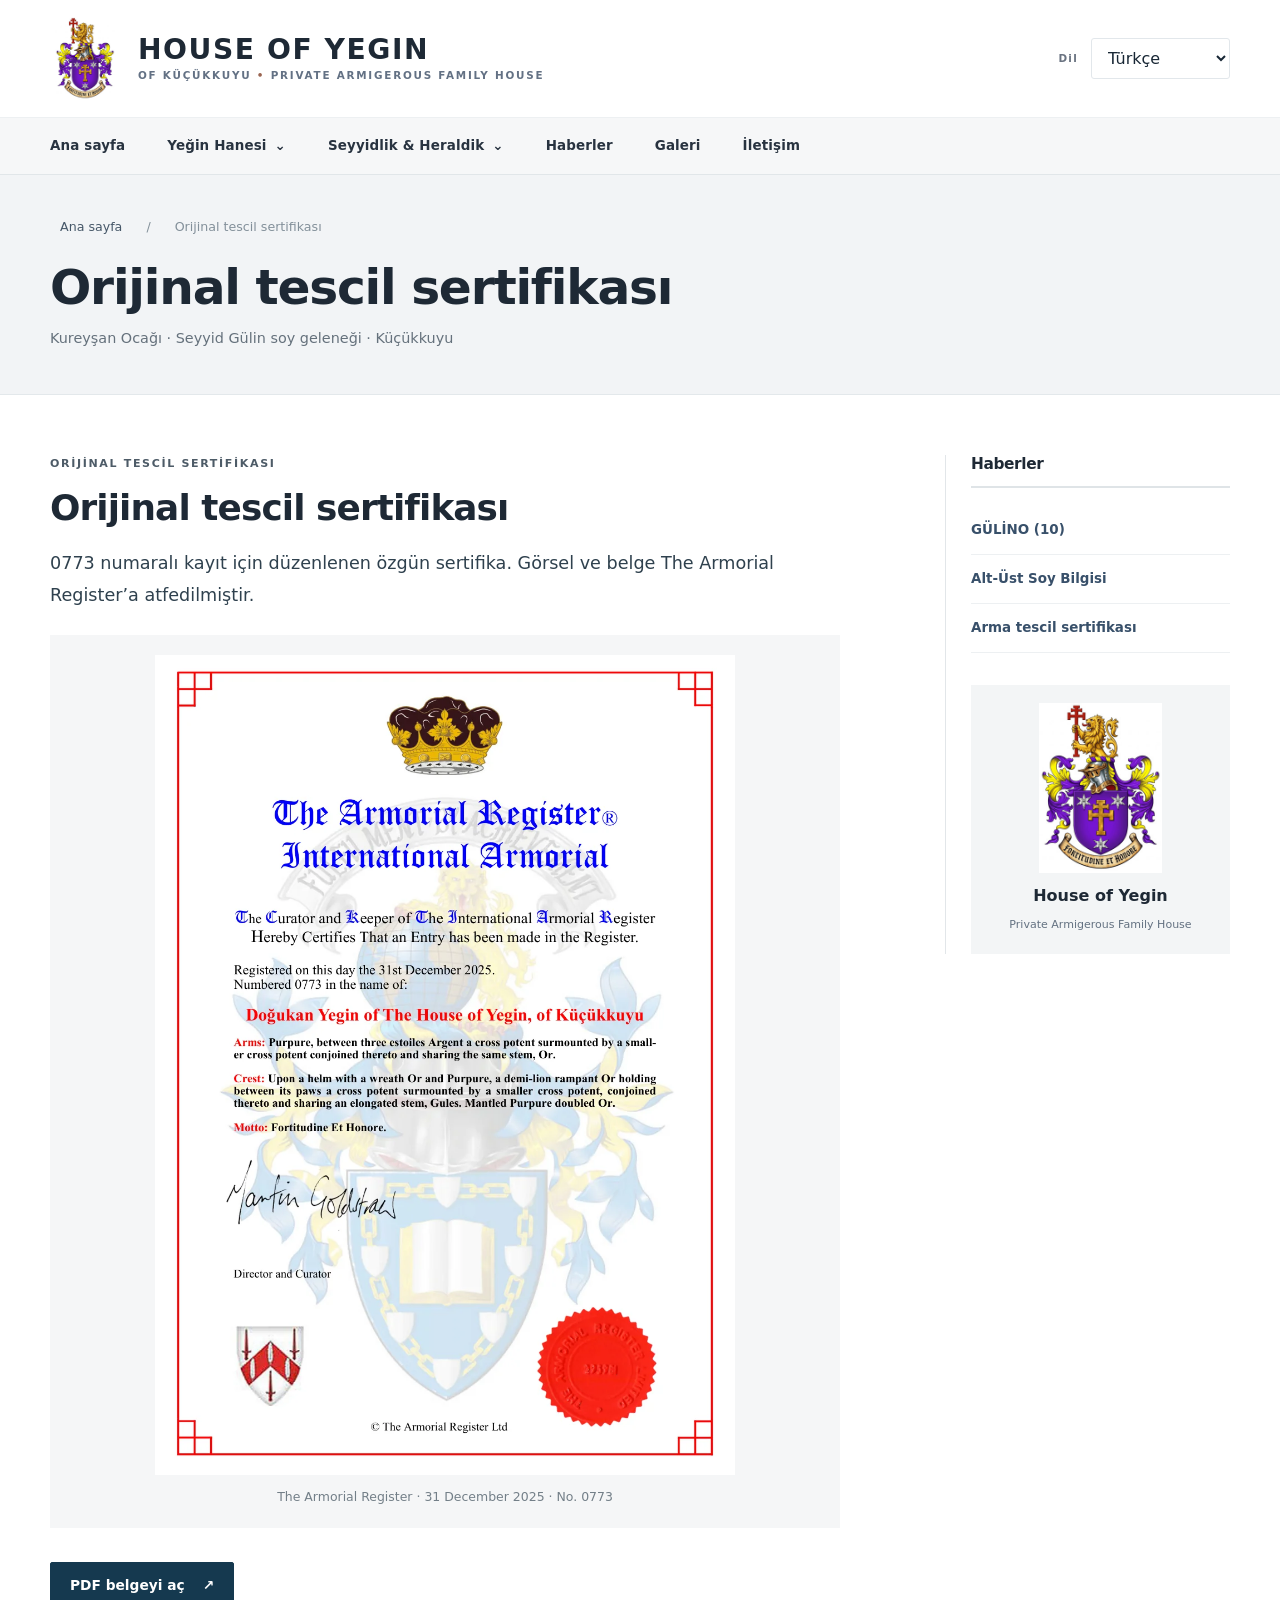
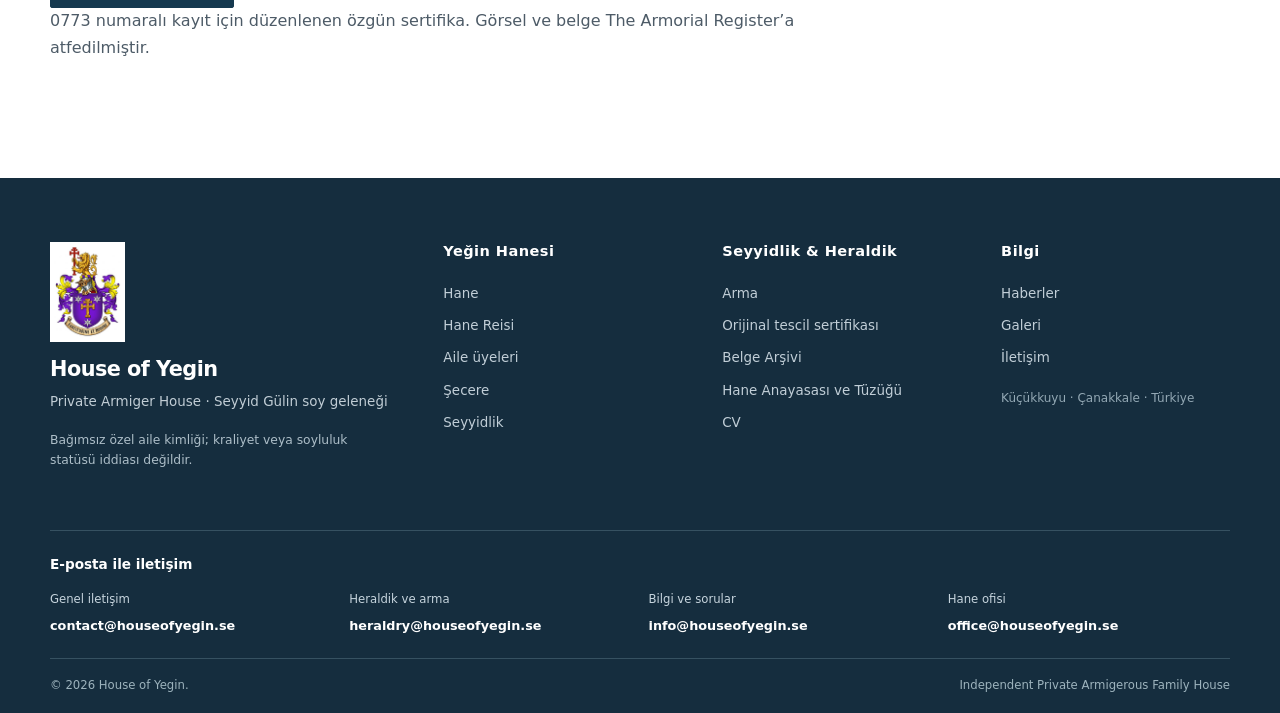
<file: sertifika.html>
<!DOCTYPE html>

<html dir="ltr" lang="tr"><head><meta charset="utf-8"/><meta content="width=device-width,initial-scale=1" name="viewport"/><meta content="light" name="color-scheme"/><meta content="#ffffff" name="theme-color"/><meta content="House of Yegin, of Küçükkuyu — private armigerous family house. Kureyşan Ocak, Seyyid Gülin lineage research, founder Doğukan Yegin, registered arms No. 0773." name="description"/><title>House of Yegin — certificate</title><link href="assets/house-yegin-shield.svg" rel="icon" type="image/svg+xml"/><link href="modern.css" rel="stylesheet"/><script defer="" src="translations.js"></script><script defer="" src="translations-additions.js"></script><script defer="" src="translations-modern.js"></script><script defer="" src="translations-submenu.js"></script><script defer="True" src="translations-photo.js"></script><script defer="" src="translations-emails.js"></script><script defer="" src="modern.js"></script></head><body data-page="certificate"><a class="skip-to-content" href="#main"><span data-i18n="skip">Ana içeriğe geç</span></a><header class="site-header"><div class="container head-brand-row"><a class="brand" href="index.html"><span class="brand-image"><img alt="House of Yegin" src="assets/dogukan-yegin-registered-arms.jpg"/></span><span class="brand-wordmark"><strong>HOUSE OF YEGIN</strong><small>OF KÜÇÜKKUYU <i>•</i> PRIVATE ARMIGEROUS FAMILY HOUSE</small></span></a><div class="brand-utilities"><span class="utility-label"><span data-i18n="languageTitle">LANGUAGE</span></span><select aria-label="Language" id="language"><option value="tr">Türkçe</option><option value="en">English</option><option value="nb">Norsk</option><option value="sv">Svenska</option><option value="da">Dansk</option><option value="es">Español</option><option value="de">Deutsch</option><option value="ar">العربية</option><option value="ka">ქართული</option><option value="fr">Français</option><option value="nl-BE">Vlaams</option></select><button aria-controls="main-nav" aria-expanded="false" class="menu-toggle" id="menu-toggle" type="button">☰ <span><span data-i18n="menuLabel">Menü</span></span></button></div></div><div class="nav-shell"><div class="container"><nav aria-label="Main menu" class="site-nav" id="main-nav"><ul class="nav-main"><li><a class="" href="index.html"><span data-i18n="navHome">Ana sayfa</span></a></li><li class="has-dropdown"><button aria-expanded="false" class="drop-trigger" type="button"><span data-i18n="navHouseTop">Yeğin Hanesi</span> <span aria-hidden="true">⌄</span></button><ul class="dropdown" role="list"><li><a class="" href="hane.html"><span data-i18n="navHouse">Hane Hakkında</span></a></li><li><a class="" href="aile.html"><span data-i18n="navFamily">Aile Üyeleri</span></a></li><li><a class="" href="hane-reisi.html"><span data-i18n="navHead">Hane Reisi</span></a></li><li><a class="" href="secere.html"><span data-i18n="navTree">Şecere</span></a></li><li><a class="" href="tuzuk.html"><span data-i18n="navConstitution">Hane Tüzüğü</span></a></li></ul></li><li class="has-dropdown"><button aria-expanded="false" class="drop-trigger" type="button"><span data-i18n="navHeritageTop">Miras &amp; Heraldik</span> <span aria-hidden="true">⌄</span></button><ul class="dropdown" role="list"><li><a class="" href="seyyidlik.html"><span data-i18n="navHeritage">Seyyidlik</span></a></li><li><a class="" href="arma.html"><span data-i18n="navArms">Kişisel Arma</span></a></li><li class="has-submenu"><button aria-expanded="false" class="submenu-trigger" type="button"><span data-i18n="navArmDocs">Arma belgeleri</span> <span aria-hidden="true">›</span></button><ul class="submenu" role="list"><li><a href="sertifika.html"><span data-i18n="navCertificate">Arma Sertifikası</span></a></li><li><a href="tuzuk.html"><span data-i18n="navConstitution">Hane Tüzüğü</span></a></li></ul></li><li class="has-submenu"><button aria-expanded="false" class="submenu-trigger" type="button"><span data-i18n="navResearchArchive">Araştırma ve arşiv</span> <span aria-hidden="true">›</span></button><ul class="submenu" role="list"><li><a href="dosyalar.html"><span data-i18n="navDocuments">Belge Arşivi</span></a></li><li><a href="ozgecmis.html"><span data-i18n="navCV">Özgeçmiş</span></a></li></ul></li></ul></li><li><a class="" href="haberler.html"><span data-i18n="navNews">Haberler</span></a></li><li><a class="" href="galeri.html"><span data-i18n="navGallery">Galeri</span></a></li><li><a class="" href="iletisim.html"><span data-i18n="navContact">İletişim</span></a></li></ul></nav></div></div></header><main id="main"><div class="page-banner"><div class="container"><p class="page-crumb"><a class="" href="index.html"><span data-i18n="navHome">Ana sayfa</span></a> <span> / </span> <span data-i18n="navCertificate">Arma Sertifikası</span></p><h1><span data-i18n="navCertificate">Arma Sertifikası</span></h1><p><span data-i18n="siteIdentity">Küçükkuyu · Özel armiger aile hanesi · Kureyşan seyyidlik geleneği</span></p></div></div><div class="container article-layout"><article class="main-article"><p class="article-eyebrow"><span data-i18n="navCertificate">Arma Sertifikası</span></p><h2><span data-i18n="navCertificate">Arma Sertifikası</span></h2><p class="lead"><span data-i18n="certificateIntro">The Armorial Register tarafından Doğukan Yegin adına düzenlenen 0773 numaralı tescil sertifikası.</span></p><figure class="wide-figure certificate-figure"><img alt="The Armorial Register 0773 certificate" src="assets/armorial-certificate-0773.webp"/><figcaption>The Armorial Register · 31 December 2025 · No. 0773</figcaption></figure><a class="primary-cta small" href="documents/armorial-register-certificate-0773.pdf" rel="noopener" target="_blank"><span data-i18n="openPdf">PDF belgesini aç</span> ↗</a><p><span data-i18n="certificateFoot">Belge kayıtlı kişisel armayı ve hak sahibini gösterir; başka kurumlar adına düzenlenmiş bir berat değildir.</span></p></article><aside class="page-sidebar"><h3><span data-i18n="recentNews">Son gelişmeler</span></h3><div class="sidebar-links"><a href="haberler.html"><span data-i18n="newsTitle1">Şecere araştırması</span></a><a href="haberler.html"><span data-i18n="newsTitle2">Soy kaydı incelemesi</span></a><a href="haberler.html"><span data-i18n="newsTitle3">Arma kaydı</span></a></div><div class="sidebar-promo"><img alt="" src="assets/dogukan-yegin-registered-arms.jpg"/><p>House of Yegin</p><small>Private Armigerous Family House</small></div></aside></div></main><footer class="site-footer"><div class="container footer-grid"><div class="footer-about"><img alt="" height="90" src="assets/dogukan-yegin-registered-arms.jpg" width="68"/><h3>House of Yegin</h3><p><span data-i18n="footerTag">Özel armiger aile hanesi · Seyyid Gülin şecere geleneği</span></p><small><span data-i18n="footerDisclaimer">Kraliyet veya soyluluk hanesi olduğu iddiası bulunmayan özel aile kimliği.</span></small></div><div><h4><span data-i18n="navHouseTop">Yeğin Hanesi</span></h4><a class="" href="hane.html"><span data-i18n="navHouse">Hane</span></a> <a class="" href="hane-reisi.html"><span data-i18n="navHead">Hane Reisi</span></a> <a class="" href="aile.html"><span data-i18n="navFamily">Aile</span></a> <a class="" href="secere.html"><span data-i18n="navTree">Şecere</span></a> <a class="" href="seyyidlik.html"><span data-i18n="navHeritage">Seyyidlik</span></a></div><div><h4><span data-i18n="navHeritageTop">Miras &amp; Heraldik</span></h4><a class="" href="arma.html"><span data-i18n="navArms">Arma</span></a> <a class="" href="sertifika.html"><span data-i18n="navCertificate">Sertifika</span></a> <a class="" href="dosyalar.html"><span data-i18n="navDocuments">Arşiv</span></a> <a class="" href="tuzuk.html"><span data-i18n="navConstitution">Tüzük</span></a> <a class="" href="ozgecmis.html"><span data-i18n="navCV">CV</span></a></div><div><h4><span data-i18n="footerExplore">Bilgi</span></h4><a class="" href="haberler.html"><span data-i18n="navNews">Haberler</span></a> <a class="" href="galeri.html"><span data-i18n="navGallery">Galeri</span></a> <a class="" href="iletisim.html"><span data-i18n="navContact">İletişim</span></a><p class="footer-address">Küçükkuyu · Çanakkale · Türkiye</p></div></div><div aria-label="House of Yegin email addresses" class="container site-footer-email-links"><div class="footer-email-heading"><span data-i18n="emailFooterTitle">E-posta ile iletişim</span></div><div class="footer-email-grid"><div class="footer-email-item"><span data-i18n="emailContact">Genel iletişim</span><a dir="ltr" href="mailto:contact@houseofyegin.se">contact@houseofyegin.se</a></div><div class="footer-email-item"><span data-i18n="emailHeraldry">Heraldik ve arma</span><a dir="ltr" href="mailto:heraldry@houseofyegin.se">heraldry@houseofyegin.se</a></div><div class="footer-email-item"><span data-i18n="emailInfo">Bilgi ve sorular</span><a dir="ltr" href="mailto:info@houseofyegin.se">info@houseofyegin.se</a></div><div class="footer-email-item"><span data-i18n="emailOffice">Hane ofisi</span><a dir="ltr" href="mailto:office@houseofyegin.se">office@houseofyegin.se</a></div></div></div><div class="footer-bottom container"><span>© <span id="year">2026</span> House of Yegin.</span><span>Independent Private Armigerous Family House</span></div></footer><div class="lightbox" hidden="" id="lightbox"><button aria-label="Close" id="close-lightbox" type="button">×</button><img alt="" id="lightbox-image"/></div></body></html>
</file>
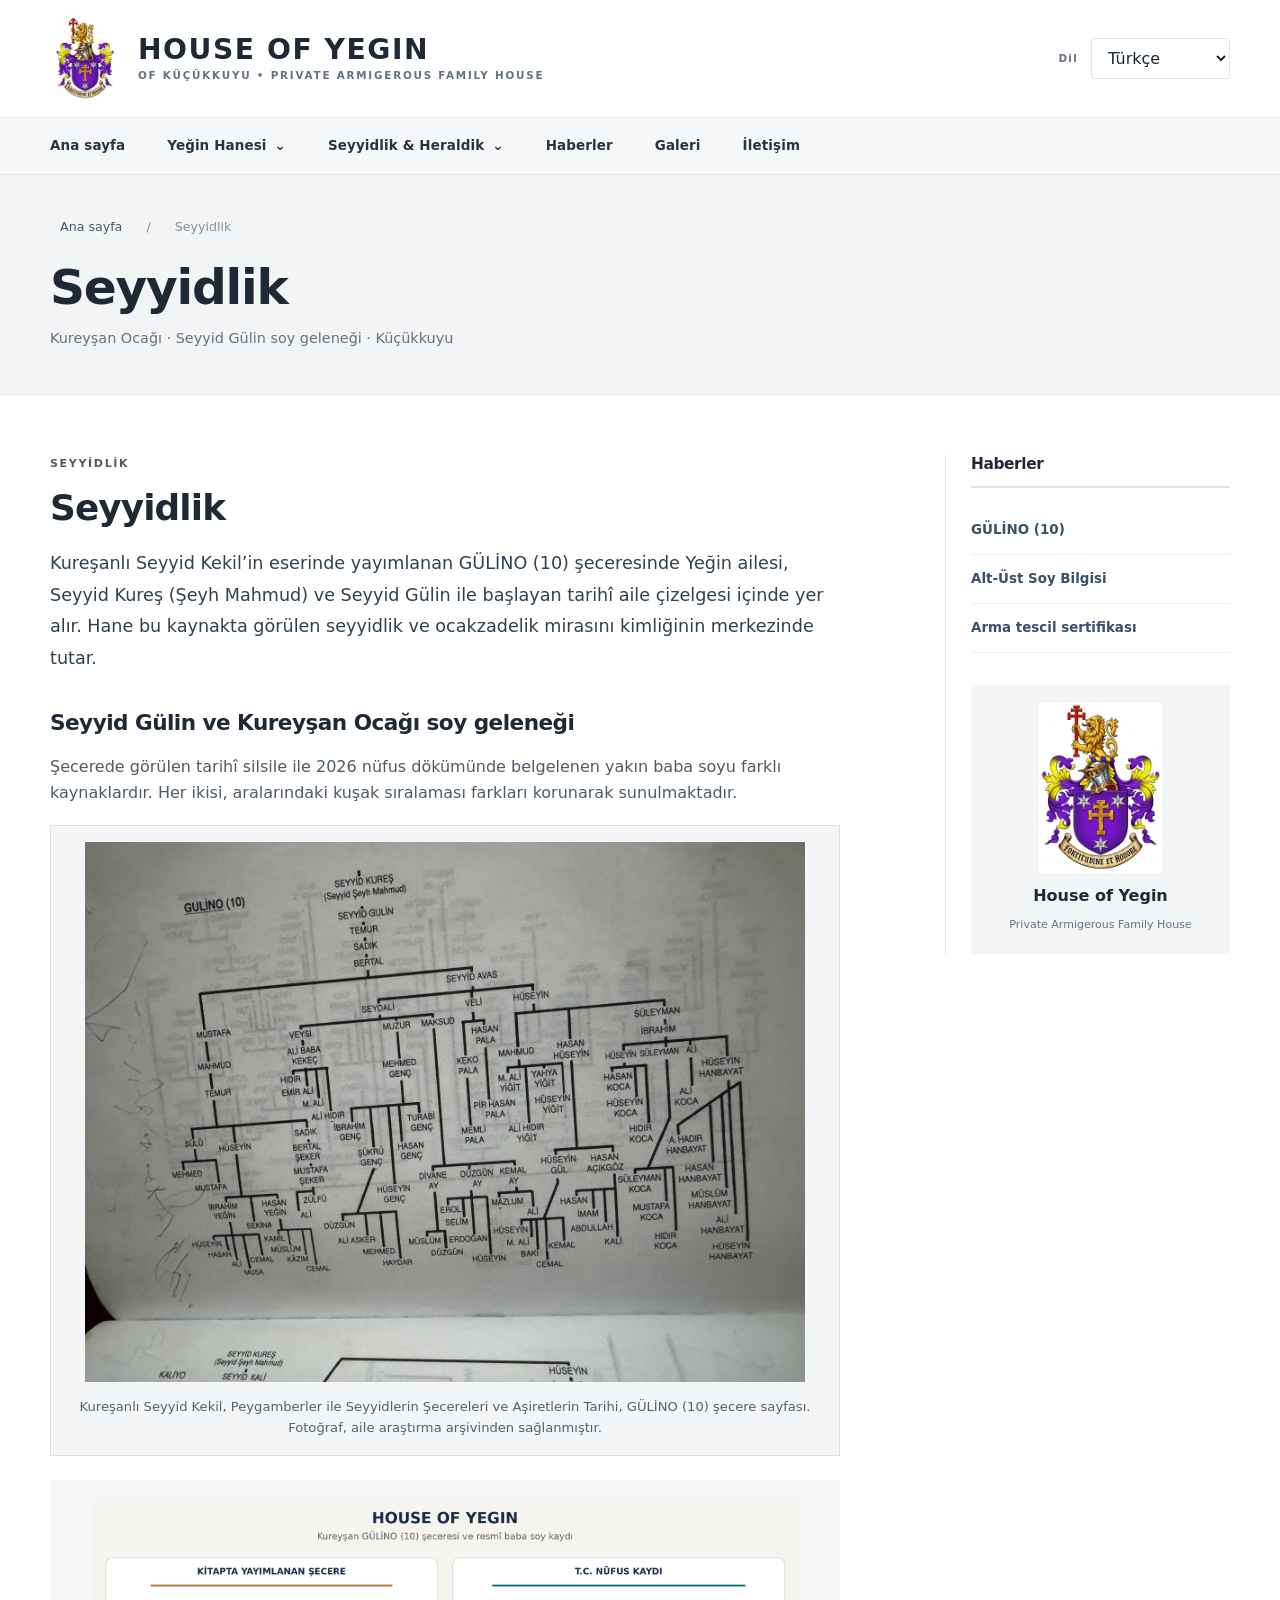
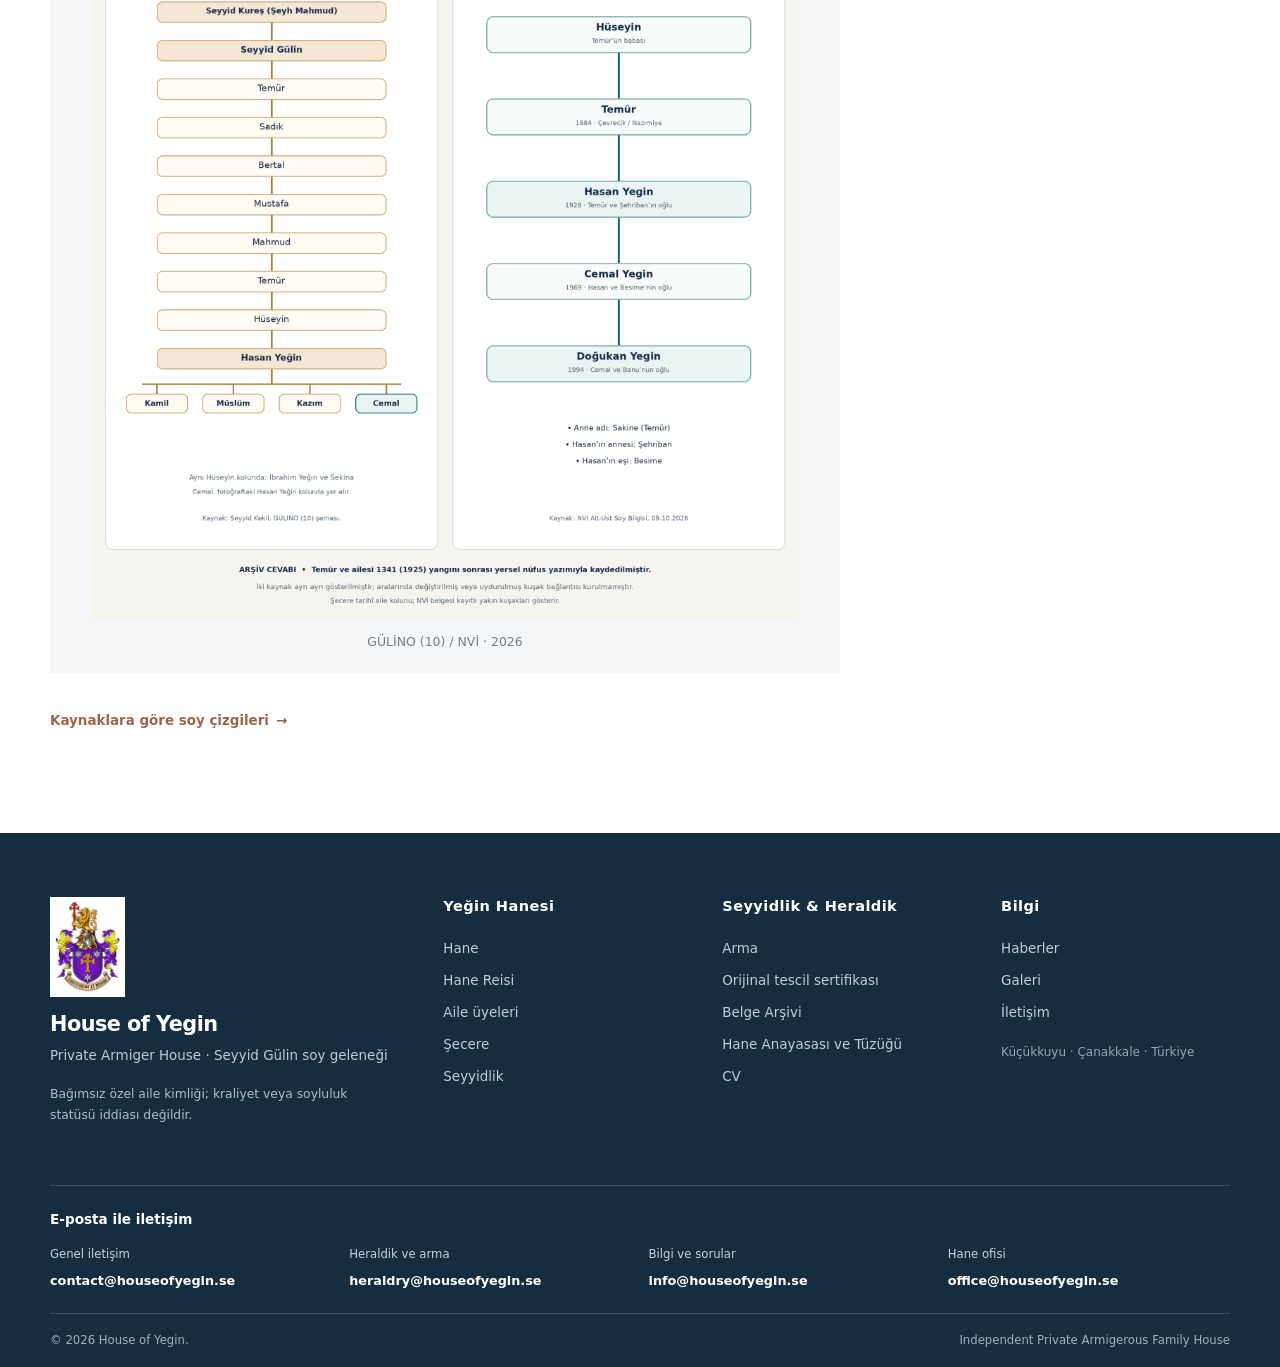
<file: seyyidlik.html>
<!DOCTYPE html>

<html dir="ltr" lang="tr"><head><meta charset="utf-8"/><meta content="width=device-width,initial-scale=1" name="viewport"/><meta content="light" name="color-scheme"/><meta content="#ffffff" name="theme-color"/><meta content="House of Yegin, of Küçükkuyu — private armigerous family house. Kureyşan Ocak, Seyyid Gülin lineage research, founder Doğukan Yegin, registered arms No. 0773." name="description"/><title>House of Yegin — heritage</title><link href="assets/house-yegin-shield.svg" rel="icon" type="image/svg+xml"/><link href="modern.css" rel="stylesheet"/><script defer="" src="translations.js"></script><script defer="" src="translations-additions.js"></script><script defer="" src="translations-modern.js"></script><script defer="" src="translations-submenu.js"></script><script defer="True" src="translations-photo.js"></script><script defer="" src="translations-emails.js"></script><script defer="" src="modern.js"></script></head><body data-page="heritage"><a class="skip-to-content" href="#main"><span data-i18n="skip">Ana içeriğe geç</span></a><header class="site-header"><div class="container head-brand-row"><a class="brand" href="index.html"><span class="brand-image"><img alt="House of Yegin" src="assets/dogukan-yegin-registered-arms.jpg"/></span><span class="brand-wordmark"><strong>HOUSE OF YEGIN</strong><small>OF KÜÇÜKKUYU <i>•</i> PRIVATE ARMIGEROUS FAMILY HOUSE</small></span></a><div class="brand-utilities"><span class="utility-label"><span data-i18n="languageTitle">LANGUAGE</span></span><select aria-label="Language" id="language"><option value="tr">Türkçe</option><option value="en">English</option><option value="nb">Norsk</option><option value="sv">Svenska</option><option value="da">Dansk</option><option value="es">Español</option><option value="de">Deutsch</option><option value="ar">العربية</option><option value="ka">ქართული</option><option value="fr">Français</option><option value="nl-BE">Vlaams</option></select><button aria-controls="main-nav" aria-expanded="false" class="menu-toggle" id="menu-toggle" type="button">☰ <span><span data-i18n="menuLabel">Menü</span></span></button></div></div><div class="nav-shell"><div class="container"><nav aria-label="Main menu" class="site-nav" id="main-nav"><ul class="nav-main"><li><a class="" href="index.html"><span data-i18n="navHome">Ana sayfa</span></a></li><li class="has-dropdown"><button aria-expanded="false" class="drop-trigger" type="button"><span data-i18n="navHouseTop">Yeğin Hanesi</span> <span aria-hidden="true">⌄</span></button><ul class="dropdown" role="list"><li><a class="" href="hane.html"><span data-i18n="navHouse">Hane Hakkında</span></a></li><li><a class="" href="aile.html"><span data-i18n="navFamily">Aile Üyeleri</span></a></li><li><a class="" href="hane-reisi.html"><span data-i18n="navHead">Hane Reisi</span></a></li><li><a class="" href="secere.html"><span data-i18n="navTree">Şecere</span></a></li><li><a class="" href="tuzuk.html"><span data-i18n="navConstitution">Hane Tüzüğü</span></a></li></ul></li><li class="has-dropdown"><button aria-expanded="false" class="drop-trigger" type="button"><span data-i18n="navHeritageTop">Miras &amp; Heraldik</span> <span aria-hidden="true">⌄</span></button><ul class="dropdown" role="list"><li><a class="" href="seyyidlik.html"><span data-i18n="navHeritage">Seyyidlik</span></a></li><li><a class="" href="arma.html"><span data-i18n="navArms">Kişisel Arma</span></a></li><li class="has-submenu"><button aria-expanded="false" class="submenu-trigger" type="button"><span data-i18n="navArmDocs">Arma belgeleri</span> <span aria-hidden="true">›</span></button><ul class="submenu" role="list"><li><a href="sertifika.html"><span data-i18n="navCertificate">Arma Sertifikası</span></a></li><li><a href="tuzuk.html"><span data-i18n="navConstitution">Hane Tüzüğü</span></a></li></ul></li><li class="has-submenu"><button aria-expanded="false" class="submenu-trigger" type="button"><span data-i18n="navResearchArchive">Araştırma ve arşiv</span> <span aria-hidden="true">›</span></button><ul class="submenu" role="list"><li><a href="dosyalar.html"><span data-i18n="navDocuments">Belge Arşivi</span></a></li><li><a href="ozgecmis.html"><span data-i18n="navCV">Özgeçmiş</span></a></li></ul></li></ul></li><li><a class="" href="haberler.html"><span data-i18n="navNews">Haberler</span></a></li><li><a class="" href="galeri.html"><span data-i18n="navGallery">Galeri</span></a></li><li><a class="" href="iletisim.html"><span data-i18n="navContact">İletişim</span></a></li></ul></nav></div></div></header><main id="main"><div class="page-banner"><div class="container"><p class="page-crumb"><a class="" href="index.html"><span data-i18n="navHome">Ana sayfa</span></a> <span> / </span> <span data-i18n="navHeritage">Seyyidlik Mirası</span></p><h1><span data-i18n="navHeritage">Seyyidlik Mirası</span></h1><p><span data-i18n="siteIdentity">Küçükkuyu · Özel armiger aile hanesi · Kureyşan seyyidlik geleneği</span></p></div></div><div class="container article-layout"><article class="main-article"><p class="article-eyebrow"><span data-i18n="navHeritage">Seyyidlik Mirası</span></p><h2><span data-i18n="navHeritage">Seyyidlik Mirası</span></h2><p class="lead"><span data-i18n="heritageParagraph">Kureşanlı Seyyid Kekil’in GÜLİNO (10) şeceresinde Yeğin ailesinin kolu, Seyyid Kureş ve Seyyid Gülin üzerinden gösterilir.</span></p><h3><span data-i18n="heritageHeading">Seyyid Gülin ve Kureyşan Ocağı</span></h3><p><span data-i18n="heritageParagraph2">Tarihî basılı şecere ve resmî nüfus kaydı iki ayrı kaynak olarak değerlendirilir.</span></p><figure class="original-pedigree-figure original-pedigree-compact"><a class="pedigree-photo-link" data-gallery="1" href="assets/gulino10-orijinal-secere.jpg"><img alt="GÜLİNO (10) basılı seyyidlik şeceresi — Seyyid Gülin ve Yeğin aile kolu" loading="lazy" src="assets/gulino10-orijinal-secere.jpg"/></a><figcaption><span data-i18n="photoCaption">Kureşanlı Seyyid Kekil, Peygamberler ile Seyyidlerin Şecereleri ve Aşiretlerin Tarihi, GÜLİNO (10) şecere sayfası. Fotoğraf, aile araştırma arşivinden sağlanmıştır.</span></figcaption></figure><figure class="wide-figure"><img alt="Yegin genealogical research" src="assets/house-yegin-family-lines.png"/><figcaption>GÜLİNO (10) / NVİ · 2026</figcaption></figure><a class="text-link" href="secere.html"><span data-i18n="heritageLink">Kaynaklara göre soy çizgileri</span> →</a></article><aside class="page-sidebar"><h3><span data-i18n="recentNews">Son gelişmeler</span></h3><div class="sidebar-links"><a href="haberler.html"><span data-i18n="newsTitle1">Şecere araştırması</span></a><a href="haberler.html"><span data-i18n="newsTitle2">Soy kaydı incelemesi</span></a><a href="haberler.html"><span data-i18n="newsTitle3">Arma kaydı</span></a></div><div class="sidebar-promo"><img alt="" src="assets/dogukan-yegin-registered-arms.jpg"/><p>House of Yegin</p><small>Private Armigerous Family House</small></div></aside></div></main><footer class="site-footer"><div class="container footer-grid"><div class="footer-about"><img alt="" height="90" src="assets/dogukan-yegin-registered-arms.jpg" width="68"/><h3>House of Yegin</h3><p><span data-i18n="footerTag">Özel armiger aile hanesi · Seyyid Gülin şecere geleneği</span></p><small><span data-i18n="footerDisclaimer">Kraliyet veya soyluluk hanesi olduğu iddiası bulunmayan özel aile kimliği.</span></small></div><div><h4><span data-i18n="navHouseTop">Yeğin Hanesi</span></h4><a class="" href="hane.html"><span data-i18n="navHouse">Hane</span></a> <a class="" href="hane-reisi.html"><span data-i18n="navHead">Hane Reisi</span></a> <a class="" href="aile.html"><span data-i18n="navFamily">Aile</span></a> <a class="" href="secere.html"><span data-i18n="navTree">Şecere</span></a> <a class="" href="seyyidlik.html"><span data-i18n="navHeritage">Seyyidlik</span></a></div><div><h4><span data-i18n="navHeritageTop">Miras &amp; Heraldik</span></h4><a class="" href="arma.html"><span data-i18n="navArms">Arma</span></a> <a class="" href="sertifika.html"><span data-i18n="navCertificate">Sertifika</span></a> <a class="" href="dosyalar.html"><span data-i18n="navDocuments">Arşiv</span></a> <a class="" href="tuzuk.html"><span data-i18n="navConstitution">Tüzük</span></a> <a class="" href="ozgecmis.html"><span data-i18n="navCV">CV</span></a></div><div><h4><span data-i18n="footerExplore">Bilgi</span></h4><a class="" href="haberler.html"><span data-i18n="navNews">Haberler</span></a> <a class="" href="galeri.html"><span data-i18n="navGallery">Galeri</span></a> <a class="" href="iletisim.html"><span data-i18n="navContact">İletişim</span></a><p class="footer-address">Küçükkuyu · Çanakkale · Türkiye</p></div></div><div aria-label="House of Yegin email addresses" class="container site-footer-email-links"><div class="footer-email-heading"><span data-i18n="emailFooterTitle">E-posta ile iletişim</span></div><div class="footer-email-grid"><div class="footer-email-item"><span data-i18n="emailContact">Genel iletişim</span><a dir="ltr" href="mailto:contact@houseofyegin.se">contact@houseofyegin.se</a></div><div class="footer-email-item"><span data-i18n="emailHeraldry">Heraldik ve arma</span><a dir="ltr" href="mailto:heraldry@houseofyegin.se">heraldry@houseofyegin.se</a></div><div class="footer-email-item"><span data-i18n="emailInfo">Bilgi ve sorular</span><a dir="ltr" href="mailto:info@houseofyegin.se">info@houseofyegin.se</a></div><div class="footer-email-item"><span data-i18n="emailOffice">Hane ofisi</span><a dir="ltr" href="mailto:office@houseofyegin.se">office@houseofyegin.se</a></div></div></div><div class="footer-bottom container"><span>© <span id="year">2026</span> House of Yegin.</span><span>Independent Private Armigerous Family House</span></div></footer><div class="lightbox" hidden="" id="lightbox"><button aria-label="Close" id="close-lightbox" type="button">×</button><img alt="" id="lightbox-image"/></div></body></html>
</file>
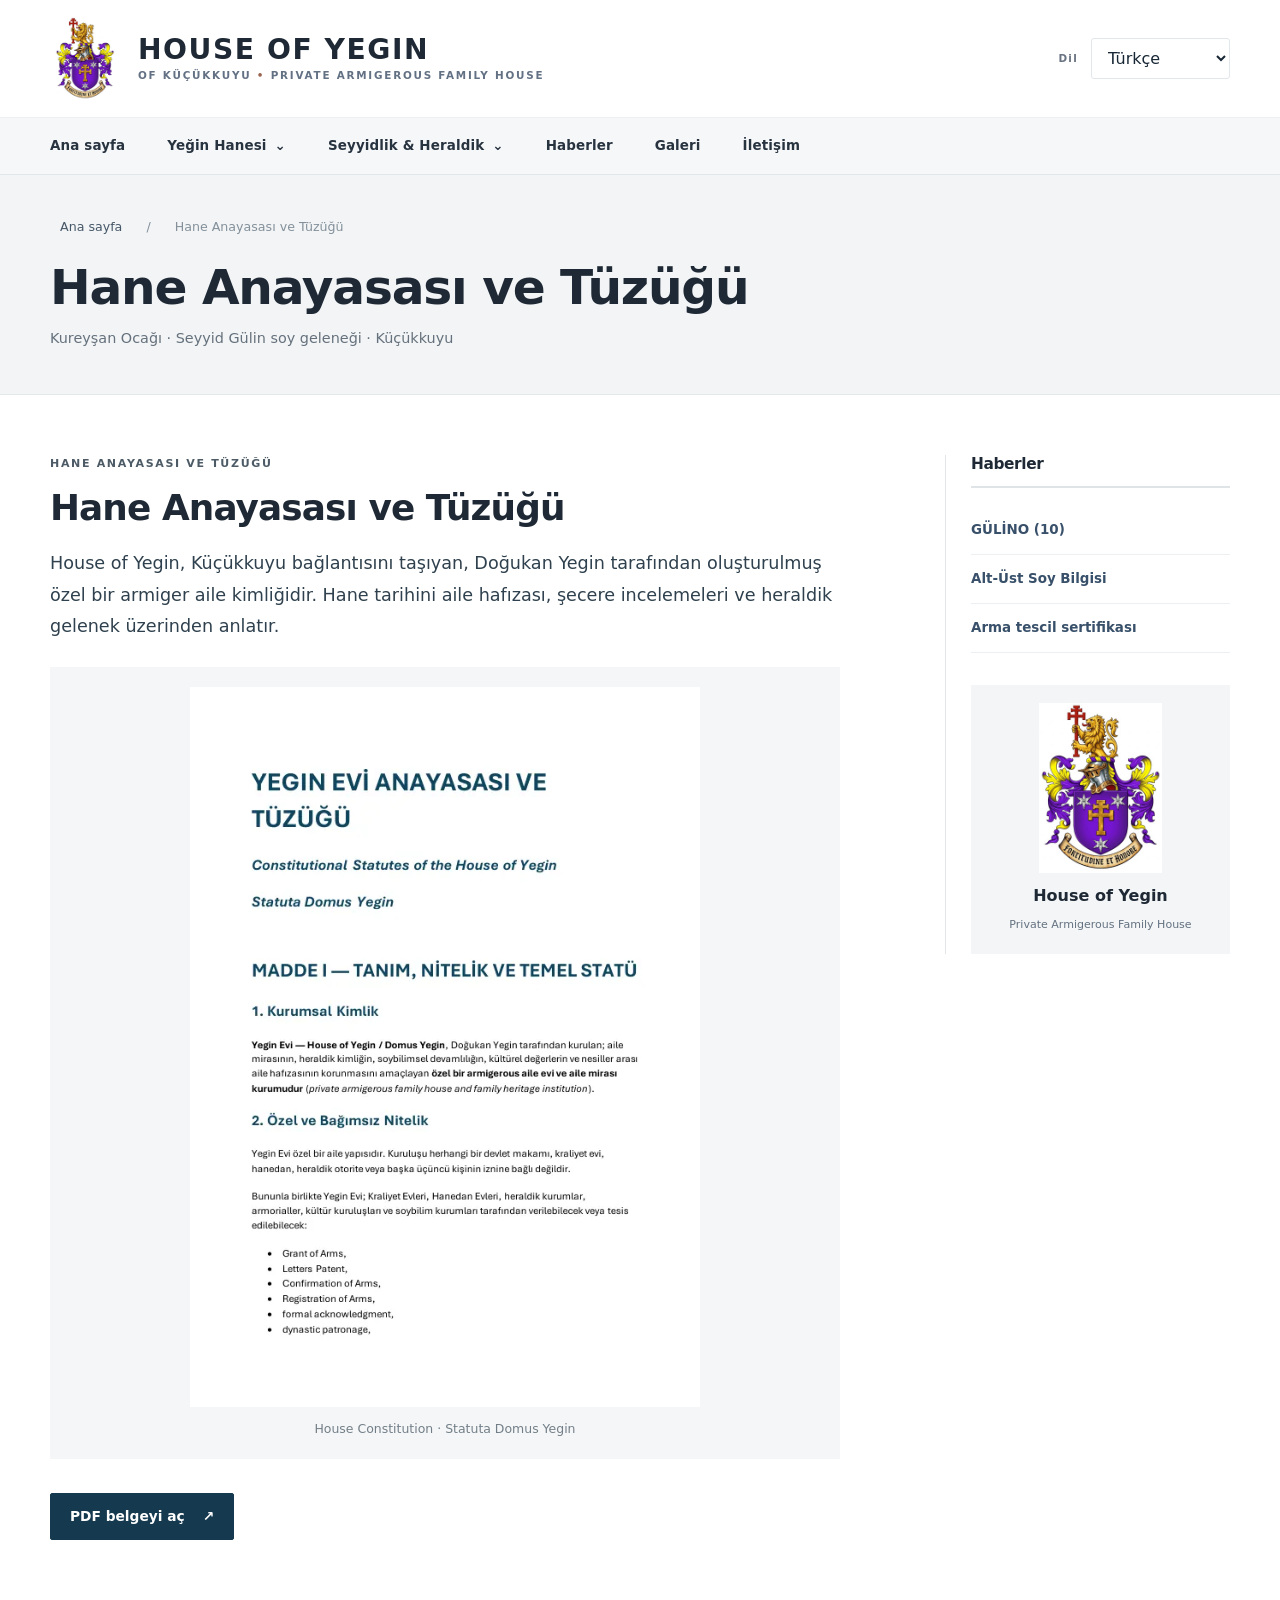
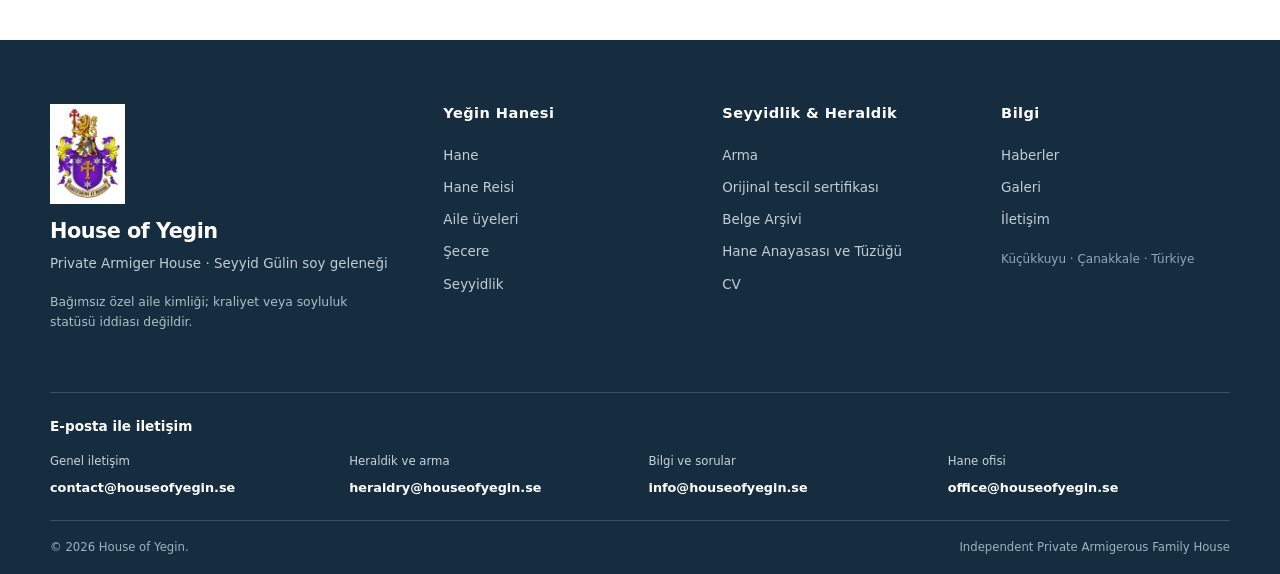
<file: tuzuk.html>
<!DOCTYPE html>

<html dir="ltr" lang="tr"><head><meta charset="utf-8"/><meta content="width=device-width,initial-scale=1" name="viewport"/><meta content="light" name="color-scheme"/><meta content="#ffffff" name="theme-color"/><meta content="House of Yegin, of Küçükkuyu — private armigerous family house. Kureyşan Ocak, Seyyid Gülin lineage research, founder Doğukan Yegin, registered arms No. 0773." name="description"/><title>House of Yegin — constitution</title><link href="assets/house-yegin-shield.svg" rel="icon" type="image/svg+xml"/><link href="modern.css" rel="stylesheet"/><script defer="" src="translations.js"></script><script defer="" src="translations-additions.js"></script><script defer="" src="translations-modern.js"></script><script defer="" src="translations-submenu.js"></script><script defer="True" src="translations-photo.js"></script><script defer="" src="translations-emails.js"></script><script defer="" src="modern.js"></script></head><body data-page="constitution"><a class="skip-to-content" href="#main"><span data-i18n="skip">Ana içeriğe geç</span></a><header class="site-header"><div class="container head-brand-row"><a class="brand" href="index.html"><span class="brand-image"><img alt="House of Yegin" src="assets/dogukan-yegin-registered-arms.jpg"/></span><span class="brand-wordmark"><strong>HOUSE OF YEGIN</strong><small>OF KÜÇÜKKUYU <i>•</i> PRIVATE ARMIGEROUS FAMILY HOUSE</small></span></a><div class="brand-utilities"><span class="utility-label"><span data-i18n="languageTitle">LANGUAGE</span></span><select aria-label="Language" id="language"><option value="tr">Türkçe</option><option value="en">English</option><option value="nb">Norsk</option><option value="sv">Svenska</option><option value="da">Dansk</option><option value="es">Español</option><option value="de">Deutsch</option><option value="ar">العربية</option><option value="ka">ქართული</option><option value="fr">Français</option><option value="nl-BE">Vlaams</option></select><button aria-controls="main-nav" aria-expanded="false" class="menu-toggle" id="menu-toggle" type="button">☰ <span><span data-i18n="menuLabel">Menü</span></span></button></div></div><div class="nav-shell"><div class="container"><nav aria-label="Main menu" class="site-nav" id="main-nav"><ul class="nav-main"><li><a class="" href="index.html"><span data-i18n="navHome">Ana sayfa</span></a></li><li class="has-dropdown"><button aria-expanded="false" class="drop-trigger" type="button"><span data-i18n="navHouseTop">Yeğin Hanesi</span> <span aria-hidden="true">⌄</span></button><ul class="dropdown" role="list"><li><a class="" href="hane.html"><span data-i18n="navHouse">Hane Hakkında</span></a></li><li><a class="" href="aile.html"><span data-i18n="navFamily">Aile Üyeleri</span></a></li><li><a class="" href="hane-reisi.html"><span data-i18n="navHead">Hane Reisi</span></a></li><li><a class="" href="secere.html"><span data-i18n="navTree">Şecere</span></a></li><li><a class="" href="tuzuk.html"><span data-i18n="navConstitution">Hane Tüzüğü</span></a></li></ul></li><li class="has-dropdown"><button aria-expanded="false" class="drop-trigger" type="button"><span data-i18n="navHeritageTop">Miras &amp; Heraldik</span> <span aria-hidden="true">⌄</span></button><ul class="dropdown" role="list"><li><a class="" href="seyyidlik.html"><span data-i18n="navHeritage">Seyyidlik</span></a></li><li><a class="" href="arma.html"><span data-i18n="navArms">Kişisel Arma</span></a></li><li class="has-submenu"><button aria-expanded="false" class="submenu-trigger" type="button"><span data-i18n="navArmDocs">Arma belgeleri</span> <span aria-hidden="true">›</span></button><ul class="submenu" role="list"><li><a href="sertifika.html"><span data-i18n="navCertificate">Arma Sertifikası</span></a></li><li><a href="tuzuk.html"><span data-i18n="navConstitution">Hane Tüzüğü</span></a></li></ul></li><li class="has-submenu"><button aria-expanded="false" class="submenu-trigger" type="button"><span data-i18n="navResearchArchive">Araştırma ve arşiv</span> <span aria-hidden="true">›</span></button><ul class="submenu" role="list"><li><a href="dosyalar.html"><span data-i18n="navDocuments">Belge Arşivi</span></a></li><li><a href="ozgecmis.html"><span data-i18n="navCV">Özgeçmiş</span></a></li></ul></li></ul></li><li><a class="" href="haberler.html"><span data-i18n="navNews">Haberler</span></a></li><li><a class="" href="galeri.html"><span data-i18n="navGallery">Galeri</span></a></li><li><a class="" href="iletisim.html"><span data-i18n="navContact">İletişim</span></a></li></ul></nav></div></div></header><main id="main"><div class="page-banner"><div class="container"><p class="page-crumb"><a class="" href="index.html"><span data-i18n="navHome">Ana sayfa</span></a> <span> / </span> <span data-i18n="navConstitution">Hane Tüzüğü</span></p><h1><span data-i18n="navConstitution">Hane Tüzüğü</span></h1><p><span data-i18n="siteIdentity">Küçükkuyu · Özel armiger aile hanesi · Kureyşan seyyidlik geleneği</span></p></div></div><div class="container article-layout"><article class="main-article"><p class="article-eyebrow"><span data-i18n="navConstitution">Hane Tüzüğü</span></p><h2><span data-i18n="navConstitution">Hane Tüzüğü</span></h2><p class="lead"><span data-i18n="constitutionSummary">Yegin Evi bağımsız özel armiger aile hanesidir; soy devamlılığını, belgeleri, heraldik kimliği ve aile mirasını korumayı amaçlar.</span></p><figure class="wide-figure"><img alt="House of Yegin Constitution" src="assets/constitution-preview.webp"/><figcaption>House Constitution · Statuta Domus Yegin</figcaption></figure><a class="primary-cta small" href="documents/house-of-yegin-constitution.pdf" target="_blank"><span data-i18n="openPdf">PDF belgesini aç</span> ↗</a></article><aside class="page-sidebar"><h3><span data-i18n="recentNews">Son gelişmeler</span></h3><div class="sidebar-links"><a href="haberler.html"><span data-i18n="newsTitle1">Şecere araştırması</span></a><a href="haberler.html"><span data-i18n="newsTitle2">Soy kaydı incelemesi</span></a><a href="haberler.html"><span data-i18n="newsTitle3">Arma kaydı</span></a></div><div class="sidebar-promo"><img alt="" src="assets/dogukan-yegin-registered-arms.jpg"/><p>House of Yegin</p><small>Private Armigerous Family House</small></div></aside></div></main><footer class="site-footer"><div class="container footer-grid"><div class="footer-about"><img alt="" height="90" src="assets/dogukan-yegin-registered-arms.jpg" width="68"/><h3>House of Yegin</h3><p><span data-i18n="footerTag">Özel armiger aile hanesi · Seyyid Gülin şecere geleneği</span></p><small><span data-i18n="footerDisclaimer">Kraliyet veya soyluluk hanesi olduğu iddiası bulunmayan özel aile kimliği.</span></small></div><div><h4><span data-i18n="navHouseTop">Yeğin Hanesi</span></h4><a class="" href="hane.html"><span data-i18n="navHouse">Hane</span></a> <a class="" href="hane-reisi.html"><span data-i18n="navHead">Hane Reisi</span></a> <a class="" href="aile.html"><span data-i18n="navFamily">Aile</span></a> <a class="" href="secere.html"><span data-i18n="navTree">Şecere</span></a> <a class="" href="seyyidlik.html"><span data-i18n="navHeritage">Seyyidlik</span></a></div><div><h4><span data-i18n="navHeritageTop">Miras &amp; Heraldik</span></h4><a class="" href="arma.html"><span data-i18n="navArms">Arma</span></a> <a class="" href="sertifika.html"><span data-i18n="navCertificate">Sertifika</span></a> <a class="" href="dosyalar.html"><span data-i18n="navDocuments">Arşiv</span></a> <a class="" href="tuzuk.html"><span data-i18n="navConstitution">Tüzük</span></a> <a class="" href="ozgecmis.html"><span data-i18n="navCV">CV</span></a></div><div><h4><span data-i18n="footerExplore">Bilgi</span></h4><a class="" href="haberler.html"><span data-i18n="navNews">Haberler</span></a> <a class="" href="galeri.html"><span data-i18n="navGallery">Galeri</span></a> <a class="" href="iletisim.html"><span data-i18n="navContact">İletişim</span></a><p class="footer-address">Küçükkuyu · Çanakkale · Türkiye</p></div></div><div aria-label="House of Yegin email addresses" class="container site-footer-email-links"><div class="footer-email-heading"><span data-i18n="emailFooterTitle">E-posta ile iletişim</span></div><div class="footer-email-grid"><div class="footer-email-item"><span data-i18n="emailContact">Genel iletişim</span><a dir="ltr" href="mailto:contact@houseofyegin.se">contact@houseofyegin.se</a></div><div class="footer-email-item"><span data-i18n="emailHeraldry">Heraldik ve arma</span><a dir="ltr" href="mailto:heraldry@houseofyegin.se">heraldry@houseofyegin.se</a></div><div class="footer-email-item"><span data-i18n="emailInfo">Bilgi ve sorular</span><a dir="ltr" href="mailto:info@houseofyegin.se">info@houseofyegin.se</a></div><div class="footer-email-item"><span data-i18n="emailOffice">Hane ofisi</span><a dir="ltr" href="mailto:office@houseofyegin.se">office@houseofyegin.se</a></div></div></div><div class="footer-bottom container"><span>© <span id="year">2026</span> House of Yegin.</span><span>Independent Private Armigerous Family House</span></div></footer><div class="lightbox" hidden="" id="lightbox"><button aria-label="Close" id="close-lightbox" type="button">×</button><img alt="" id="lightbox-image"/></div></body></html>
</file>
<file: modern.css>
:root{--ink:#1e2935;--muted:#667280;--line:#e2e7eb;--blue:#183b52;--accent:#9a6551;--cream:#f6f7f8;--paper:#fff;--max:1180px}*{box-sizing:border-box}html{scroll-behavior:smooth}body{margin:0;background:#fff;color:var(--ink);font:16px/1.65 system-ui,-apple-system,"Segoe UI",Arial,sans-serif;-webkit-font-smoothing:antialiased}img{max-width:100%;display:block}a{color:inherit;text-decoration:none}button,select{font:inherit}button{cursor:pointer}p{margin:0 0 17px}h1,h2,h3,h4{line-height:1.22;letter-spacing:-.025em;margin:0 0 18px}h1{font-size:clamp(2.7rem,5vw,4.25rem)}h2{font-size:clamp(1.8rem,3vw,2.75rem)}h3{font-size:1.3rem}small{font-size:.77rem}.container{width:min(var(--max),calc(100% - 64px));margin-inline:auto}.skip-to-content{position:absolute;top:-80px;left:12px;z-index:100;padding:10px 14px;background:#fff;color:#111}.skip-to-content:focus{top:10px}.site-header{background:#fff;position:relative;z-index:30}.head-brand-row{min-height:117px;display:flex;align-items:center;justify-content:space-between;gap:16px}.brand{display:inline-flex;align-items:center;gap:18px}.brand-image{width:70px;height:89px;display:grid;place-items:center;overflow:hidden}.brand-image img{height:84px;width:auto;object-fit:contain}.brand-wordmark{display:flex;flex-direction:column;gap:0}.brand-wordmark strong{font-size:clamp(1.4rem,2.2vw,2rem);line-height:1.2;font-weight:750;letter-spacing:.055em}.brand-wordmark small{letter-spacing:.17em;font-size:.65rem;font-weight:600;color:#637184}.brand-wordmark i{font-style:normal;color:var(--accent)}.brand-utilities{display:flex;align-items:center;gap:13px}.utility-label{font-size:.65rem;letter-spacing:.12em;color:#6a7381;font-weight:700}#language{border:1px solid var(--line);border-radius:3px;background:#fff;padding:9px 29px 9px 12px;max-width:170px;color:#182735}.nav-shell{background:#f6f7f8;border-top:1px solid #edf0f2;border-bottom:1px solid #e1e6e9}.site-nav{width:100%}.nav-main{margin:0;padding:0;list-style:none;display:flex;align-items:stretch;gap:0}.nav-main>li{position:relative}.nav-main>li>a,.drop-trigger{display:flex;align-items:center;gap:8px;height:56px;border:0;background:transparent;padding:0 21px;font-size:.84rem;letter-spacing:.01em;font-weight:700;color:#283340;white-space:nowrap}.nav-main>li:first-child>a{padding-left:0}.nav-main>li>a:hover,.drop-trigger:hover,.nav-main>li:focus-within>.drop-trigger,.nav-main>li>.is-current{color:#975b47}.dropdown{display:none;position:absolute;min-width:265px;top:calc(100% - 1px);left:0;z-index:99;background:#fff;list-style:none;margin:0;padding:9px 0;border:1px solid #e0e5e9;box-shadow:0 16px 35px #15253c19}.dropdown li a{display:block;padding:12px 20px;font-size:.86rem;border-bottom:1px solid #f2f3f4}.dropdown li:last-child a{border:0}.dropdown li a:hover,.dropdown li a:focus{background:#f6f7f8;color:var(--accent)}.has-dropdown:hover .dropdown,.has-dropdown:focus-within .dropdown,.has-dropdown.is-open .dropdown{display:block}.menu-toggle{display:none;background:#fff;border:1px solid #dde3e7;border-radius:3px;padding:9px 14px;font-size:1rem}.home-hero{position:relative;overflow:hidden;background:#eff3f5}.slide{display:none;min-height:545px;animation:fade-in .25s ease-out}.slide.is-visible{display:block}@keyframes fade-in{from{opacity:.6}to{opacity:1}}.slide-grid{min-height:545px;display:grid;grid-template-columns:1fr .96fr;align-items:center;gap:50px}.slide-copy{padding:70px 0 90px}.slide-eyebrow{color:#9b604b;text-transform:uppercase;letter-spacing:.16em;font-size:.74rem;font-weight:800;margin-bottom:18px}.slide-copy h1,.slide-copy h2{font-weight:750;color:#153249;max-width:660px;margin-bottom:24px;letter-spacing:-.055em}.slide-copy h2{font-size:clamp(2.5rem,4.6vw,4.1rem)}.slide-sub{font-size:1.14rem;color:#4c5b67;max-width:520px;line-height:1.75;margin-bottom:30px}.slide-visual{height:545px;display:flex;align-items:center;justify-content:center;position:relative;overflow:hidden}.slide-visual:after{content:"";position:absolute;inset:auto 0 0;background:linear-gradient(transparent,#eff3f5);height:100px;pointer-events:none}.slide-visual img{object-fit:contain;max-height:460px;max-width:90%;filter:drop-shadow(0 14px 24px #23415a19)}.portrait-visual img{height:380px;max-width:420px;width:380px;object-fit:cover;border-radius:1px;box-shadow:24px 24px 0 #dde7eb}.arms-visual img{max-height:495px;mix-blend-mode:multiply}.tree-visual img{width:440px;height:450px;object-fit:contain}.cert-visual img{max-height:470px}.primary-cta{display:inline-flex;align-items:center;justify-content:center;gap:18px;background:#15394f;color:#fff;padding:13px 23px;font-size:.86rem;font-weight:750;border-radius:2px;border:1px solid #15394f;transition:.18s}.primary-cta:hover{background:#28526b}.primary-cta.small{padding:11px 19px;max-width:max-content}.slide-arrow{position:absolute;z-index:2;top:50%;transform:translateY(-50%);height:42px;width:38px;background:#fff9;border:1px solid #dae0e2;font-size:2rem;line-height:30px;color:#3a4d5f}.slide-arrow:hover{background:#fff}.prev-slide{left:14px}.next-slide{right:14px}.slider-dots{position:absolute;bottom:23px;left:50%;transform:translateX(-50%);display:flex;gap:10px;z-index:3}.slider-dots button{height:7px;width:27px;background:#c5cdd1;border:0;padding:0;border-radius:1px}.slider-dots button.is-active{background:#1a4159}.home-intro{display:grid;grid-template-columns:1fr 1.2fr;gap:100px;padding-top:75px;padding-bottom:68px}.intro-heading{max-width:430px}.top-accent{display:block;width:40px;height:4px;background:#ae795c;margin:0 0 25px}.eyebrow{font-size:.75rem;letter-spacing:.14em;text-transform:uppercase;color:#9b684f;font-weight:800;margin:0 0 10px}.home-intro h2{font-size:clamp(1.8rem,2.7vw,2.65rem)}.intro-body{color:#52606b;font-size:1.02rem}.text-link{font-size:.84rem;font-weight:750;color:#a0644b;display:inline-flex;align-items:center;gap:7px}.text-link:hover{text-decoration:underline}.section-heading-line{display:flex;gap:25px;align-items:center;justify-content:space-between;border-bottom:1px solid var(--line);margin-bottom:32px;padding-bottom:17px}.section-heading-line h2{font-size:1.65rem;margin:0;font-weight:750}.home-features{padding-bottom:86px}.feature-grid{display:grid;grid-template-columns:repeat(3,minmax(0,1fr));gap:30px}.feature-card{background:#fff}.feature-image{height:245px;display:block;background:#f4f6f6;overflow:hidden}.feature-image img{height:100%;width:100%;object-fit:cover;transition:transform .3s}.feature-card:nth-child(2) img,.feature-card:nth-child(3) img{object-fit:contain;padding:15px}.feature-image:hover img{transform:scale(1.025)}.feature-info{padding-top:20px}.feature-info h3{font-size:1.3rem;margin-bottom:12px}.feature-info p:not(.eyebrow){color:#66727d;font-size:.92rem;line-height:1.62}.gallery-strip{padding:64px 0 80px;background:#f5f7f8}.gallery-strip-grid{display:grid;grid-template-columns:repeat(4,1fr);gap:15px}.gallery-strip-grid a{height:220px;overflow:hidden;background:#e6eaed;display:grid;place-items:center}.gallery-strip-grid img{height:100%;width:100%;object-fit:cover;transition:transform .2s}.gallery-strip-grid a:nth-child(n+2) img{object-fit:contain;padding:10px}.gallery-strip-grid a:hover img{transform:scale(1.04)}.home-news{padding-top:74px;padding-bottom:100px}.news-layout{display:grid;grid-template-columns:1fr 300px;gap:75px}.news-item{display:grid;grid-template-columns:155px 1fr;gap:25px;padding:19px 0 26px;border-bottom:1px solid var(--line)}.news-item:first-child{padding-top:0}.news-thumb{height:130px;display:grid;place-items:center;overflow:hidden;background:#eef2f4}.news-thumb img{width:100%;height:100%;object-fit:contain}.news-date{font-size:.72rem;color:#a26f58;font-weight:800;letter-spacing:.065em;margin:0 0 8px}.news-text h3{font-size:1.15rem;margin-bottom:10px}.news-text p:not(.news-date){font-size:.88rem;color:#687480;margin-bottom:12px}.home-news-side{padding:22px;background:#f4f6f7;align-self:start}.side-heading{font-weight:800;border-bottom:1px solid #dfe4e7;padding-bottom:12px;margin-bottom:20px}.home-news-side>a:first-of-type{display:block;padding:15px;background:#fff}.home-news-side img{height:230px;width:100%;object-fit:contain}.home-news-side h3{font-size:1.15rem;margin-top:17px}.home-news-side p{color:#677684;font-size:.88rem}.page-banner{background:#f2f4f6;border-bottom:1px solid #e3e8eb;padding:42px 0 43px}.page-crumb{font-size:.79rem;color:#83909a;margin-bottom:20px}.page-crumb a{color:#465768}.page-crumb span{margin:0 10px}.page-banner h1{font-size:clamp(2.25rem,3.8vw,3.2rem);font-weight:750;margin-bottom:10px}.page-banner p:last-child{font-size:.9rem;color:#65717c;margin:0}.article-layout{display:grid;grid-template-columns:minmax(0,1fr) 285px;gap:70px;padding-top:60px;padding-bottom:100px}.main-article{min-width:0;max-width:790px}.article-eyebrow{text-transform:uppercase;letter-spacing:.15em;font-size:.69rem;color:#9e745b;font-weight:800;margin:0 0 13px}.main-article h2{font-size:clamp(1.7rem,2.8vw,2.7rem)}.main-article h3{font-size:1.35rem;margin-top:35px}.main-article p{color:#4d5b67}.main-article p.lead{font-size:1.1rem;line-height:1.8;color:#2f414e}.article-photo{max-width:530px;margin:25px 0 35px;background:#f3f5f6;display:grid;place-items:center;padding:12px}.article-photo img{max-height:510px;width:auto;object-fit:contain}.main-article:has(.article-photo img[src$="portrait.jpg"]) .article-photo{max-width:380px;padding:0}.main-article:has(.article-photo img[src$="portrait.jpg"]) .article-photo img{width:100%;height:360px;object-fit:cover}.page-sidebar{border-left:1px solid #e2e6e9;padding-left:25px;align-self:start}.page-sidebar h3{font-size:.96rem;border-bottom:2px solid #dfe4e7;padding-bottom:12px}.sidebar-links a{display:block;padding:13px 0;border-bottom:1px solid #edf0f2;font-weight:650;font-size:.84rem;color:#38506a}.sidebar-promo{background:#f3f5f6;text-align:center;margin-top:32px;padding:18px}.sidebar-promo img{height:170px;width:100%;object-fit:contain}.sidebar-promo p{font-weight:800;margin:10px 0 0}.sidebar-promo small{font-size:.69rem;color:#637181}.wide-figure{margin:24px 0 34px;padding:20px;background:#f5f6f7;max-width:100%;overflow:hidden}.wide-figure img{width:100%;max-height:720px;object-fit:contain}.wide-figure figcaption{text-align:center;font-size:.78rem;color:#737f88;margin-top:12px}.certificate-figure img{max-height:820px}.genealogy-chain{padding:17px 19px;border-left:4px solid #bd8d58;background:#fbf7f0;line-height:2.1;font-weight:650;font-size:.91rem}.genealogy-chain.civil{border-color:#4d8a8d;background:#f2f8f8}.source-alert{background:#f3f6f7;border-left:3px solid #65869a;padding:19px;font-size:.91rem;margin:23px 0}.recorded-blazon{border-top:1px solid #e4e8eb;border-bottom:1px solid #e4e8eb;padding:20px 0}.recorded-blazon p{font-size:.9rem;margin-top:4px}.clean-list{padding-left:21px;line-height:2.1}.info-grid{display:grid;grid-template-columns:repeat(3,1fr);gap:12px;margin-top:32px}.info-grid a{background:#f3f6f8;padding:19px;display:flex;flex-direction:column;gap:8px}.info-grid strong{font-size:.87rem}.info-grid span{color:#8a604d;font-size:.78rem}.line-list{display:flex;flex-wrap:wrap;gap:10px}.line-list span{padding:8px 12px;background:#f1f4f5;border:1px solid #e1e6e8;font-size:.86rem}.action-row{display:flex;align-items:center;gap:20px;margin-top:24px}.document-grid{display:grid;grid-template-columns:repeat(2,minmax(0,1fr));gap:25px;margin:25px 0}.document-card{border:1px solid #e5e8eb;min-width:0;overflow:hidden}.document-preview{height:220px;background:#f4f6f7;display:grid;place-items:center;padding:12px}.document-preview img{object-fit:contain;max-height:196px}.document-info{padding:19px}.document-info h3{font-size:1.08rem;margin-bottom:10px}.document-info p{font-size:.86rem}.gallery-grid{display:grid;grid-template-columns:repeat(3,minmax(0,1fr));gap:16px}.gallery-tile{display:block;position:relative;background:#f2f4f6;min-height:205px;overflow:hidden}.gallery-tile img{width:100%;height:230px;object-fit:contain;padding:8px}.gallery-tile span{display:block;background:#fff;padding:8px 11px;font-size:.78rem;font-weight:700}.page-news .news-item{grid-template-columns:145px 1fr}.cv-banner{margin-top:35px;display:flex;gap:26px;align-items:center;background:#f4f6f7;padding:25px}.cv-banner img{width:150px;height:190px;object-fit:contain}.contact-slab{background:#f3f6f7;padding:31px;display:flex;flex-direction:column;align-items:start;margin:28px 0}.contact-slab h3{margin-top:0}.site-footer{background:#152d3e;color:#d8e1e6;padding-top:64px}.footer-grid{display:grid;grid-template-columns:1.5fr 1fr 1fr 1fr;gap:50px;padding-bottom:60px}.footer-about img{height:100px;width:75px;object-fit:contain;background:#fff;padding:4px}.footer-about h3{color:#fff;margin-top:15px;margin-bottom:8px}.footer-about p{color:#c1cdd5;font-size:.84rem}.footer-about small{color:#adbec8;max-width:300px;display:block}.footer-grid h4{font-size:.91rem;letter-spacing:.03em;color:#fff;margin-bottom:18px}.footer-grid>div:not(:first-child)>a{display:block;padding:5px 0;font-size:.84rem;color:#c1ced7}.footer-grid a:hover{color:#fff}.footer-address{font-size:.75rem;color:#93a8b4;margin-top:14px}.footer-bottom{padding:17px 0;border-top:1px solid #365161;display:flex;justify-content:space-between;font-size:.73rem;color:#9db3bd}.lightbox{position:fixed;inset:0;background:#06131de8;z-index:150;display:flex;align-items:center;justify-content:center;padding:65px 25px}.lightbox[hidden]{display:none}.lightbox img{max-width:95%;max-height:100%;object-fit:contain}.lightbox button{position:absolute;top:14px;right:23px;font-size:2.3rem;border:0;color:#fff;background:transparent}html[dir="rtl"] .nav-main,html[dir="rtl"] .head-brand-row{direction:rtl}html[dir="rtl"] .dropdown{left:auto;right:0}html[dir="rtl"] .page-sidebar{border-left:0;border-right:1px solid #e2e6e9;padding-left:0;padding-right:25px}html[dir="rtl"] .genealogy-chain,html[dir="rtl"] .source-alert{border-left:0;border-right:4px solid #698597}html[dir="rtl"] .brand-wordmark{direction:ltr;text-align:left}html[dir="rtl"] .site-footer{text-align:right}
@media(max-width:1050px){.nav-main>li>a,.drop-trigger{padding-inline:13px}.container{width:min(var(--max),calc(100% - 42px))}.slide-grid{gap:20px}.news-layout{gap:30px}.article-layout{gap:30px}.home-intro{gap:40px}}
@media(max-width:800px){.head-brand-row{min-height:96px}.brand-image{width:52px;height:70px}.brand-image img{height:70px}.brand-wordmark strong{font-size:1.34rem}.brand-wordmark small{font-size:.52rem;letter-spacing:.06em}.utility-label{display:none}.menu-toggle{display:flex;align-items:center;gap:8px}.nav-shell{border-top:0}.site-nav{display:none}.site-nav.is-open{display:block}.nav-main{display:block;padding-bottom:15px}.nav-main>li>a,.drop-trigger,.nav-main>li:first-child>a{height:auto;padding:12px 12px;width:100%;text-align:start;justify-content:space-between}.dropdown{position:static;display:none;min-width:0;border:0;box-shadow:none;padding:0 0 5px 16px;background:#edf1f3}.has-dropdown:hover .dropdown{display:none}.has-dropdown.is-open .dropdown,.has-dropdown:focus-within.is-open .dropdown{display:block}.dropdown li a{padding:11px 13px}.slide,.slide-grid{min-height:auto}.slide-grid{grid-template-columns:1fr 1fr}.slide-copy{padding:45px 0 70px}.slide-visual{height:450px}.slide-visual img{max-height:380px}.portrait-visual img{height:300px;width:300px}.feature-grid{grid-template-columns:repeat(2,1fr)}.feature-card:last-child{grid-column:1/-1;display:grid;grid-template-columns:1fr 1fr;gap:25px}.feature-card:last-child .feature-image{height:245px}.gallery-strip-grid a{height:170px}.article-layout{grid-template-columns:minmax(0,1fr)}.page-sidebar{border-left:0;border-top:1px solid #e2e6e9;padding:25px 0 0;max-width:100%}.sidebar-promo{display:none}.footer-grid{grid-template-columns:repeat(2,1fr)}.home-intro{padding-top:60px;padding-bottom:50px}}
@media(max-width:570px){.container{width:calc(100% - 32px)}.head-brand-row{flex-wrap:wrap;min-height:95px;padding-top:12px;padding-bottom:10px;gap:9px}.brand{gap:9px}.brand-image{width:43px;height:56px}.brand-image img{height:53px}.brand-wordmark strong{font-size:1.07rem}.brand-wordmark small{font-size:.42rem;letter-spacing:.015em}.brand-utilities{gap:5px}.brand-utilities select{max-width:98px;padding:7px 2px;font-size:.73rem}.menu-toggle{padding:5px 7px;font-size:1rem}.menu-toggle span{display:none}.slide-grid{display:flex;flex-direction:column-reverse;gap:0}.slide-visual{height:240px;width:100%;margin-top:8px}.slide-visual img{max-height:225px}.slide-visual:after{height:30px}.portrait-visual img{width:215px;height:215px;box-shadow:10px 10px 0 #dbe4e9}.tree-visual img{width:240px;height:220px}.slide-copy{text-align:center;padding:16px 12px 69px}.slide-copy h1,.slide-copy h2{font-size:2.3rem;margin-bottom:14px}.slide-eyebrow{font-size:.65rem}.slide-sub{font-size:.95rem;line-height:1.6;margin-bottom:18px}.slide-arrow{top:205px;width:32px;height:35px}.prev-slide{left:4px}.next-slide{right:4px}.slider-dots{bottom:18px}.home-intro{grid-template-columns:1fr;gap:20px;padding-top:43px;padding-bottom:42px}.home-intro h2{font-size:1.9rem}.home-features{padding-bottom:55px}.feature-grid{grid-template-columns:1fr;gap:25px}.feature-card:last-child{grid-column:auto;display:block}.feature-image,.feature-card:last-child .feature-image{height:215px}.section-heading-line{margin-bottom:22px}.section-heading-line h2{font-size:1.42rem}.gallery-strip{padding:45px 0}.gallery-strip-grid{grid-template-columns:repeat(2,1fr);gap:9px}.gallery-strip-grid a{height:155px}.home-news{padding-top:48px;padding-bottom:60px}.news-layout{grid-template-columns:1fr;gap:30px}.news-item{grid-template-columns:90px 1fr;gap:15px;padding-bottom:20px}.news-thumb{height:100px}.news-text h3{font-size:1rem}.news-text p:not(.news-date){font-size:.8rem}.page-banner{padding:32px 0}.page-banner h1{font-size:2.15rem}.article-layout{padding-top:36px;padding-bottom:60px}.main-article h2{font-size:1.8rem}.main-article p.lead{font-size:1rem}.main-article:has(.article-photo img[src$="portrait.jpg"]) .article-photo img{height:290px}.info-grid{grid-template-columns:1fr}.document-grid{grid-template-columns:1fr;gap:18px}.gallery-grid{grid-template-columns:repeat(2,minmax(0,1fr));gap:9px}.gallery-tile img{height:160px}.gallery-tile span{font-size:.7rem}.page-news .news-item{grid-template-columns:85px 1fr}.cv-banner{gap:10px;padding:14px}.cv-banner img{width:90px;height:130px}.footer-grid{grid-template-columns:1fr 1fr;gap:25px;padding-bottom:40px}.footer-grid>div:first-child{grid-column:1/-1}.footer-bottom{display:block}.footer-bottom span{display:block;margin-bottom:5px}html[dir="rtl"] .brand-wordmark{text-align:left}}
/* Source-document thumbnails use a focused crop instead of shrinking a white PDF page into an empty rectangle. */
.news-item:first-child .news-thumb img,.home-news-side img{object-fit:cover;object-position:center 16%}
/* Two-tier submenu, matching the reference site's menu hierarchy without copying its code. */
.dropdown>li.has-submenu{position:relative}.dropdown>li.has-submenu>.submenu-trigger{width:100%;display:flex;align-items:center;justify-content:space-between;background:#fff;border:0;padding:12px 20px;font-size:.86rem;color:#283340;text-align:start;font-weight:650}.dropdown>li.has-submenu>.submenu-trigger:hover{background:#f6f7f8}.submenu{display:none;position:absolute;left:100%;top:-8px;min-width:245px;margin:0;padding:8px 0;list-style:none;background:#fff;box-shadow:0 16px 35px #15253c19;border:1px solid #e1e6ea}.has-submenu:hover>.submenu,.has-submenu:focus-within>.submenu,.has-submenu.is-open>.submenu{display:block}.submenu a{display:block;padding:10px 17px;font-size:.86rem}.submenu a:hover{background:#f6f7f8}html[dir="rtl"] .submenu{left:auto;right:100%}@media(max-width:800px){.dropdown>li.has-submenu>.submenu-trigger{padding:11px 13px;background:#edf1f3}.submenu{position:static;border:0;box-shadow:none;background:#e5ebee;margin:0 0 6px;padding:3px 0 3px 15px}.has-submenu:hover>.submenu{display:none}.has-submenu.is-open>.submenu{display:block}.submenu a{padding:9px 11px}}

/* GÜLİNO (10) kaynak sayfası: özgün basılı şecere fotoğrafını galeriden ayrı büyütülebilir gösterir. */
.pedigree-source-section{margin:28px 0 40px;}
.original-pedigree-figure{margin:18px 0 14px;padding:16px;background:#f3f5f6;border:1px solid #dce3e6;}
.pedigree-photo-link{display:block;width:100%;text-align:center;cursor:zoom-in;outline-offset:4px;}
.pedigree-photo-link img{display:block;width:100%;height:auto;object-fit:contain;max-height:720px;margin:auto;}
.original-pedigree-figure figcaption{margin:14px 0 0;font-size:.82rem;line-height:1.65;text-align:center;color:#53616d;}
.original-pedigree-compact img{max-height:540px;}
.pedigree-actions{display:flex;justify-content:space-between;align-items:center;gap:15px;flex-wrap:wrap;margin:10px 0 22px;}
.pedigree-help{font-size:.83rem;color:#6a7682;}
.gallery-strip-grid.gallery-with-original-photo{grid-template-columns:repeat(5,minmax(0,1fr));}
@media(max-width:800px){.gallery-strip-grid.gallery-with-original-photo{grid-template-columns:repeat(3,minmax(0,1fr));}}
@media(max-width:570px){.original-pedigree-figure{padding:7px}.gallery-strip-grid.gallery-with-original-photo{grid-template-columns:repeat(2,minmax(0,1fr));}}

/* Institution email channels — contact page + site-wide footer */
.contact-head-credit{margin:22px 0 0;color:#34485a;font-size:.94rem}
.house-contact-panel{margin:22px 0 30px;padding:27px;background:#f4f6f8;border:1px solid #e1e6ea}
.house-contact-intro h3{margin:0 0 5px;font-size:1.35rem;color:#17364a}
.house-contact-intro p{margin:0 0 22px;color:#61717c;font-size:.9rem}
.email-address-grid{display:grid;grid-template-columns:repeat(2,minmax(0,1fr));gap:14px}
.email-address-card{min-width:0;background:#fff;border:1px solid #dfe5e8;padding:19px}
.email-role{font-weight:700;color:#465e6a;margin:0 0 9px;font-size:.82rem;letter-spacing:.015em}
.email-address-link{font-size:1.03rem;font-weight:650;display:block;color:#17394d;overflow-wrap:anywhere;word-break:break-word;text-align:start;unicode-bidi:isolate}
.email-write-link{display:inline-block;margin-top:13px;font-size:.79rem;font-weight:650;color:#287397}
.email-address-link:hover,.email-write-link:hover{text-decoration:underline}
.site-footer-email-links{padding:22px 0;border-top:1px solid #365161}
.footer-email-heading{font-size:.85rem;font-weight:750;margin:0 0 14px;color:#fff}
.footer-email-grid{display:grid;grid-template-columns:repeat(4,minmax(0,1fr));gap:17px}
.footer-email-item{min-width:0;display:flex;flex-direction:column;gap:6px}
.footer-email-item span{font-size:.73rem;color:#c6d4dd}
.footer-email-item a{font-size:.8rem;font-weight:600;color:#fff;overflow-wrap:anywhere;word-break:break-word;unicode-bidi:isolate;text-align:start}
.footer-email-item a:hover{text-decoration:underline}
@media(max-width:850px){.footer-email-grid{grid-template-columns:repeat(2,minmax(0,1fr))}}
@media(max-width:570px){.house-contact-panel{padding:15px}.email-address-grid{grid-template-columns:1fr}.email-address-card{padding:16px}.footer-email-grid{grid-template-columns:1fr 1fr;gap:18px 13px}.footer-email-item a{font-size:.73rem}}
@media(max-width:370px){.footer-email-grid{grid-template-columns:1fr}.footer-email-item a{font-size:.86rem}}
</file>
